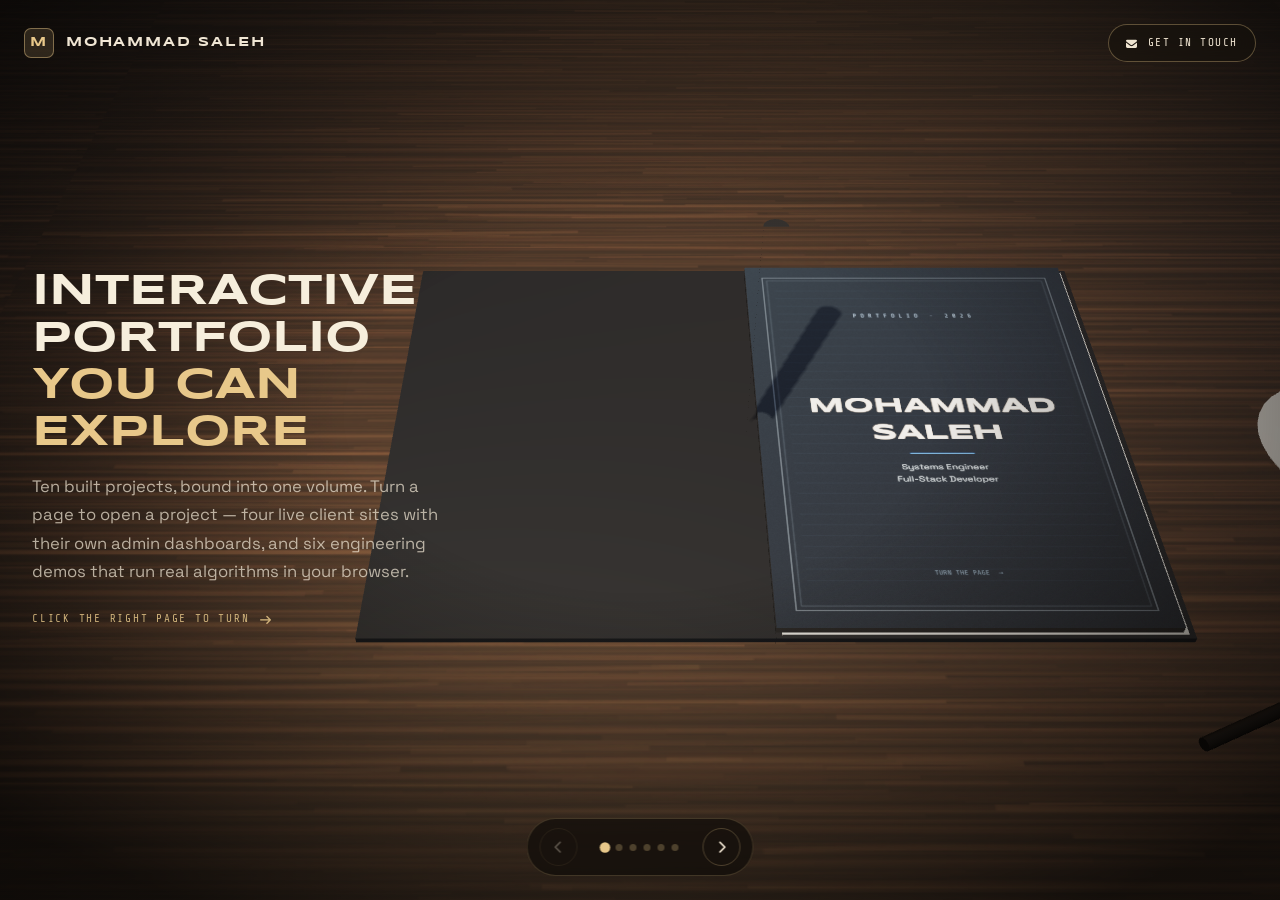
<file: index.html>
<!DOCTYPE html>
<html lang="en">
<head>
<meta charset="UTF-8">
<meta name="viewport" content="width=device-width, initial-scale=1.0">
<title>Mohammad Saleh — Interactive Portfolio</title>
<meta name="description" content="An interactive 3D portfolio you can explore: turn the pages of a book to move through ten built projects — live client sites with admin dashboards, and browser engineering demos.">
<meta name="theme-color" content="#0b0906">
<meta name="color-scheme" content="dark">
<meta property="og:type" content="website">
<meta property="og:title" content="Mohammad Saleh — Interactive Portfolio">
<meta property="og:description" content="Turn the pages of a 3D book to explore ten engineering projects.">

<link rel="stylesheet" href="assets/core.css">
<link rel="stylesheet" href="assets/vendor/fontawesome/css/all.min.css">
<link rel="icon" href="data:image/svg+xml,<svg xmlns='http://www.w3.org/2000/svg' viewBox='0 0 100 100'><rect width='100' height='100' rx='22' fill='%230b0906'/><text y='.92em' x='.5em' font-size='60' text-anchor='middle' fill='%23e8c88a' font-family='monospace' font-weight='bold'>M</text></svg>">

<script type="importmap">
{
  "imports": {
    "three": "/assets/vendor/three/three.module.min.js",
    "three/addons/": "/assets/vendor/three/addons/"
  }
}
</script>

<style>
    /* ======================================================================
       A warmer palette than the rest of the site: this page is a desk, and a
       desk is lit by a lamp.
       ====================================================================== */
    :root {
        --paper: #f3ead8;
        --ink: #0b0906;
        --lamp: #e8c88a;
        --lamp-soft: rgba(232, 200, 138, 0.14);
    }

    html, body { height: 100%; overflow: hidden; }
    body { background: #0b0906; cursor: default; }

    #stage { position: fixed; inset: 0; z-index: 0; }
    #stage canvas { outline: none; }
    #stage.is-over-page { cursor: pointer; }

    /* Darkens the corners so the lit book is the only bright thing. */
    .vignette {
        position: fixed; inset: 0; z-index: 1; pointer-events: none;
        background: radial-gradient(ellipse 72% 62% at 50% 46%, transparent 32%, rgba(5,4,3,0.82) 100%);
    }

    .ui { position: fixed; inset: 0; z-index: 2; pointer-events: none; }
    .ui > * { pointer-events: auto; }

    /* ---------------- top bar ---------------- */
    .topbar {
        position: absolute; inset: var(--space-5) var(--space-5) auto;
        display: flex; align-items: center; justify-content: space-between; gap: var(--space-4);
    }
    .brand {
        display: inline-flex; align-items: center; gap: var(--space-3);
        font-family: var(--font-display); font-size: 13px; font-weight: 700;
        letter-spacing: 0.14em; text-transform: uppercase; color: #f0e6d4; text-decoration: none;
    }
    .brand-mark {
        display: grid; place-items: center; width: 30px; height: 30px;
        border: 1px solid rgba(232,200,138,0.45); border-radius: 7px;
        background: var(--lamp-soft); color: var(--lamp); font-size: 13px;
    }
    .ghost-btn {
        display: inline-flex; align-items: center; gap: var(--space-2);
        padding: 9px 17px; border-radius: 99px;
        border: 1px solid rgba(232,200,138,0.34); background: rgba(20,16,11,0.5);
        backdrop-filter: blur(12px); -webkit-backdrop-filter: blur(12px);
        color: #efe4d1; text-decoration: none; cursor: pointer;
        font-family: var(--font-mono); font-size: 11px;
        letter-spacing: 0.14em; text-transform: uppercase;
        transition: background var(--speed) var(--ease-out), border-color var(--speed) var(--ease-out), color var(--speed) var(--ease-out);
    }
    .ghost-btn:hover { background: var(--lamp); border-color: var(--lamp); color: #18120a; }

    /* ---------------- headline, shown on the cover only ---------------- */
    .intro {
        position: absolute; left: var(--space-6); top: 50%; transform: translateY(-50%);
        max-width: min(420px, 36vw);
        transition: opacity var(--speed-slow) var(--ease-out), transform var(--speed-slow) var(--ease-out);
    }
    .intro.is-hidden { opacity: 0; transform: translateY(-50%) translateX(-26px); pointer-events: none; }
    .intro h1 {
        font-family: var(--font-display); font-weight: 700;
        font-size: clamp(26px, 3.4vw, 46px); line-height: 1.08;
        text-transform: uppercase; color: #f6eeDC; margin-bottom: var(--space-4);
    }
    .intro h1 em { font-style: normal; color: var(--lamp); }
    .intro p { color: rgba(238,228,210,0.72); font-size: var(--step-0); line-height: 1.7; }
    .intro .hint {
        display: inline-flex; align-items: center; gap: 10px; margin-top: var(--space-5);
        font-family: var(--font-mono); font-size: 11px; letter-spacing: 0.16em;
        text-transform: uppercase; color: rgba(232,200,138,0.85);
    }
    .intro .hint i { animation: nudge 1.8s var(--ease-in-out) infinite; }
    @keyframes nudge { 50% { transform: translateX(6px); } }

    /* ---------------- project readout ---------------- */
    .readout {
        position: absolute; right: var(--space-5); top: 50%; transform: translateY(-50%);
        width: min(320px, 34vw); padding: var(--space-5);
        border: 1px solid rgba(232,200,138,0.2); border-radius: var(--radius-md);
        background: rgba(14, 11, 8, 0.72);
        backdrop-filter: blur(18px); -webkit-backdrop-filter: blur(18px);
        box-shadow: 0 24px 60px -30px rgba(0,0,0,0.95);
        opacity: 0; transform: translateY(-50%) translateX(26px); pointer-events: none;
        transition: opacity var(--speed-slow) var(--ease-out), transform var(--speed-slow) var(--ease-out);
    }
    .readout.is-shown { opacity: 1; transform: translateY(-50%) translateX(0); pointer-events: auto; }
    .readout-kicker {
        font-family: var(--font-mono); font-size: 10px; letter-spacing: 0.2em;
        text-transform: uppercase; color: var(--lamp);
    }
    .readout h2 {
        font-family: var(--font-display); font-size: 20px; line-height: 1.2;
        text-transform: uppercase; color: #f6eedc; margin: var(--space-3) 0;
    }
    .readout p { font-size: 13.5px; line-height: 1.7; color: rgba(236,226,208,0.74); }
    .readout-badges { display: flex; flex-wrap: wrap; gap: 6px; margin-top: var(--space-4); }
    .badge {
        display: inline-flex; align-items: center; gap: 6px;
        padding: 4px 11px; border-radius: 99px;
        font-family: var(--font-mono); font-size: 9.5px;
        letter-spacing: 0.12em; text-transform: uppercase;
    }
    .badge.live { background: rgba(61,220,151,0.14); color: #6ff0b4; border: 1px solid rgba(61,220,151,0.35); }
    .badge.admin { background: rgba(255,167,51,0.12); color: #ffc271; border: 1px solid rgba(255,167,51,0.35); }
    .badge.demo { background: rgba(127,188,255,0.12); color: #a8d1ff; border: 1px solid rgba(127,188,255,0.3); }
    .readout-actions { display: flex; flex-direction: column; gap: var(--space-2); margin-top: var(--space-5); }
    .readout-actions .ghost-btn { justify-content: center; }
    .readout-actions .primary { background: var(--lamp); border-color: var(--lamp); color: #18120a; font-weight: 700; }
    .readout-actions .primary:hover { background: #f6dba3; border-color: #f6dba3; }

    /* ---------------- bottom controls ---------------- */
    .controls {
        position: absolute; left: 50%; bottom: var(--space-5); transform: translateX(-50%);
        display: flex; align-items: center; gap: var(--space-3);
        padding: 9px 12px; border-radius: 99px;
        border: 1px solid rgba(232,200,138,0.2); background: rgba(14,11,8,0.68);
        backdrop-filter: blur(16px); -webkit-backdrop-filter: blur(16px);
    }
    .icon-btn {
        display: grid; place-items: center; width: 38px; height: 38px;
        border-radius: 50%; border: 1px solid rgba(232,200,138,0.26);
        background: transparent; color: #efe4d1; cursor: pointer; font-size: 13px;
        transition: background var(--speed) var(--ease-out), color var(--speed) var(--ease-out), border-color var(--speed) var(--ease-out);
    }
    .icon-btn:hover:not(:disabled) { background: var(--lamp); border-color: var(--lamp); color: #18120a; }
    .icon-btn:disabled { opacity: 0.3; cursor: not-allowed; }
    .progress { display: flex; align-items: center; gap: 7px; padding-inline: var(--space-3); }
    .pip {
        width: 7px; height: 7px; border-radius: 50%; padding: 0; border: 0; cursor: pointer;
        background: rgba(232,200,138,0.26);
        transition: background var(--speed) var(--ease-out), transform var(--speed) var(--ease-out);
    }
    .pip:hover { transform: scale(1.4); background: rgba(232,200,138,0.6); }
    .pip.is-current { background: var(--lamp); transform: scale(1.5); }

    /* ---------------- loading ---------------- */
    .boot-screen { background: #0b0906; color: var(--lamp); z-index: 20; }
    .boot-ring { border-color: rgba(232,200,138,0.18); border-top-color: var(--lamp); }

    /* ---------------- responsive ---------------- */
    @media (max-width: 1080px) {
        .intro { max-width: none; left: var(--space-4); right: var(--space-4); top: auto; bottom: 118px; transform: none; }
        .intro.is-hidden { transform: translateY(18px); }
        .readout {
            left: var(--space-4); right: var(--space-4); width: auto;
            top: auto; bottom: 108px; transform: translateY(18px);
            max-height: 40vh; overflow-y: auto;
        }
        .readout.is-shown { transform: translateY(0); }
        .readout-actions { flex-direction: row; }
        .readout-actions .ghost-btn { flex: 1; }
    }
    @media (max-width: 560px) {
        .brand span.full { display: none; }
        .intro h1 { font-size: 23px; }
        .intro p { font-size: 13px; }
    }
</style>
</head>
<body>

<a class="skip-link" href="#contents">Skip to project list</a>

<div class="boot-screen" id="boot">
    <div class="boot-ring"></div>
    <div id="boot-text">Binding the book</div>
    <p class="boot-note" id="boot-note" hidden></p>
</div>

<div id="stage" role="application" aria-label="Interactive 3D portfolio book"></div>
<div class="vignette" aria-hidden="true"></div>

<div class="ui">
    <header class="topbar">
        <a class="brand" href="#contents">
            <span class="brand-mark" aria-hidden="true">M</span>
            <span class="full">Mohammad Saleh</span>
        </a>
        <a class="ghost-btn" href="mailto:mohalisal1@hotmail.com">
            <i class="fas fa-envelope" aria-hidden="true"></i> Get in touch
        </a>
    </header>

    <section class="intro" id="intro">
        <h1>Interactive portfolio<br><em>you can explore</em></h1>
        <p>Ten built projects, bound into one volume. Turn a page to open a project — four live client sites with their own admin dashboards, and six engineering demos that run real algorithms in your browser.</p>
        <span class="hint">Click the right page to turn <i class="fas fa-arrow-right" aria-hidden="true"></i></span>
    </section>

    <aside class="readout" id="readout" aria-live="polite">
        <span class="readout-kicker" id="r-kicker">Project</span>
        <h2 id="r-title">—</h2>
        <p id="r-blurb"></p>
        <div class="readout-badges" id="r-badges"></div>
        <div class="readout-actions">
            <a class="ghost-btn primary" id="r-open" href="#" target="_blank" rel="noopener noreferrer">
                <i class="fas fa-arrow-up-right-from-square" aria-hidden="true"></i> <span id="r-open-label">Open</span>
            </a>
            <button class="ghost-btn" id="r-admin" type="button" hidden>
                <i class="fas fa-lock" aria-hidden="true"></i> About the admin panel
            </button>
        </div>
    </aside>

    <nav class="controls" aria-label="Page navigation">
        <button class="icon-btn" id="btn-prev" type="button" aria-label="Previous page" disabled>
            <i class="fas fa-chevron-left" aria-hidden="true"></i>
        </button>
        <div class="progress" id="progress" role="tablist" aria-label="Jump to a project"></div>
        <button class="icon-btn" id="btn-next" type="button" aria-label="Next page">
            <i class="fas fa-chevron-right" aria-hidden="true"></i>
        </button>
    </nav>
</div>

<!-- A plain, always-present list so the portfolio works without WebGL,
     for search engines, and for anyone using a screen reader. -->
<section id="contents" class="visually-hidden">
    <h2>Projects</h2>
    <ul id="contents-list"></ul>
</section>

<script type="module">
import * as THREE from 'three';
import { Stage, renderSceneFallback, supportsWebGL } from './assets/scene.js';
import { Book, createDesk } from './assets/book.js';
import {
    drawCover, drawBackPage, drawProjectPage, ensureFonts, setPageResolution
} from './assets/page-art.js';

/* ==========================================================================
   PROJECT DATA
   One source of truth: the book pages, the readout panel and the no-WebGL
   list are all generated from this array.
   ========================================================================== */
const PROJECTS = [
    {
        title: "Lily's Designs",
        category: 'E-commerce · Client',
        blurb: 'A storefront for custom invitation cards: a searchable catalogue, a persistent cart and a complete checkout. Built without a framework and localised for Arabic, so the whole layout mirrors under RTL.',
        note: 'Hand-written JS — no framework runtime reaches the customer.',
        tags: ['Vanilla JS', 'Cloudflare Workers', 'RTL / i18n', 'Cart & checkout'],
        art: 'cards', tint: '#ff8ae2', tintSoft: 'rgba(255,138,226,0.16)',
        url: 'https://lily-s-designs.mohalisal1.workers.dev',
        live: true, admin: true,
        adminNote: 'Protected sign-in, product management, order queue and a sales overview.'
    },
    {
        title: 'Al-Neran Restaurant',
        category: 'Restaurant · Client',
        blurb: 'A digital menu and ordering system covering both sides of the counter: customers order online for delivery, and staff raise dine-in orders from the same catalogue, with everything landing in one kitchen queue.',
        note: 'One order pipeline serves both the web storefront and the in-house terminal.',
        tags: ['Online ordering', 'Dine-in orders', 'Admin dashboard', 'Cloudflare Workers'],
        art: 'restaurant', tint: '#ff8a3d', tintSoft: 'rgba(255,138,61,0.17)',
        url: 'https://alneran.mohalisal1.workers.dev/',
        live: true, admin: true,
        adminNote: 'Menu editor, live order board with status changes, and daily sales figures behind a protected login.'
    },
    {
        title: 'Rootsym',
        category: 'Education · Client',
        blurb: 'A platform for engineering courses and consulting: structured course modules, enrolment, and a booking path for one-to-one engineering consultations.',
        note: 'Course catalogue and bookings share one content model, so a change lands in both.',
        tags: ['Courses', 'Consulting', 'Admin dashboard', 'Cloudflare Workers'],
        art: 'courses', tint: '#3ddc97', tintSoft: 'rgba(61,220,151,0.15)',
        url: 'https://rootsym.mohalisal1.workers.dev',
        live: true, admin: true,
        adminNote: 'Protected dashboard for course content, enrolments and consultation requests.'
    },
    {
        title: 'EduTech Platform',
        category: 'Full-stack · Client',
        blurb: 'A learning management system with live sessions, rule-based gamification and progress analytics. Multi-role access separates what students, tutors and administrators can each reach.',
        note: 'Engineered with native RTL and internationalisation from the first commit.',
        tags: ['React', 'Firebase', 'Node', 'RTL / i18n'],
        art: 'platform', tint: '#7fbcff', tintSoft: 'rgba(127,188,255,0.15)',
        url: 'https://tuition-platform.mohalisal1.workers.dev/',
        live: true, admin: true,
        adminNote: 'Role-gated administration for users, course content and progress reporting.'
    },
    {
        title: 'WebGL Particle Engine',
        category: 'Graphics · GPU',
        blurb: '120,000 points morphing between five parametric surfaces — Fibonacci sphere, DNA double helix, trefoil torus knot, spiral galaxy and a line lattice — interpolated entirely in the vertex shader.',
        note: 'One draw call. Zero per-frame CPU work across 120,000 points.',
        tags: ['Three.js', 'GLSL', 'BufferGeometry'],
        art: 'particles', tint: '#4d9fff', tintSoft: 'rgba(77,159,255,0.15)',
        url: 'webgl.html', live: false, admin: false
    },
    {
        title: 'Smart Factory SCADA',
        category: 'Industrial · Simulation',
        blurb: 'A digital twin of an assembly line: three articulated robot cells working a live conveyor while the dashboard computes real OEE — Availability × Performance × Quality — from the parts actually produced.',
        note: 'Emergency-stop and maintenance states the KPI maths genuinely respects.',
        tags: ['OEE maths', 'Three.js', 'Canvas 2D'],
        art: 'factory', tint: '#ffa733', tintSoft: 'rgba(255,167,51,0.15)',
        url: 'factory.html', live: false, admin: false
    },
    {
        title: 'Logistics Optimizer',
        category: 'Operations research',
        blurb: "Dijkstra's shortest path over a weighted freight network, animated one relaxation at a time. Optimise for cost, time or distance, then close a lane and watch the route re-solve.",
        note: 'Binary min-heap priority queue — O((V + E) log V), measured on screen.',
        tags: ['Dijkstra', 'Min-heap', 'Canvas 2D'],
        art: 'graph', tint: '#b58cff', tintSoft: 'rgba(181,140,255,0.15)',
        url: 'logistics.html', live: false, admin: false
    },
    {
        title: 'IoT Automotive Twin',
        category: 'Hardware · Web Bluetooth',
        blurb: 'An OBD-II diagnostic bench that pairs with a real ELM327 adapter over Web Bluetooth, or runs a physics sandbox instead. Canvas gauges, a signal oscilloscope and a procedural 3D ECU that heats with engine speed.',
        note: 'Decodes CAN-BUS PIDs to physical units; synthesises engine audio from RPM.',
        tags: ['Web Bluetooth', 'Web Audio', 'Three.js'],
        art: 'telemetry', tint: '#ff5470', tintSoft: 'rgba(255,84,112,0.15)',
        url: 'iot.html', live: false, admin: false
    },
    {
        title: 'FinTech Telemetry',
        category: 'Real-time data',
        blurb: 'A trading dashboard on a live exchange websocket, with a reconnection strategy that backs off exponentially and falls through to a local simulation so the panel never sits blank behind a firewall.',
        note: 'Interactive security-posture scorer and a streaming ledger view.',
        tags: ['WebSockets', 'Chart.js', 'REST'],
        art: 'market', tint: '#4fe3ea', tintSoft: 'rgba(79,227,234,0.14)',
        url: 'fintech.html', live: false, admin: false
    },
    {
        title: 'Engineering Sync Room',
        category: 'Collaboration · CAD',
        blurb: 'A shared blueprint canvas with a measuring tool reporting true Euclidean distance in millimetres, beside a gearbox whose teeth are generated from the involute equation and actually mesh.',
        note: 'Pitch-radius centre distance and half-tooth phase offset, so the mesh is correct.',
        tags: ['Involute geometry', 'Canvas 2D', 'Three.js'],
        art: 'gears', tint: '#9bb4d4', tintSoft: 'rgba(155,180,212,0.14)',
        url: 'webrtc.html', live: false, admin: false
    }
];

/* --- the no-WebGL / screen-reader list ---------------------------------- */
document.getElementById('contents-list').innerHTML = PROJECTS.map(p =>
    `<li><a href="${p.url}">${p.title}</a> — ${p.blurb}</li>`
).join('');

const boot = document.getElementById('boot');
const bootText = document.getElementById('boot-text');
const bootNote = document.getElementById('boot-note');

function failBoot(message) {
    boot.classList.add('has-error');
    bootText.textContent = 'WebGL unavailable';
    bootNote.hidden = false;
    bootNote.textContent = message;
    renderSceneFallback(document.getElementById('stage'), message);
    // Fall back to the plain list, which is already in the document.
    const list = document.getElementById('contents');
    list.classList.remove('visually-hidden');
    list.style.cssText = 'position:relative;z-index:30;max-width:760px;margin:0 auto;padding:120px 24px 60px;color:#e9dfcd;';
    document.querySelector('.vignette')?.remove();
    document.querySelectorAll('.intro, .readout, .controls').forEach(el => el.remove());
    document.body.style.overflow = 'auto';
    boot.style.position = 'absolute';
}

/* ==========================================================================
   SCENE
   ========================================================================== */
class PortfolioBook {
    constructor() {
        const isSmall = window.innerWidth < 900;
        setPageResolution(isSmall ? 0.6 : 1);

        this.stage = new Stage(document.getElementById('stage'), {
            fov: 38, far: 160, exposure: 1.05, background: 0x0b0906
        });
        this.stage.controls.enabled = false;        // the camera is directed, not orbited

        this.#light();
        this.stage.scene.add(createDesk(44));
        this.#props();

        this.book = new Book({ width: 3.15, height: 4.45, segments: isSmall ? 24 : 40 });
        this.book.group.rotation.x = -Math.PI / 2;  // lay the book flat on the desk
        this.book.group.position.y = 0.055;
        this.stage.scene.add(this.book.group);

        this.raycaster = new THREE.Raycaster();
        this.pointer = new THREE.Vector2(-5, -5);
        this.parallax = { x: 0, y: 0, tx: 0, ty: 0 };
        this.hoverSide = 0;

        this.#buildPages();
        this.#frameCamera(isSmall);
        this.#bindUI();

        this.book.onPageChange(state => this.#renderReadout(state));
        this.#renderReadout(this.book.getVisible());

        this.stage.onFrame((delta) => this.#tick(delta));
        this.stage.start();
    }

    /* --------------------- lighting --------------------- */
    #light() {
        const scene = this.stage.scene;
        scene.add(new THREE.AmbientLight(0xffd9a8, 0.34));

        // Desk lamp: warm, high and slightly to the left.
        const lamp = new THREE.SpotLight(0xffe4bb, 210, 40, Math.PI / 4.2, 0.62, 1.5);
        lamp.position.set(-3.2, 11, 6.2);
        lamp.target.position.set(0.9, 0, 0.1);
        lamp.castShadow = true;
        lamp.shadow.mapSize.set(2048, 2048);
        lamp.shadow.bias = -0.0006;
        lamp.shadow.normalBias = 0.022;
        lamp.shadow.camera.near = 1;
        lamp.shadow.camera.far = 30;
        scene.add(lamp, lamp.target);
        this.lamp = lamp;

        // Cool bounce from the room, so the shadow side is not dead black.
        const bounce = new THREE.DirectionalLight(0x7f94c4, 0.8);
        bounce.position.set(7, 4, -6);
        scene.add(bounce);

        // A soft kicker along the page edges.
        const rim = new THREE.DirectionalLight(0xffc98a, 0.75);
        rim.position.set(2, 3, -8);
        scene.add(rim);
    }

    /** A pen and a coffee cup, for scale and to sell the desk. */
    #props() {
        const scene = this.stage.scene;
        const metal = new THREE.MeshStandardMaterial({ color: 0x8e9aa8, metalness: 0.9, roughness: 0.3 });
        const dark = new THREE.MeshStandardMaterial({ color: 0x15110d, metalness: 0.4, roughness: 0.6 });
        const ceramic = new THREE.MeshStandardMaterial({ color: 0xe9e3d8, roughness: 0.42, metalness: 0.05 });
        const coffee = new THREE.MeshStandardMaterial({ color: 0x2a160c, roughness: 0.25, metalness: 0.1 });

        const pen = new THREE.Group();
        const body = new THREE.Mesh(new THREE.CylinderGeometry(0.052, 0.052, 1.5, 18), dark);
        const nib = new THREE.Mesh(new THREE.ConeGeometry(0.052, 0.22, 18), metal);
        body.rotation.z = Math.PI / 2;
        nib.rotation.z = -Math.PI / 2;
        nib.position.x = 0.86;
        pen.add(body, nib);
        pen.position.set(3.7, 0.055, 2.9);
        pen.rotation.y = 0.42;
        pen.traverse(o => { o.castShadow = true; });
        scene.add(pen);

        const cup = new THREE.Group();
        const mug = new THREE.Mesh(new THREE.CylinderGeometry(0.46, 0.38, 0.6, 32, 1, true), ceramic);
        mug.material.side = THREE.DoubleSide;
        const base = new THREE.Mesh(new THREE.CircleGeometry(0.38, 32), ceramic);
        base.rotation.x = -Math.PI / 2;
        base.position.y = -0.3;
        const brew = new THREE.Mesh(new THREE.CircleGeometry(0.42, 32), coffee);
        brew.rotation.x = -Math.PI / 2;
        brew.position.y = 0.2;
        const saucer = new THREE.Mesh(new THREE.CylinderGeometry(0.78, 0.74, 0.05, 36), ceramic);
        saucer.position.y = -0.28;
        cup.add(mug, base, brew, saucer);
        cup.position.set(5.2, 0.33, 0.2);
        cup.traverse(o => { o.castShadow = true; o.receiveShadow = true; });
        scene.add(cup);
    }

    /* --------------------- pages --------------------- */
    #toTexture(canvas) {
        const tex = new THREE.CanvasTexture(canvas);
        tex.colorSpace = THREE.SRGBColorSpace;
        tex.anisotropy = Math.min(8, this.stage.renderer.capabilities.getMaxAnisotropy());
        tex.generateMipmaps = true;
        tex.minFilter = THREE.LinearMipmapLinearFilter;
        return tex;
    }

    #buildPages() {
        // Sheet 0 front is the cover; the last sheet's back closes the volume.
        // Everything in between is two projects per sheet.
        const pages = [
            { kind: 'cover' },
            ...PROJECTS.map((p, i) => ({ kind: 'project', project: p, number: i + 1 })),
            { kind: 'contact' }
        ];

        for (let i = 0; i < pages.length; i += 2) {
            const front = pages[i];
            const back = pages[i + 1] ?? { kind: 'blank' };
            this.book.addSheet(
                this.#toTexture(this.#drawPage(front)),
                this.#toTexture(this.#drawPage(back)),
                { front, back }
            );
        }
    }

    #drawPage(page) {
        if (page.kind === 'cover') return drawCover();
        if (page.kind === 'contact') return drawBackPage();
        if (page.kind === 'project') return drawProjectPage(page.project, page.number);
        return drawCover();
    }

    /* --------------------- camera --------------------- */
    #frameCamera(isSmall) {
        this.isSmall = isSmall;
        // `lookAt` sits at screen centre, so moving it left pushes the book
        // right. The cover wants room for the headline; an open project wants
        // room for the readout panel on the other side.
        this.shiftCover = isSmall ? 0 : -1.05;
        this.shiftOpen = isSmall ? 0 : 0.85;
        this.shift = this.shiftCover;
        this.shiftTarget = this.shiftCover;

        // A portrait phone has a very narrow horizontal field of view, so a
        // fixed distance crops the spread. Widen the lens there and solve the
        // distance from the viewport instead of hard-coding it.
        this.stage.camera.fov = isSmall ? 50 : 38;
        this.cameraHome = new THREE.Vector3(0, 7.6, 7.5);
        // Aim in front of the book on phones so it rides above the headline
        // and the page controls rather than behind them.
        this.lookAt = new THREE.Vector3(this.shift, 0, isSmall ? 2.45 : 0.2);

        this.fitCamera();
        window.addEventListener('resize', () => this.fitCamera());
    }

    /**
     * Solves the camera distance by actually projecting the book's corners and
     * backing off until every one of them lands inside the viewport.
     *
     * A closed-form fit from field of view alone is not enough here: the book
     * is a flat rectangle tilted away from the camera, so its near edge is
     * much closer than its centre and projects wider than any single
     * "distance to the object" would predict. Iterating on the real projection
     * handles that, and any aspect ratio, elevation or lateral shift, without
     * special cases.
     */
    fitCamera() {
        const cam = this.stage.camera;
        const el = this.stage.container;
        if (el.clientHeight > 0) cam.aspect = el.clientWidth / el.clientHeight;
        cam.updateProjectionMatrix();

        // Book extents plus a little air, including the height a turning page
        // reaches as it arcs over the spine.
        const corners = [
            new THREE.Vector3(-3.35, 0, -2.45), new THREE.Vector3(3.35, 0, -2.45),
            new THREE.Vector3(-3.35, 0, 2.45), new THREE.Vector3(3.35, 0, 2.45),
            new THREE.Vector3(0, 0.75, -2.45), new THREE.Vector3(0, 0.75, 2.45)
        ];

        const elevation = this.isSmall ? 1.02 : 0.79;   // radians above the desk
        const sinE = Math.sin(elevation), cosE = Math.cos(elevation);

        // Fit for whichever framing pushes the book furthest off centre.
        let required = 5;
        for (const shift of [this.shiftCover, this.shiftOpen]) {
            let distance = 6;
            for (let step = 0; step < 48; step++) {
                cam.position.set(shift, sinE * distance, cosE * distance);
                cam.lookAt(shift, 0, this.lookAt.z);
                cam.updateMatrixWorld(true);

                let worst = 0;
                for (const corner of corners) {
                    const ndc = corner.clone().project(cam);
                    worst = Math.max(worst, Math.abs(ndc.x), Math.abs(ndc.y));
                }
                if (worst > 0.93) distance *= 1.04;
                else if (worst < 0.86) distance *= 0.985;
                else break;
            }
            required = Math.max(required, distance);
        }

        this.cameraHome.y = sinE * required;
        this.cameraHome.z = cosE * required;
        cam.position.set(this.shift, this.cameraHome.y, this.cameraHome.z);
        cam.lookAt(this.lookAt);
    }

    /* --------------------- interaction --------------------- */
    #bindUI() {
        const stageEl = document.getElementById('stage');

        stageEl.addEventListener('pointermove', (e) => {
            const r = stageEl.getBoundingClientRect();
            this.pointer.x = ((e.clientX - r.left) / r.width) * 2 - 1;
            this.pointer.y = -((e.clientY - r.top) / r.height) * 2 + 1;
            // Parallax is deliberately tiny: the desk should breathe, not sway.
            this.parallax.tx = this.pointer.x * 0.5;
            this.parallax.ty = this.pointer.y * 0.28;
        });

        stageEl.addEventListener('pointerleave', () => {
            this.pointer.set(-5, -5);
            this.parallax.tx = 0;
            this.parallax.ty = 0;
        });

        stageEl.addEventListener('click', () => {
            if (this.hoverSide > 0) this.book.next();
            else if (this.hoverSide < 0) this.book.prev();
        });

        // Wheel turns pages, with a cooldown so one flick is one page.
        let wheelLock = 0;
        stageEl.addEventListener('wheel', (e) => {
            e.preventDefault();
            const now = performance.now();
            if (now < wheelLock) return;
            wheelLock = now + 420;
            if (e.deltaY > 0) this.book.next(); else this.book.prev();
        }, { passive: false });

        // Swipe on touch.
        let startX = null;
        stageEl.addEventListener('touchstart', (e) => { startX = e.touches[0].clientX; }, { passive: true });
        stageEl.addEventListener('touchend', (e) => {
            if (startX === null) return;
            const dx = e.changedTouches[0].clientX - startX;
            if (Math.abs(dx) > 42) { dx < 0 ? this.book.next() : this.book.prev(); }
            startX = null;
        }, { passive: true });

        document.addEventListener('keydown', (e) => {
            if (e.key === 'ArrowRight' || e.key === 'PageDown') { e.preventDefault(); this.book.next(); }
            if (e.key === 'ArrowLeft' || e.key === 'PageUp') { e.preventDefault(); this.book.prev(); }
            if (e.key === 'Home') { e.preventDefault(); this.book.goTo(0); }
            if (e.key === 'End') { e.preventDefault(); this.book.goTo(this.book.sheets.length); }
        });

        document.getElementById('btn-next').addEventListener('click', () => this.book.next());
        document.getElementById('btn-prev').addEventListener('click', () => this.book.prev());

        // One pip per sheet, for jumping straight to a spread.
        const progress = document.getElementById('progress');
        progress.innerHTML = this.book.sheets
            .map((_, i) => `<button class="pip" type="button" role="tab" data-sheet="${i}" aria-label="Go to spread ${i + 1}"></button>`)
            .join('');
        progress.addEventListener('click', (e) => {
            const pip = e.target.closest('.pip');
            if (pip) this.book.goTo(Number(pip.dataset.sheet));
        });

        document.getElementById('r-admin').addEventListener('click', () => {
            const note = this.currentProject?.adminNote;
            if (note) {
                const el = document.getElementById('r-blurb');
                el.textContent = note;
                el.style.color = '#ffc271';
            }
        });
    }

    /* --------------------- readout --------------------- */
    #renderReadout(state) {
        const page = state.right ?? state.left;
        const isCover = !page || page.kind === 'cover';

        document.getElementById('intro').classList.toggle('is-hidden', !isCover);
        const readout = document.getElementById('readout');
        readout.classList.toggle('is-shown', !isCover);
        this.shiftTarget = isCover ? this.shiftCover : this.shiftOpen;

        document.getElementById('btn-prev').disabled = state.index <= 0;
        document.getElementById('btn-next').disabled = state.index >= state.total;

        for (const pip of document.querySelectorAll('.pip')) {
            pip.classList.toggle('is-current', Number(pip.dataset.sheet) === Math.min(state.index, state.total - 1));
        }

        if (isCover || page.kind === 'contact') {
            this.currentProject = null;
            if (page?.kind === 'contact') {
                readout.classList.add('is-shown');
                document.getElementById('r-kicker').textContent = 'End of volume';
                document.getElementById('r-title').textContent = "Let's build something";
                document.getElementById('r-blurb').textContent = 'Available for engineering roles and selected freelance work.';
                document.getElementById('r-blurb').style.color = '';
                document.getElementById('r-badges').innerHTML = '';
                const open = document.getElementById('r-open');
                open.href = 'mailto:mohalisal1@hotmail.com';
                open.removeAttribute('target');
                document.getElementById('r-open-label').textContent = 'Email me';
                document.getElementById('r-admin').hidden = true;
            }
            return;
        }

        const p = page.project;
        this.currentProject = p;

        document.getElementById('r-kicker').textContent = p.category;
        document.getElementById('r-title').textContent = p.title;
        const blurb = document.getElementById('r-blurb');
        blurb.textContent = p.blurb;
        blurb.style.color = '';

        const badges = [];
        if (p.live) badges.push('<span class="badge live"><i class="fas fa-circle" style="font-size:5px"></i> Live site</span>');
        if (p.admin) badges.push('<span class="badge admin"><i class="fas fa-lock"></i> Admin dashboard</span>');
        if (!p.live) badges.push('<span class="badge demo"><i class="fas fa-play"></i> Interactive demo</span>');
        document.getElementById('r-badges').innerHTML = badges.join('');

        const open = document.getElementById('r-open');
        open.href = p.url;
        if (p.live) open.setAttribute('target', '_blank'); else open.removeAttribute('target');
        document.getElementById('r-open-label').textContent = p.live ? 'Visit the site' : 'Launch the demo';

        document.getElementById('r-admin').hidden = !p.admin;
    }

    /* --------------------- frame --------------------- */
    #tick(delta) {
        this.book.update(delta);

        // Hover test against only the two visible pages.
        this.raycaster.setFromCamera(this.pointer, this.stage.camera);
        const hits = this.raycaster.intersectObjects(this.book.pickTargets, false);
        const side = hits.length && !this.book.isTurning ? this.book.sideOf(hits[0]) : 0;

        if (side !== this.hoverSide) {
            this.hoverSide = side;
            const el = document.getElementById('stage');
            el.classList.toggle('is-over-page', side !== 0);
            this.book.setHover(side);
        }

        // Ease the camera toward the parallax target.
        this.parallax.x += (this.parallax.tx - this.parallax.x) * Math.min(1, delta * 2.6);
        this.parallax.y += (this.parallax.ty - this.parallax.y) * Math.min(1, delta * 2.6);
        // Ease the lateral framing between the cover and open-project layouts.
        this.shift += (this.shiftTarget - this.shift) * Math.min(1, delta * 2.4);
        this.lookAt.x = this.shift;

        this.stage.camera.position.set(
            this.shift + this.parallax.x,
            this.cameraHome.y + this.parallax.y * 0.6,
            this.cameraHome.z - this.parallax.y * 0.5
        );
        this.stage.camera.lookAt(this.lookAt);
    }
}

/* ==========================================================================
   BOOT
   ========================================================================== */
if (!supportsWebGL()) {
    failBoot('This portfolio renders a 3D book and needs hardware-accelerated WebGL. The full project list is below.');
} else {
    try {
        // Fonts first: pages are drawn into canvases, and canvas text cannot
        // re-render itself once a web font arrives late.
        await ensureFonts();
        window.portfolio = new PortfolioBook();
        requestAnimationFrame(() => setTimeout(() => {
            boot.classList.add('is-done');
            setTimeout(() => { boot.hidden = true; }, 520);
        }, 280));
    } catch (err) {
        console.error('Portfolio failed to start:', err);
        failBoot('The 3D context could not be created on this device. The full project list is below.');
    }
}
</script>
</body>
</html>
</file>
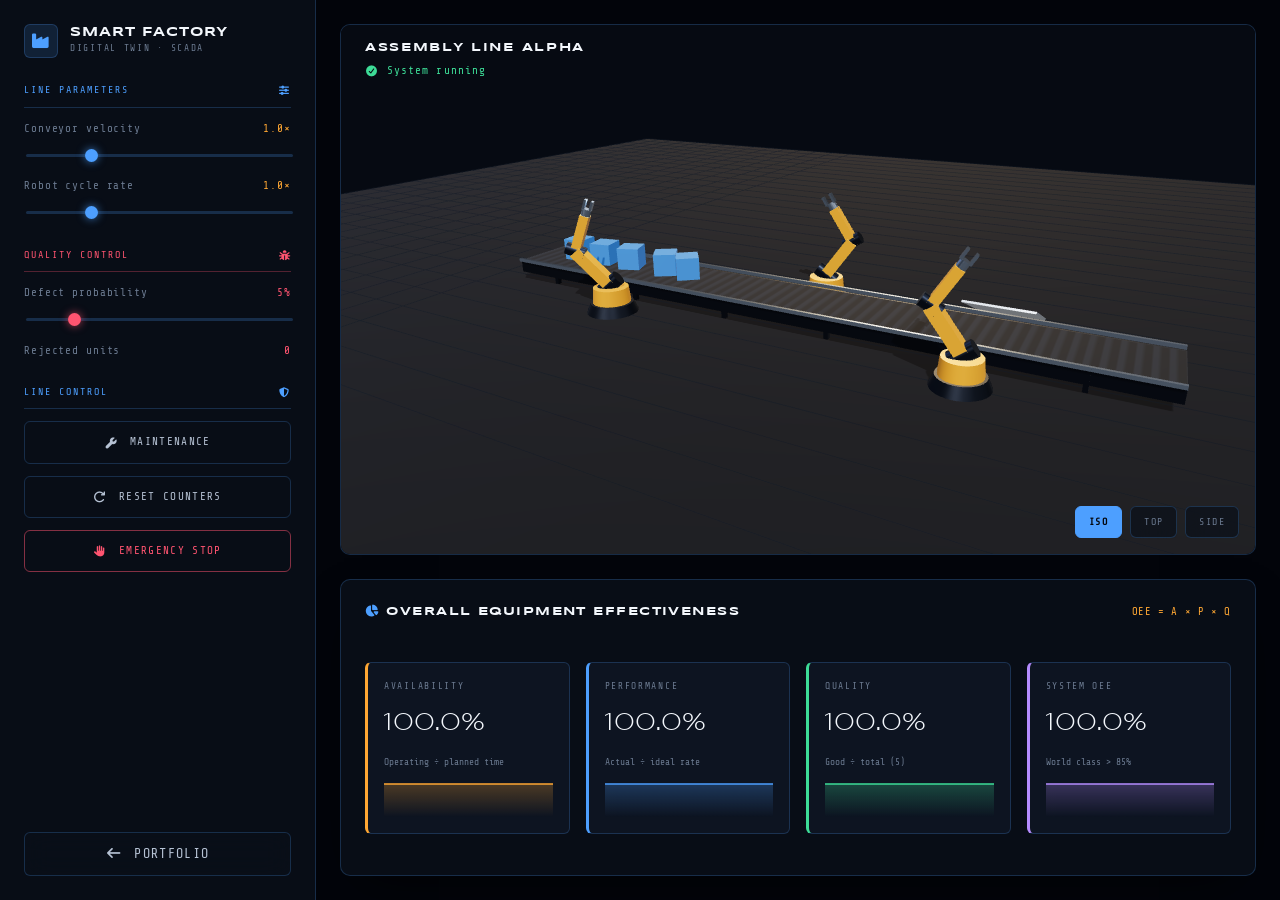
<file: factory.html>
<!DOCTYPE html>
<html lang="en">
<head>
<meta charset="UTF-8">
<meta name="viewport" content="width=device-width, initial-scale=1.0">
<title>ENG.MOHAMMAD | Smart Factory SCADA</title>
<meta name="description" content="An industrial digital twin: three articulated robot cells on a live conveyor, driving a real-time OEE calculation (Availability x Performance x Quality) with emergency-stop and maintenance states.">
<meta name="theme-color" content="#04070d">

<link rel="stylesheet" href="assets/core.css">
<link rel="stylesheet" href="assets/vendor/fontawesome/css/all.min.css">

<script type="importmap">
{
  "imports": {
    "three": "/assets/vendor/three/three.module.min.js",
    "three/addons/": "/assets/vendor/three/addons/"
  }
}
</script>

<style>
    body { height: 100vh; display: flex; overflow: hidden; background: var(--surface-sunken); }

    /* ---------------- control column ---------------- */
    .sidebar {
        width: 316px; flex-shrink: 0; display: flex; flex-direction: column;
        gap: var(--space-5); padding: var(--space-5);
        background: var(--surface-panel); border-right: 1px solid var(--accent-line);
        overflow-y: auto;
    }
    .brand { display: flex; align-items: center; gap: var(--space-3); }
    .brand-mark {
        display: grid; place-items: center; width: 34px; height: 34px; flex-shrink: 0;
        border: 1px solid var(--accent-line); border-radius: var(--radius-sm);
        background: var(--accent-dim); color: var(--accent);
    }
    .brand h1 { font-family: var(--font-display); font-size: 13px; letter-spacing: 0.08em; text-transform: uppercase; }
    .brand p { font-family: var(--font-mono); font-size: 9.5px; letter-spacing: 0.18em; text-transform: uppercase; color: var(--text-muted); }

    .group { display: flex; flex-direction: column; gap: var(--space-3); }
    .group-head {
        display: flex; align-items: center; justify-content: space-between;
        font-family: var(--font-mono); font-size: 10px; letter-spacing: 0.2em;
        text-transform: uppercase; color: var(--accent);
        padding-bottom: var(--space-2); border-bottom: 1px solid var(--accent-line);
    }
    .group-head.is-alert { color: var(--alert); border-bottom-color: rgba(255,84,112,0.3); }

    .field-row {
        display: flex; justify-content: space-between; align-items: baseline;
        font-family: var(--font-mono); font-size: 11px; color: var(--text-muted); letter-spacing: 0.08em;
    }
    .field-row b { color: var(--highlight); font-weight: 400; font-variant-numeric: tabular-nums; }
    .field-row b.is-alert { color: var(--alert); }

    input[type=range] {
        -webkit-appearance: none; appearance: none; width: 100%; height: 3px; margin-top: 6px;
        background: var(--accent-line); border-radius: 99px; outline: none; cursor: pointer;
    }
    input[type=range]::-webkit-slider-thumb {
        -webkit-appearance: none; appearance: none; width: 13px; height: 13px; border-radius: 50%;
        background: var(--accent); cursor: pointer; box-shadow: 0 0 8px rgba(77,159,255,0.7);
    }
    input[type=range]::-moz-range-thumb {
        width: 13px; height: 13px; border: 0; border-radius: 50%;
        background: var(--accent); cursor: pointer; box-shadow: 0 0 8px rgba(77,159,255,0.7);
    }
    input[type=range]:disabled { opacity: 0.35; cursor: not-allowed; }
    input#sim-defect::-webkit-slider-thumb { background: var(--alert); box-shadow: 0 0 8px rgba(255,84,112,0.7); }
    input#sim-defect::-moz-range-thumb { background: var(--alert); box-shadow: 0 0 8px rgba(255,84,112,0.7); }

    .sys-btn {
        width: 100%; padding: 11px; border-radius: var(--radius-sm); cursor: pointer;
        border: 1px solid var(--accent-line); background: transparent; color: var(--text-body);
        font-family: var(--font-mono); font-size: 11px; letter-spacing: 0.12em; text-transform: uppercase;
        display: flex; align-items: center; justify-content: center; gap: var(--space-3);
        transition: all var(--speed) var(--ease-out);
    }
    .sys-btn:hover { border-color: var(--accent); background: var(--accent-dim); color: var(--text-strong); }
    .sys-btn.is-on { background: var(--highlight); border-color: var(--highlight); color: #04070d; font-weight: 700; }
    .sys-btn.estop { border-color: rgba(255,84,112,0.5); color: var(--alert); }
    .sys-btn.estop:hover { background: rgba(255,84,112,0.12); border-color: var(--alert); color: var(--alert); }
    .sys-btn.estop.is-on { background: var(--alert); border-color: var(--alert); color: #fff; }

    .sidebar .back-link { margin-top: auto; justify-content: center; }

    /* ---------------- main stage ---------------- */
    .stage-col { flex: 1; display: flex; flex-direction: column; min-width: 0; padding: var(--space-5); gap: var(--space-5); overflow-y: auto; }

    .twin {
        position: relative; flex: 1 1 auto; min-height: 330px;
        border: 1px solid var(--accent-line); border-radius: var(--radius-md);
        overflow: hidden; background: #060a12;
    }
    #twin-canvas { position: absolute; inset: 0; }

    .twin-hud { position: absolute; top: var(--space-4); left: var(--space-5); pointer-events: none; }
    .twin-hud h2 { font-family: var(--font-display); font-size: 12px; letter-spacing: 0.14em; text-transform: uppercase; }
    .status {
        display: inline-flex; align-items: center; gap: var(--space-2); margin-top: 7px;
        font-family: var(--font-mono); font-size: 11px; letter-spacing: 0.1em; color: var(--signal);
    }
    .status.is-warn { color: var(--highlight); }
    .status.is-alert { color: var(--alert); }

    .cam-bar { position: absolute; bottom: var(--space-4); right: var(--space-4); display: flex; gap: var(--space-2); }
    .cam-btn {
        padding: 7px 13px; border: 1px solid var(--accent-line); border-radius: var(--radius-sm);
        background: var(--surface-glass); backdrop-filter: blur(10px); -webkit-backdrop-filter: blur(10px);
        color: var(--text-muted); font-family: var(--font-mono); font-size: 10px;
        letter-spacing: 0.14em; cursor: pointer; transition: all var(--speed) var(--ease-out);
    }
    .cam-btn:hover { color: var(--text-strong); border-color: var(--accent); }
    .cam-btn[aria-pressed="true"] { background: var(--accent); border-color: var(--accent); color: #04070d; font-weight: 700; }

    /* Red wash while the line is in emergency stop. */
    .alarm {
        position: absolute; inset: 0; pointer-events: none; opacity: 0;
        transition: opacity var(--speed) var(--ease-out);
        box-shadow: inset 0 0 120px rgba(255,84,112,0.45);
        border: 1px solid transparent;
    }
    .alarm.is-active { opacity: 1; border-color: var(--alert); animation: alarmPulse 1.6s ease-in-out infinite; }
    @keyframes alarmPulse { 50% { opacity: 0.45; } }

    /* ---------------- OEE dashboard ---------------- */
    .oee { flex-shrink: 0; padding: var(--space-5); }
    .oee-head { display: flex; flex-wrap: wrap; gap: var(--space-3); justify-content: space-between; align-items: baseline; margin-bottom: var(--space-5); }
    .oee-head h2 { font-family: var(--font-display); font-size: 12px; letter-spacing: 0.12em; text-transform: uppercase; }
    .formula { font-family: var(--font-mono); font-size: 10.5px; color: var(--highlight); letter-spacing: 0.06em; }

    .kpi-grid { display: grid; grid-template-columns: repeat(auto-fit, minmax(170px, 1fr)); gap: var(--space-4); }
    .kpi {
        padding: var(--space-4); border-radius: var(--radius-sm);
        background: var(--surface-raised); border: 1px solid var(--accent-line);
        border-left: 3px solid var(--kpi, var(--accent));
    }
    .kpi dt { font-family: var(--font-mono); font-size: 9.5px; letter-spacing: 0.18em; text-transform: uppercase; color: var(--text-muted); }
    .kpi dd { margin: 8px 0 2px; font-family: var(--font-display); font-size: 25px; color: var(--text-strong); font-variant-numeric: tabular-nums; }
    .kpi small { font-family: var(--font-mono); font-size: 9.5px; color: var(--text-muted); }
    .spark { margin-top: 10px; height: 34px; }
    .spark canvas { width: 100%; height: 100%; }

    /* ---------------- responsive ---------------- */
    @media (max-width: 1080px) {
        body { flex-direction: column; height: auto; overflow-y: auto; }
        .sidebar { width: 100%; border-right: 0; border-bottom: 1px solid var(--accent-line); }
        .sidebar .back-link { margin-top: var(--space-4); }
        .twin { height: 54vh; min-height: 300px; }
        .stage-col { padding: var(--space-4); }
    }
</style>
</head>
<body>

<a class="skip-link" href="#oee">Skip to OEE dashboard</a>

<!-- ======================= CONTROL COLUMN ======================= -->
<aside class="sidebar">
    <div class="brand">
        <span class="brand-mark"><i class="fas fa-industry" aria-hidden="true"></i></span>
        <div>
            <h1>Smart Factory</h1>
            <p>Digital twin &middot; SCADA</p>
        </div>
    </div>

    <div class="group">
        <div class="group-head"><span>Line parameters</span><i class="fas fa-sliders-h" aria-hidden="true"></i></div>
        <div>
            <div class="field-row"><label for="sim-speed">Conveyor velocity</label><b id="val-speed">1.0&times;</b></div>
            <input type="range" id="sim-speed" min="0.4" max="3" step="0.1" value="1">
        </div>
        <div>
            <div class="field-row"><label for="sim-robot">Robot cycle rate</label><b id="val-robot">1.0&times;</b></div>
            <input type="range" id="sim-robot" min="0.4" max="3" step="0.1" value="1">
        </div>
    </div>

    <div class="group">
        <div class="group-head is-alert"><span>Quality control</span><i class="fas fa-bug" aria-hidden="true"></i></div>
        <div>
            <div class="field-row"><label for="sim-defect">Defect probability</label><b id="val-defect" class="is-alert">5%</b></div>
            <input type="range" id="sim-defect" min="0" max="30" step="1" value="5">
        </div>
        <div class="field-row"><span>Rejected units</span><b id="val-bad-count" class="is-alert">0</b></div>
    </div>

    <div class="group">
        <div class="group-head"><span>Line control</span><i class="fas fa-shield-halved" aria-hidden="true"></i></div>
        <button class="sys-btn" id="btn-maint" type="button" aria-pressed="false">
            <i class="fas fa-wrench" aria-hidden="true"></i> Maintenance
        </button>
        <button class="sys-btn" id="btn-reset" type="button">
            <i class="fas fa-redo" aria-hidden="true"></i> Reset counters
        </button>
        <button class="sys-btn estop" id="btn-estop" type="button" aria-pressed="false">
            <i class="fas fa-hand-paper" aria-hidden="true"></i> Emergency stop
        </button>
    </div>

    <a href="index.html" class="back-link"><i class="fas fa-arrow-left" aria-hidden="true"></i> Portfolio</a>
</aside>

<!-- ======================= MAIN STAGE ======================= -->
<main class="stage-col">

    <section class="twin" id="twin-wrap">
        <div id="twin-canvas" role="img" aria-label="3D view of a robotic assembly line"></div>
        <div class="twin-hud">
            <h2>Assembly line Alpha</h2>
            <p class="status" id="hud-status"><i class="fas fa-check-circle" aria-hidden="true"></i> System running</p>
        </div>
        <div class="cam-bar" role="group" aria-label="Camera presets">
            <button class="cam-btn" id="cam-iso" type="button" aria-pressed="true">ISO</button>
            <button class="cam-btn" id="cam-top" type="button" aria-pressed="false">TOP</button>
            <button class="cam-btn" id="cam-side" type="button" aria-pressed="false">SIDE</button>
        </div>
        <div class="alarm" id="alarm"></div>
    </section>

    <section class="oee panel" id="oee">
        <div class="oee-head">
            <h2><i class="fas fa-chart-pie" aria-hidden="true" style="color:var(--accent)"></i> Overall Equipment Effectiveness</h2>
            <span class="formula">OEE = A &times; P &times; Q</span>
        </div>
        <div class="kpi-grid">
            <dl class="kpi" style="--kpi: var(--highlight)">
                <dt>Availability</dt><dd id="kpi-a">100.0%</dd>
                <small>Operating &divide; planned time</small>
                <div class="spark"><canvas id="chart-a"></canvas></div>
            </dl>
            <dl class="kpi" style="--kpi: var(--accent)">
                <dt>Performance</dt><dd id="kpi-p">100.0%</dd>
                <small>Actual &divide; ideal rate</small>
                <div class="spark"><canvas id="chart-p"></canvas></div>
            </dl>
            <dl class="kpi" style="--kpi: var(--signal)">
                <dt>Quality</dt><dd id="kpi-q">100.0%</dd>
                <small>Good &divide; total (<span id="total-parts">0</span>)</small>
                <div class="spark"><canvas id="chart-q"></canvas></div>
            </dl>
            <dl class="kpi" style="--kpi: #b58cff">
                <dt>System OEE</dt><dd id="kpi-oee">100.0%</dd>
                <small>World class &gt; 85%</small>
                <div class="spark"><canvas id="chart-oee"></canvas></div>
            </dl>
        </div>
    </section>

</main>

<script type="module">
/**
 * ==========================================================================
 * SMART FACTORY DIGITAL TWIN
 * ==========================================================================
 * Three layers, kept deliberately separate:
 *   FactoryScene  — the 3D twin. Knows about geometry and motion, nothing else.
 *   Sparkline     — a dependency-free trend strip for the KPI cards.
 *   SCADAController — the process model: spawns parts, runs the clock and
 *                     computes OEE. It drives the scene; the scene never
 *                     reaches back into it.
 */

import * as THREE from 'three';
import { Stage, renderSceneFallback, supportsWebGL } from './assets/scene.js';

/* ==========================================================================
   1. 3D DIGITAL TWIN
   ========================================================================== */

/** Industrial palette, shared by every mesh in the cell. */
const MATERIALS = {
    robotShell: new THREE.MeshStandardMaterial({ color: 0xf5a524, metalness: 0.25, roughness: 0.42 }),
    robotJoint: new THREE.MeshStandardMaterial({ color: 0x27303f, metalness: 0.85, roughness: 0.3 }),
    steel:      new THREE.MeshStandardMaterial({ color: 0x8a97a8, metalness: 0.92, roughness: 0.26 }),
    darkSteel:  new THREE.MeshStandardMaterial({ color: 0x1b2330, metalness: 0.7, roughness: 0.45 }),
    belt:       new THREE.MeshStandardMaterial({ color: 0x14181f, metalness: 0.1, roughness: 0.85 }),
    floor:      new THREE.MeshStandardMaterial({ color: 0x0a0f18, metalness: 0.0, roughness: 0.95 }),
    partGood:   new THREE.MeshStandardMaterial({ color: 0x4d9fff, metalness: 0.3, roughness: 0.35 }),
    partBad:    new THREE.MeshStandardMaterial({ color: 0xff5470, metalness: 0.3, roughness: 0.35,
                                                 emissive: 0xff2244, emissiveIntensity: 0.55 })
};

/** One 4-axis robot cell: turret, shoulder, elbow, wrist and a gripper. */
class RobotCell {
    constructor(x, z, facing) {
        this.group = new THREE.Group();
        this.group.position.set(x, 0, z);
        this.group.rotation.y = facing;
        this.stationX = x;

        const add = (parent, geo, mat, pos, rot) => {
            const mesh = new THREE.Mesh(geo, mat);
            if (pos) mesh.position.set(...pos);
            if (rot) mesh.rotation.set(...rot);
            mesh.castShadow = true;
            mesh.receiveShadow = true;
            parent.add(mesh);
            return mesh;
        };

        // Pedestal bolted to the floor.
        add(this.group, new THREE.CylinderGeometry(0.95, 1.15, 0.45, 32), MATERIALS.darkSteel, [0, 0.22, 0]);

        // Turret rotates about Y; everything above it follows.
        this.turret = new THREE.Group();
        this.turret.position.y = 0.45;
        this.group.add(this.turret);
        add(this.turret, new THREE.CylinderGeometry(0.78, 0.85, 0.7, 32), MATERIALS.robotShell, [0, 0.35, 0]);

        // Shoulder pivot (about Z) carrying the upper arm.
        this.shoulder = new THREE.Group();
        this.shoulder.position.y = 0.8;
        this.turret.add(this.shoulder);
        add(this.shoulder, new THREE.CylinderGeometry(0.34, 0.34, 1.0, 24), MATERIALS.robotJoint, [0, 0, 0], [0, 0, Math.PI / 2]);

        const upperLen = 2.1;
        const upper = add(this.shoulder, new THREE.BoxGeometry(0.52, upperLen, 0.62), MATERIALS.robotShell, [0, upperLen / 2, 0]);
        upper.geometry.translate(0, 0, 0);

        // Elbow sits at the far end of the upper arm.
        this.elbow = new THREE.Group();
        this.elbow.position.y = upperLen;
        this.shoulder.add(this.elbow);
        add(this.elbow, new THREE.CylinderGeometry(0.28, 0.28, 0.84, 24), MATERIALS.robotJoint, [0, 0, 0], [0, 0, Math.PI / 2]);

        const foreLen = 1.7;
        add(this.elbow, new THREE.BoxGeometry(0.4, foreLen, 0.46), MATERIALS.robotShell, [0, foreLen / 2, 0]);

        // Wrist + two-finger gripper.
        this.wrist = new THREE.Group();
        this.wrist.position.y = foreLen;
        this.elbow.add(this.wrist);
        add(this.wrist, new THREE.CylinderGeometry(0.2, 0.2, 0.42, 20), MATERIALS.steel, [0, 0.1, 0]);
        this.fingerL = add(this.wrist, new THREE.BoxGeometry(0.1, 0.44, 0.3), MATERIALS.steel, [-0.19, 0.48, 0]);
        this.fingerR = add(this.wrist, new THREE.BoxGeometry(0.1, 0.44, 0.3), MATERIALS.steel, [0.19, 0.48, 0]);

        // Tool-point light: bright while the cell is working a part.
        this.toolLight = new THREE.PointLight(0x9fd4ff, 0, 5, 2);
        this.toolLight.position.set(0, 0.75, 0);
        this.wrist.add(this.toolLight);

        // Rest pose.
        this.pose = { shoulder: -0.5, elbow: 1.1, turret: 0 };
        this.#applyPose();
        this.phase = 0;
    }

    #applyPose() {
        this.shoulder.rotation.z = this.pose.shoulder;
        this.elbow.rotation.z = this.pose.elbow;
        this.turret.rotation.y = this.pose.turret;
    }

    /**
     * Drives the arm toward a target pose. When a part is inside the cell's
     * working window the arm reaches for it and the tool lights up; otherwise
     * it returns to a slow idle sweep.
     * @param {number} delta seconds since the previous frame
     * @param {object|null} part the part being serviced, if any
     * @param {number} rate robot cycle-rate multiplier
     * @param {number} time elapsed seconds
     */
    update(delta, part, rate, time) {
        const damp = Math.min(1, delta * 4 * rate);
        let target;

        if (part) {
            this.phase += delta * 2.4 * rate;
            const dip = Math.sin(this.phase) * 0.5 + 0.5;       // 0..1 work stroke
            target = {
                shoulder: -0.34 - dip * 0.46,
                elbow: 0.72 + dip * 0.42,
                // Track the part as it slides past the station.
                turret: THREE.MathUtils.clamp((part.mesh.position.x - this.stationX) * 0.32, -0.7, 0.7)
            };
            this.toolLight.intensity += (5.5 - this.toolLight.intensity) * damp;
            const grip = 0.19 - dip * 0.05;
            this.fingerL.position.x += (-grip - this.fingerL.position.x) * damp;
            this.fingerR.position.x += (grip - this.fingerR.position.x) * damp;
        } else {
            this.phase = 0;
            target = {
                shoulder: -0.62,
                elbow: 1.18,
                turret: Math.sin(time * 0.5 + this.stationX) * 0.32
            };
            this.toolLight.intensity += (0 - this.toolLight.intensity) * damp;
            this.fingerL.position.x += (-0.19 - this.fingerL.position.x) * damp;
            this.fingerR.position.x += (0.19 - this.fingerR.position.x) * damp;
        }

        this.pose.shoulder += (target.shoulder - this.pose.shoulder) * damp;
        this.pose.elbow += (target.elbow - this.pose.elbow) * damp;
        this.pose.turret += (target.turret - this.pose.turret) * damp;
        this.#applyPose();
    }

    /** Folds the arm to a safe parked pose when the line is stopped. */
    park(delta) {
        const damp = Math.min(1, delta * 3);
        this.pose.shoulder += (-1.05 - this.pose.shoulder) * damp;
        this.pose.elbow += (1.9 - this.pose.elbow) * damp;
        this.pose.turret += (0 - this.pose.turret) * damp;
        this.toolLight.intensity += (0 - this.toolLight.intensity) * damp;
        this.#applyPose();
    }
}

class FactoryScene {
    static BELT_START = -13;
    static BELT_END = 13;
    static REJECT_X = 7;

    constructor(container) {
        this.stage = new Stage(container, { fov: 42, far: 200, exposure: 1.05, background: 0x060a12 });
        this.stage.addStudioLights({ key: 2.1, fill: 0.5, rim: 1.3, shadowArea: 22 });
        this.stage.controls.minDistance = 12;
        this.stage.controls.maxDistance = 70;
        this.stage.controls.maxPolarAngle = Math.PI / 2.05;

        this.parts = [];
        this.robots = [];
        this.conveyorSpeed = 1;
        this.robotSpeed = 1;
        this.isPaused = false;

        // One geometry shared by every part: allocating per spawn leaked GPU memory.
        this.partGeometry = new THREE.BoxGeometry(1.05, 1.05, 1.05);

        this.#buildFloor();
        this.#buildConveyor();
        this.#buildCells();
        this.setCamera('iso', true);

        this.stage.onFrame((delta, elapsed) => this.#update(delta, elapsed));
        this.stage.start();
    }

    #buildFloor() {
        const floor = new THREE.Mesh(new THREE.PlaneGeometry(90, 90), MATERIALS.floor);
        floor.rotation.x = -Math.PI / 2;
        floor.position.y = -0.02;
        floor.receiveShadow = true;
        this.stage.scene.add(floor);

        const grid = new THREE.GridHelper(90, 45, 0x1d4e7a, 0x121a26);
        grid.material.transparent = true;
        grid.material.opacity = 0.45;
        this.stage.scene.add(grid);
    }

    #buildConveyor() {
        const length = FactoryScene.BELT_END - FactoryScene.BELT_START + 4;
        const centre = (FactoryScene.BELT_START + FactoryScene.BELT_END) / 2;

        const frame = new THREE.Mesh(new THREE.BoxGeometry(length, 0.55, 3.4), MATERIALS.darkSteel);
        frame.position.set(centre, 0.72, 0);
        frame.castShadow = true; frame.receiveShadow = true;
        this.stage.scene.add(frame);

        // Belt surface, scrolled by offsetting a repeating texture each frame.
        this.beltTexture = this.#makeBeltTexture();
        const beltMat = new THREE.MeshStandardMaterial({ map: this.beltTexture, roughness: 0.8, metalness: 0.05 });
        const belt = new THREE.Mesh(new THREE.BoxGeometry(length, 0.08, 2.9), beltMat);
        belt.position.set(centre, 1.02, 0);
        belt.receiveShadow = true;
        this.stage.scene.add(belt);

        // Side rails and legs.
        for (const z of [-1.75, 1.75]) {
            const rail = new THREE.Mesh(new THREE.BoxGeometry(length, 0.16, 0.14), MATERIALS.steel);
            rail.position.set(centre, 1.1, z);
            rail.castShadow = true;
            this.stage.scene.add(rail);
        }
        for (let x = FactoryScene.BELT_START; x <= FactoryScene.BELT_END; x += 5) {
            for (const z of [-1.3, 1.3]) {
                const leg = new THREE.Mesh(new THREE.BoxGeometry(0.2, 0.9, 0.2), MATERIALS.darkSteel);
                leg.position.set(x, 0.45, z);
                leg.castShadow = true;
                this.stage.scene.add(leg);
            }
        }

        // Reject chute the defective parts are pushed down.
        const chute = new THREE.Mesh(new THREE.BoxGeometry(3, 0.1, 3.6), MATERIALS.steel);
        chute.position.set(FactoryScene.REJECT_X + 1.2, 0.72, -3.4);
        chute.rotation.x = -0.42;
        chute.receiveShadow = true;
        this.stage.scene.add(chute);
    }

    /** Draws the belt's tread pattern once into a repeating canvas texture. */
    #makeBeltTexture() {
        const c = document.createElement('canvas');
        c.width = 64; c.height = 64;
        const ctx = c.getContext('2d');
        ctx.fillStyle = '#14181f'; ctx.fillRect(0, 0, 64, 64);
        ctx.fillStyle = '#1e242e';
        for (let i = 0; i < 64; i += 16) ctx.fillRect(i, 0, 7, 64);
        const tex = new THREE.CanvasTexture(c);
        tex.wrapS = tex.wrapT = THREE.RepeatWrapping;
        tex.repeat.set(14, 1);
        tex.colorSpace = THREE.SRGBColorSpace;
        return tex;
    }

    #buildCells() {
        // Alternating sides of the line, like a real staffed cell layout.
        const layout = [
            { x: -8, z: 2.9, facing: Math.PI },
            { x: 0, z: -2.9, facing: 0 },
            { x: 8, z: 2.9, facing: Math.PI }
        ];
        for (const cell of layout) {
            const robot = new RobotCell(cell.x, cell.z, cell.facing);
            this.robots.push(robot);
            this.stage.scene.add(robot.group);
        }
    }

    spawnPart(isDefective) {
        if (this.isPaused) return;
        const mesh = new THREE.Mesh(this.partGeometry, isDefective ? MATERIALS.partBad : MATERIALS.partGood);
        mesh.position.set(FactoryScene.BELT_START, 1.6, 0);
        mesh.castShadow = true;
        mesh.receiveShadow = true;
        this.stage.scene.add(mesh);
        this.parts.push({ mesh, isDefective, rejected: false });
    }

    #update(delta, elapsed) {
        if (this.isPaused) {
            for (const robot of this.robots) robot.park(delta);
            return;
        }

        this.beltTexture.offset.x -= delta * this.conveyorSpeed * 0.55;

        for (let i = this.parts.length - 1; i >= 0; i--) {
            const part = this.parts[i];
            part.mesh.position.x += delta * 4.2 * this.conveyorSpeed;
            part.mesh.rotation.y += delta * 0.4;

            // Defective units are diverted onto the chute past the last cell.
            if (part.isDefective && part.mesh.position.x > FactoryScene.REJECT_X) {
                part.rejected = true;
                part.mesh.position.z -= delta * 5;
                part.mesh.position.y -= delta * 2.2;
                part.mesh.rotation.x += delta * 3;
            }

            if (part.mesh.position.x > FactoryScene.BELT_END + 2 || part.mesh.position.y < -3) {
                this.stage.scene.remove(part.mesh);
                this.parts.splice(i, 1);
            }
        }

        for (const robot of this.robots) {
            // A cell services whichever part is inside its working window.
            const part = this.parts.find(p =>
                !p.rejected && Math.abs(p.mesh.position.x - robot.stationX) < 2.4);
            robot.update(delta, part || null, this.robotSpeed, elapsed);
        }
    }

    setCamera(view, instant = false) {
        const presets = {
            // A top view exactly on the Y axis is a gimbal singularity for
            // OrbitControls, so it is nudged off-axis.
            iso: [13, 11.5, 25],
            top: [0.1, 32, 0.1],
            side: [-0.5, 4.5, 28]
        };
        const target = new THREE.Vector3(...(presets[view] || presets.iso));
        this.stage.controls.target.set(0, 1.4, 0);

        if (instant) { this.stage.camera.position.copy(target); return; }

        const start = this.stage.camera.position.clone();
        let t = 0;
        const stop = this.stage.onFrame((delta) => {
            t = Math.min(t + delta / 0.8, 1);
            const eased = 1 - Math.pow(1 - t, 3);
            this.stage.camera.position.lerpVectors(start, target, eased);
            if (t >= 1) stop();
        });
    }

    setEmergencyStop(active) {
        this.isPaused = active;
        this.stage.scene.background = new THREE.Color(active ? 0x180509 : 0x060a12);
    }
}

/* ==========================================================================
   2. SPARKLINE
   ========================================================================== */
class Sparkline {
    constructor(canvasId, color) {
        this.canvas = document.getElementById(canvasId);
        this.ctx = this.canvas?.getContext('2d') ?? null;
        this.color = color;
        this.data = new Array(40).fill(100);
        this.resize();
        if ('ResizeObserver' in window && this.canvas) {
            new ResizeObserver(() => this.resize()).observe(this.canvas.parentElement);
        }
    }

    resize() {
        if (!this.canvas) return;
        const box = this.canvas.parentElement;
        if (!box.clientWidth) return;
        const dpr = Math.min(window.devicePixelRatio || 1, 2);
        this.w = box.clientWidth;
        this.h = box.clientHeight;
        this.canvas.width = Math.round(this.w * dpr);
        this.canvas.height = Math.round(this.h * dpr);
        this.ctx.setTransform(dpr, 0, 0, dpr, 0, 0);
        this.render();
    }

    push(value) { this.data.push(value); this.data.shift(); this.render(); }
    reset() { this.data = new Array(40).fill(100); this.render(); }

    render() {
        if (!this.ctx || !this.w) return;
        const { ctx, w, h } = this;
        const step = w / (this.data.length - 1);
        const y = v => h - (Math.max(0, Math.min(100, v)) / 100) * (h - 2) - 1;

        ctx.clearRect(0, 0, w, h);

        // Filled area, then the line on its own path so the stroke never runs
        // down to the baseline at either end.
        ctx.beginPath();
        ctx.moveTo(0, h);
        this.data.forEach((v, i) => ctx.lineTo(i * step, y(v)));
        ctx.lineTo(w, h);
        ctx.closePath();
        const grad = ctx.createLinearGradient(0, 0, 0, h);
        grad.addColorStop(0, this.color + '44');
        grad.addColorStop(1, this.color + '00');
        ctx.fillStyle = grad;
        ctx.fill();

        ctx.beginPath();
        this.data.forEach((v, i) => i ? ctx.lineTo(i * step, y(v)) : ctx.moveTo(0, y(v)));
        ctx.strokeStyle = this.color;
        ctx.lineWidth = 1.6;
        ctx.lineJoin = 'round';
        ctx.stroke();
    }
}

/* ==========================================================================
   3. SCADA CONTROLLER
   ========================================================================== */
class SCADAController {
    /** Ideal rate the Performance term is measured against: 0.5 parts/second. */
    static IDEAL_RATE = 0.5;

    constructor(scene) {
        this.scene = scene;
        this.state = {
            speed: 1, robotRate: 1, defectRate: 5,
            isRunning: true, isEStop: false, isMaintenance: false,
            totalParts: 0, badParts: 0, plannedTime: 0, runTime: 0
        };

        this.charts = {
            a: new Sparkline('chart-a', '#ffa733'),
            p: new Sparkline('chart-p', '#4d9fff'),
            q: new Sparkline('chart-q', '#3ddc97'),
            oee: new Sparkline('chart-oee', '#b58cff')
        };

        this.#bindInputs();
        this.#bindButtons();
        this.#bindCameras();
        this.#startSpawner();
        this.tickTimer = setInterval(() => this.#tick(), 1000);
    }

    #bindInputs() {
        const speed = document.getElementById('sim-speed');
        const robot = document.getElementById('sim-robot');
        const defect = document.getElementById('sim-defect');

        speed.addEventListener('input', () => {
            this.state.speed = parseFloat(speed.value);
            document.getElementById('val-speed').textContent = this.state.speed.toFixed(1) + '×';
            this.scene.conveyorSpeed = this.state.speed;
            this.#startSpawner();           // spawn interval tracks line speed
        });
        robot.addEventListener('input', () => {
            this.state.robotRate = parseFloat(robot.value);
            document.getElementById('val-robot').textContent = this.state.robotRate.toFixed(1) + '×';
            this.scene.robotSpeed = this.state.robotRate;
        });
        defect.addEventListener('input', () => {
            this.state.defectRate = parseInt(defect.value, 10);
            document.getElementById('val-defect').textContent = this.state.defectRate + '%';
        });
    }

    #bindButtons() {
        document.getElementById('btn-maint').addEventListener('click', () => this.#toggleMaintenance());
        document.getElementById('btn-estop').addEventListener('click', () => this.#toggleEStop());
        document.getElementById('btn-reset').addEventListener('click', () => this.#resetCounters());
    }

    #bindCameras() {
        const views = ['iso', 'top', 'side'];
        for (const view of views) {
            document.getElementById('cam-' + view).addEventListener('click', (e) => {
                for (const other of views) {
                    document.getElementById('cam-' + other).setAttribute('aria-pressed', String(other === view));
                }
                // currentTarget, not target: the click may land on a child node.
                e.currentTarget.blur();
                this.scene.setCamera(view);
            });
        }
    }

    #startSpawner() {
        clearInterval(this.spawnTimer);
        const interval = 2000 / this.state.speed;      // base: one part every 2s
        this.spawnTimer = setInterval(() => {
            if (!this.state.isRunning) return;
            this.state.totalParts++;
            document.getElementById('total-parts').textContent = this.state.totalParts;

            const defective = Math.random() * 100 < this.state.defectRate;
            if (defective) {
                this.state.badParts++;
                document.getElementById('val-bad-count').textContent = this.state.badParts;
            }
            this.scene.spawnPart(defective);
        }, interval);
    }

    #setStatus(text, icon, tone) {
        const el = document.getElementById('hud-status');
        el.innerHTML = `<i class="fas ${icon}" aria-hidden="true"></i> ${text}`;
        el.className = 'status' + (tone ? ' is-' + tone : '');
    }

    #toggleMaintenance() {
        if (this.state.isEStop) return;           // E-stop outranks maintenance
        this.state.isMaintenance = !this.state.isMaintenance;
        const btn = document.getElementById('btn-maint');
        btn.classList.toggle('is-on', this.state.isMaintenance);
        btn.setAttribute('aria-pressed', String(this.state.isMaintenance));

        this.state.isRunning = !this.state.isMaintenance;
        this.scene.isPaused = this.state.isMaintenance;
        if (this.state.isMaintenance) this.#setStatus('Maintenance downtime', 'fa-wrench', 'warn');
        else this.#setStatus('System running', 'fa-check-circle', null);
    }

    #toggleEStop() {
        this.state.isEStop = !this.state.isEStop;
        const btn = document.getElementById('btn-estop');
        btn.classList.toggle('is-on', this.state.isEStop);
        btn.setAttribute('aria-pressed', String(this.state.isEStop));
        document.getElementById('alarm').classList.toggle('is-active', this.state.isEStop);

        for (const id of ['sim-speed', 'sim-robot', 'sim-defect']) {
            document.getElementById(id).disabled = this.state.isEStop;
        }

        if (this.state.isEStop) {
            this.state.isRunning = false;
            this.scene.setEmergencyStop(true);
            this.#setStatus('Emergency stop engaged', 'fa-exclamation-triangle', 'alert');
        } else {
            this.scene.setEmergencyStop(false);
            // Releasing the E-stop must not claim the line is running when it
            // was parked in maintenance before the stop.
            if (this.state.isMaintenance) {
                this.state.isRunning = false;
                this.scene.isPaused = true;
                this.#setStatus('Maintenance downtime', 'fa-wrench', 'warn');
            } else {
                this.state.isRunning = true;
                this.#setStatus('System running', 'fa-check-circle', null);
            }
        }
    }

    #resetCounters() {
        Object.assign(this.state, { totalParts: 0, badParts: 0, plannedTime: 0, runTime: 0 });
        document.getElementById('total-parts').textContent = '0';
        document.getElementById('val-bad-count').textContent = '0';
        for (const chart of Object.values(this.charts)) chart.reset();
        this.#render(100, 100, 100, 100);
    }

    /** One second of process time: advance the clocks, recompute OEE. */
    #tick() {
        this.state.plannedTime++;
        if (this.state.isRunning) this.state.runTime++;

        const { plannedTime, runTime, totalParts, badParts } = this.state;
        const clamp = v => Math.min(Math.max(v, 0), 100);

        // Availability = operating time / planned production time
        const A = plannedTime > 0 ? clamp((runTime / plannedTime) * 100) : 100;

        // Performance = actual rate / ideal rate. Undefined before the first
        // part exists, so it holds at 100 rather than flashing 0%.
        const P = (runTime > 0 && totalParts > 0)
            ? clamp(((totalParts / runTime) / SCADAController.IDEAL_RATE) * 100)
            : 100;

        // Quality = good parts / total parts
        const Q = totalParts > 0 ? clamp(((totalParts - badParts) / totalParts) * 100) : 100;

        this.#render(A, P, Q, (A / 100) * (P / 100) * Q);
    }

    #render(a, p, q, oee) {
        document.getElementById('kpi-a').textContent = a.toFixed(1) + '%';
        document.getElementById('kpi-p').textContent = p.toFixed(1) + '%';
        document.getElementById('kpi-q').textContent = q.toFixed(1) + '%';
        document.getElementById('kpi-oee').textContent = oee.toFixed(1) + '%';
        this.charts.a.push(a); this.charts.p.push(p);
        this.charts.q.push(q); this.charts.oee.push(oee);
    }
}

/* ==========================================================================
   BOOTSTRAP
   ========================================================================== */
const canvasHost = document.getElementById('twin-canvas');
let scene;

if (supportsWebGL()) {
    try {
        scene = new FactoryScene(canvasHost);
    } catch (err) {
        console.warn('Digital twin unavailable:', err);
    }
}

if (!scene) {
    renderSceneFallback(canvasHost, 'The 3D twin needs WebGL. The OEE telemetry below is still live.');
    // Null-object stand-in: the SCADA layer keeps running without the 3D view.
    scene = {
        conveyorSpeed: 1, robotSpeed: 1, isPaused: false,
        spawnPart() {}, setCamera() {}, setEmergencyStop() {}
    };
}

new SCADAController(scene);
</script>
</body>
</html>
</file>
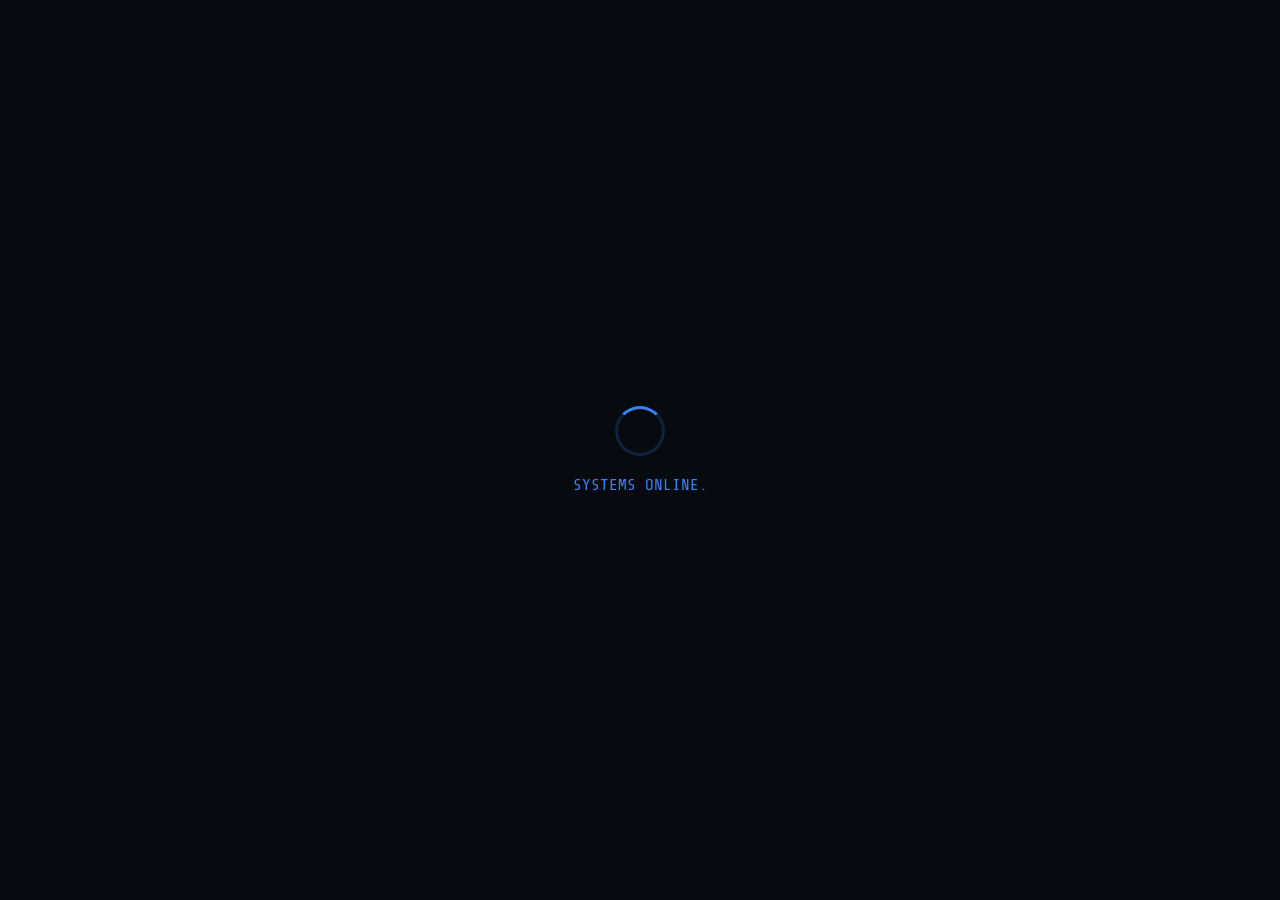
<file: fintech.html>
<!DOCTYPE html>
<html lang="en">
<head>
    <meta charset="UTF-8">
    <meta name="viewport" content="width=device-width, initial-scale=1.0">
    <title>ENG.MOHAMMAD | FinTech Core</title>
    <meta name="description" content="Real-time market telemetry dashboard: live exchange websocket feed, Chart.js visualisation, simulated blockchain ledger and an interactive security-posture scorer.">
    <meta name="theme-color" content="#020406">
    
    <link rel="stylesheet" href="assets/fonts.css">
    <link rel="stylesheet" href="assets/vendor/fontawesome/css/all.min.css">
    <script src="assets/vendor/chartjs/chart.umd.min.js"></script>

    <style>
        :root {
            --bg-dark: #070a0f; --panel-bg: rgba(13, 17, 25, 0.85); --border-color: rgba(74, 144, 226, 0.15);
            --primary: #3b82f6; --success: #10b981; --danger: #ef4444; --text-main: #f8fafc; --text-muted: #64748b;
        }

        * { margin: 0; padding: 0; box-sizing: border-box; }
        body { font-family: 'Space Grotesk', sans-serif; background-color: var(--bg-dark); color: var(--text-main); display: flex; height: 100vh; overflow: hidden; background-image: radial-gradient(circle at top right, rgba(59, 130, 246, 0.05), transparent 40%); }

        /* Sidebar Architecture */
        .sidebar { width: 260px; background: rgba(8, 11, 16, 0.95); border-right: 1px solid var(--border-color); display: flex; flex-direction: column; padding: 30px 20px; z-index: 100; backdrop-filter: blur(20px); }
        .brand { font-size: 22px; font-weight: 700; color: #fff; margin-bottom: 50px; display: flex; align-items: center; gap: 10px; }
        .brand i { color: var(--primary); text-shadow: 0 0 15px rgba(59, 130, 246, 0.5); }
        .nav-item { display: flex; align-items: center; gap: 15px; padding: 15px; color: var(--text-muted); text-decoration: none; border-radius: 10px; transition: 0.3s; margin-bottom: 5px; font-weight: 600; cursor: pointer; border-left: 3px solid transparent; }
        .nav-item:hover, .nav-item.active { background: rgba(59, 130, 246, 0.1); color: var(--primary); border-left-color: var(--primary); }
        .nav-item:focus-visible { outline: 2px solid var(--primary); outline-offset: 2px; }
        .return-btn { margin-top: auto; padding: 15px; text-align: center; border: 1px solid var(--border-color); color: var(--text-muted); border-radius: 10px; text-decoration: none; transition: 0.3s; font-family: 'Share Tech Mono', monospace; font-size: 13px; }
        .return-btn:hover { background: rgba(239, 68, 68, 0.1); color: var(--danger); border-color: var(--danger); }

        /* Main Content */
        .main-content { flex: 1; display: flex; flex-direction: column; height: 100vh; overflow-y: auto; padding: 30px; position: relative; }
        
        /* Views */
        .view-section { display: none; opacity: 0; transition: opacity 0.4s ease; }
        .view-section.active { display: block; opacity: 1; animation: fadeIn 0.5s ease forwards; }
        @keyframes fadeIn { from { opacity: 0; transform: translateY(10px); } to { opacity: 1; transform: translateY(0); } }

        /* Header */
        .top-header { display: flex; justify-content: space-between; align-items: center; margin-bottom: 40px; }
        .header-title h1 { font-size: 28px; font-weight: 700; }
        .header-title p { color: var(--text-muted); font-family: 'Share Tech Mono', monospace; font-size: 13px; margin-top: 5px; }
        .sys-status { display: flex; align-items: center; gap: 10px; background: rgba(16, 185, 129, 0.1); padding: 8px 15px; border-radius: 20px; color: var(--success); font-family: 'Share Tech Mono', monospace; font-size: 12px; border: 1px solid rgba(16, 185, 129, 0.3); }
        .socket-indicator { width: 8px; height: 8px; border-radius: 50%; background: var(--success); box-shadow: 0 0 10px var(--success); animation: blink 1.5s infinite; }

        /* Panels & Cards */
        .telemetry-grid { display: grid; grid-template-columns: repeat(auto-fit, minmax(240px, 1fr)); gap: 25px; margin-bottom: 30px; }
        .stat-card { background: var(--panel-bg); border: 1px solid var(--border-color); border-radius: 16px; padding: 25px; backdrop-filter: blur(10px); position: relative; overflow: hidden; transition: 0.3s; }
        .stat-card:hover { border-color: rgba(74, 144, 226, 0.4); transform: translateY(-3px); }
        .stat-card::before { content: ''; position: absolute; top: 0; left: 0; width: 4px; height: 100%; background: var(--primary); }
        
        .stat-label { color: var(--text-muted); font-size: 13px; text-transform: uppercase; letter-spacing: 1px; margin-bottom: 10px; display: flex; justify-content: space-between; align-items: center; }
        .stat-value { font-size: 32px; font-weight: 700; font-family: 'Share Tech Mono', monospace; transition: color 0.3s; }
        
        .price-up { color: var(--success) !important; text-shadow: 0 0 15px rgba(16, 185, 129, 0.4); }
        .price-down { color: var(--danger) !important; text-shadow: 0 0 15px rgba(239, 68, 68, 0.4); }

        .charts-container { display: grid; grid-template-columns: 2fr 1fr; gap: 25px; margin-bottom: 30px; }
        .chart-panel { background: var(--panel-bg); border: 1px solid var(--border-color); border-radius: 16px; padding: 25px; backdrop-filter: blur(10px); }
        .panel-header { display: flex; justify-content: space-between; margin-bottom: 20px; font-weight: 600; }
        .chart-wrapper { width: 100%; height: 300px; position: relative; }

        /* Tables */
        .table-panel { background: var(--panel-bg); border: 1px solid var(--border-color); border-radius: 16px; padding: 25px; backdrop-filter: blur(10px); height: 100%;}
        table { width: 100%; border-collapse: collapse; text-align: left; }
        th { color: var(--text-muted); padding-bottom: 15px; border-bottom: 1px solid var(--border-color); font-size: 13px; text-transform: uppercase; }
        td { padding: 15px 0; border-bottom: 1px solid rgba(255,255,255,0.02); font-family: 'Share Tech Mono', monospace; font-size: 14px; }
        .tx-hash { color: var(--primary); }
        .badge { padding: 4px 10px; border-radius: 20px; font-size: 11px; font-family: 'Space Grotesk', sans-serif; font-weight: bold; }
        .badge.success { background: rgba(16, 185, 129, 0.1); color: var(--success); border: 1px solid rgba(16, 185, 129, 0.3); }
        .badge.danger { background: rgba(239, 68, 68, 0.1); color: var(--danger); border: 1px solid rgba(239, 68, 68, 0.3); }

        /* Security Toggles View */
        .security-grid { display: grid; grid-template-columns: 1fr 1fr; gap: 25px; }
        .sec-card { background: rgba(0,0,0,0.4); border: 1px solid var(--border-color); padding: 20px; border-radius: 12px; display: flex; justify-content: space-between; align-items: center; }
        .sec-info h4 { font-size: 16px; margin-bottom: 5px; }
        .sec-info p { font-size: 12px; color: var(--text-muted); }
        
        /* Custom Switch */
        .switch { position: relative; display: inline-block; width: 50px; height: 26px; }
        .switch input { opacity: 0; width: 0; height: 0; }
        .slider { position: absolute; cursor: pointer; top: 0; left: 0; right: 0; bottom: 0; background-color: rgba(255,255,255,0.1); transition: .4s; border-radius: 34px; }
        .slider:before { position: absolute; content: ""; height: 18px; width: 18px; left: 4px; bottom: 4px; background-color: white; transition: .4s; border-radius: 50%; }
        input:checked + .slider { background-color: var(--primary); box-shadow: 0 0 15px var(--primary); }
        input:checked + .slider:before { transform: translateX(24px); }

        /* Score Bar */
        .score-container { margin-bottom: 30px; background: rgba(0,0,0,0.5); padding: 20px; border-radius: 12px; border: 1px solid var(--border-color); }
        .score-bar-bg { width: 100%; height: 10px; background: rgba(255,255,255,0.1); border-radius: 10px; margin-top: 10px; overflow: hidden; }
        .score-bar-fill { height: 100%; width: 0%; background: var(--danger); transition: width 0.5s, background 0.5s; }

        /* Live Markets Grid */
        .markets-grid { display: grid; grid-template-columns: repeat(auto-fit, minmax(200px, 1fr)); gap: 15px; }
        .market-item { padding: 15px; border-radius: 10px; border: 1px solid var(--border-color); background: rgba(0,0,0,0.3); }
        .market-pair { font-weight: bold; font-size: 16px; margin-bottom: 10px; }
        .market-price { font-family: 'Share Tech Mono'; font-size: 18px; margin-bottom: 5px; }
        .market-change { font-size: 12px; font-weight: bold; }

        /* Loader */
        #loader { position: fixed; top: 0; left: 0; width: 100%; height: 100%; background: var(--bg-dark); z-index: 9999; display: flex; justify-content: center; align-items: center; flex-direction: column; gap: 20px; color: var(--primary); font-family: 'Share Tech Mono', monospace; font-size: 16px; transition: opacity 0.5s; }
        .spinner { width: 50px; height: 50px; border: 3px solid rgba(59, 130, 246, 0.2); border-top-color: var(--primary); border-radius: 50%; animation: spin 1s linear infinite; }

        @keyframes blink { 0%, 100% { opacity: 1; } 50% { opacity: 0.3; } }
        @keyframes spin { 100% { transform: rotate(360deg); } }

        @media (max-width: 900px) {
            /* The sidebar used to be display:none here, which left phone users with no
               navigation and no way back to the portfolio. Reflow it into a top bar. */
            body { flex-direction: column; height: auto; overflow: auto; }
            .sidebar { width: 100%; flex-direction: row; flex-wrap: wrap; align-items: center; gap: 8px; padding: 15px; border-right: none; border-bottom: 1px solid var(--border-color); }
            .brand { margin-bottom: 0; width: 100%; font-size: 18px; }
            .nav-item { margin-bottom: 0; padding: 10px 12px; font-size: 13px; border-left: none; border-bottom: 3px solid transparent; border-radius: 8px; }
            .nav-item:hover, .nav-item.active { border-left-color: transparent; border-bottom-color: var(--primary); }
            .return-btn { margin-top: 0; margin-left: auto; padding: 10px 12px; }
            .main-content { height: auto; overflow: visible; padding: 20px 15px; }
            .charts-container, .security-grid { grid-template-columns: 1fr; }
            .chart-wrapper { height: 240px; }
            .top-header { flex-direction: column; align-items: flex-start; gap: 15px; }
        }
    </style>
</head>
<body>

    <!-- Preloader -->
    <div id="loader">
        <div class="spinner"></div>
        <div id="loader-text">CONNECTING TO MARKETS...</div>
    </div>

    <!-- Sidebar -->
    <aside class="sidebar">
        <div class="brand"><i class="fas fa-layer-group"></i> FinTech Core</div>
        <a class="nav-item active" role="button" tabindex="0" aria-current="page" data-target="view-dashboard"><i class="fas fa-chart-line"></i> Main Board</a>
        <a class="nav-item" role="button" tabindex="0" data-target="view-markets"><i class="fas fa-globe"></i> Live Markets</a>
        <a class="nav-item" role="button" tabindex="0" data-target="view-transactions"><i class="fas fa-cubes"></i> Blockchain Tx</a>
        <a class="nav-item" role="button" tabindex="0" data-target="view-security"><i class="fas fa-shield-alt"></i> Security Center</a>
        <a class="nav-item" role="button" tabindex="0" data-target="view-api"><i class="fas fa-terminal"></i> API Console</a>
        
        <a href="index.html" class="return-btn"><i class="fas fa-sign-out-alt"></i> DISCONNECT</a>
    </aside>

    <main class="main-content">
        <header class="top-header">
            <div class="header-title">
                <h1>Financial Telemetry</h1>
                <p>NODE: ALPHA-7 | MS: <span id="ping" style="color: var(--success);">12</span></p>
            </div>
            <div class="sys-status"><span class="socket-indicator"></span> SOCKET ACTIVE</div>
        </header>

        <!-- ================= VIEW 1: DASHBOARD ================= -->
        <section id="view-dashboard" class="view-section active">
            <div class="telemetry-grid">
                <div class="stat-card" style="border-left-color: #f59e0b;">
                    <div class="stat-label">Bitcoin (BTC) <i class="fab fa-bitcoin" style="color: #f59e0b;"></i></div>
                    <div class="stat-value" id="dash-btc">SYNCING...</div>
                </div>
                <div class="stat-card" style="border-left-color: #6366f1;">
                    <div class="stat-label">Ethereum (ETH) <i class="fab fa-ethereum" style="color: #6366f1;"></i></div>
                    <div class="stat-value" id="dash-eth">SYNCING...</div>
                </div>
                <div class="stat-card">
                    <div class="stat-label">Transactions/Sec <i class="fas fa-bolt"></i></div>
                    <div class="stat-value"><span id="tps-val">3,492</span></div>
                </div>
            </div>

            <div class="charts-container">
                <div class="chart-panel">
                    <div class="panel-header">Simulated Liquidity Trend</div>
                    <div class="chart-wrapper"><canvas id="mainChart"></canvas></div>
                </div>
                <div class="chart-panel">
                    <div class="panel-header">Network Allocation</div>
                    <div class="chart-wrapper"><canvas id="doughnutChart"></canvas></div>
                </div>
            </div>
        </section>

        <!-- ================= VIEW 2: LIVE MARKETS ================= -->
        <section id="view-markets" class="view-section">
            <div class="table-panel">
                <div class="panel-header">Real-Time Global Market Data (Binance REST API)</div>
                <p style="color: var(--text-muted); font-size: 13px; margin-bottom: 20px;">Fetching 24hr ticker data for top assets natively...</p>
                <div class="markets-grid" id="market-grid-container">
                    <!-- Market Cards Injected by JS -->
                    Loading API Data...
                </div>
            </div>
        </section>

        <!-- ================= VIEW 3: TRANSACTIONS ================= -->
        <section id="view-transactions" class="view-section">
            <div class="table-panel" style="height: 100%;">
                <div class="panel-header">Live Blockchain Ledger (Simulated Stream)</div>
                <div style="overflow-x: auto;">
                    <table>
                        <thead><tr><th>Tx Hash</th><th>Block #</th><th>Type</th><th>Value</th><th>Status</th></tr></thead>
                        <tbody id="tx-table-body">
                            <!-- Populated dynamically -->
                        </tbody>
                    </table>
                </div>
            </div>
        </section>

        <!-- ================= VIEW 4: SECURITY CENTER ================= -->
        <section id="view-security" class="view-section">
            <div class="table-panel">
                <div class="panel-header">System Access & Security Controls</div>
                
                <div class="score-container">
                    <div style="display: flex; justify-content: space-between; font-weight: bold;">
                        <span>Overall Security Score</span>
                        <span id="score-text" style="color: var(--danger);">0% (Vulnerable)</span>
                    </div>
                    <div class="score-bar-bg">
                        <div class="score-bar-fill" id="score-bar"></div>
                    </div>
                </div>

                <div class="security-grid">
                    <div class="sec-card">
                        <div class="sec-info">
                            <h4>2FA Authentication</h4>
                            <p>Require OTP for all withdrawals</p>
                        </div>
                        <label class="switch"><input type="checkbox" class="sec-toggle"><span class="slider"></span></label>
                    </div>
                    <div class="sec-card">
                        <div class="sec-info">
                            <h4>IP Whitelisting</h4>
                            <p>Restrict API access to known IPs</p>
                        </div>
                        <label class="switch"><input type="checkbox" class="sec-toggle"><span class="slider"></span></label>
                    </div>
                    <div class="sec-card">
                        <div class="sec-info">
                            <h4>Anti-Phishing Code</h4>
                            <p>Add secure code to emails</p>
                        </div>
                        <label class="switch"><input type="checkbox" class="sec-toggle"><span class="slider"></span></label>
                    </div>
                    <div class="sec-card">
                        <div class="sec-info">
                            <h4>Encrypted Vault</h4>
                            <p>Cold storage auto-routing</p>
                        </div>
                        <label class="switch"><input type="checkbox" class="sec-toggle"><span class="slider"></span></label>
                    </div>
                </div>
            </div>
        </section>

        <!-- ================= VIEW 5: API CONSOLE ================= -->
        <section id="view-api" class="view-section">
            <div class="table-panel" style="background: #000; height: 100%;">
                <h2 style="color: var(--matrix-green); font-family: 'Share Tech Mono'; font-size: 16px; margin-bottom: 20px;">> LIVE TERMINAL OUTPUT</h2>
                <div id="terminal-output" style="font-family: 'Share Tech Mono', monospace; font-size: 12px; color: #a3a3a3; line-height: 1.8; max-height: 60vh; overflow-y: auto;">
                    <div>&gt; System Boot... OK</div>
                    <div>&gt; Establishing WSS connection...</div>
                </div>
            </div>
        </section>

    </main>

    <script>
        class FinTechArchitecture {
            constructor() {
                this.initSPA();
                // Charts are a CDN dependency; a failure there must not take the rest of
                // the dashboard (and the preloader) down with it.
                try { this.initCharts(); } catch(err) { this.handleChartFailure(err); }
                this.initSimulatorLoop();
                this.initWebSockets();
                this.initLiveMarketsAPI();
                this.initSecurityLogic();
                this.initTxGenerator();
                this.removeLoader();
            }

            // 1. Single Page Application Routing
            initSPA() {
                const navItems = document.querySelectorAll('.nav-item');
                const views = document.querySelectorAll('.view-section');

                const activate = (item) => {
                    const target = item.getAttribute('data-target');
                    navItems.forEach(n => { n.classList.remove('active'); n.removeAttribute('aria-current'); });
                    item.classList.add('active');
                    item.setAttribute('aria-current', 'page');
                    views.forEach(v => {
                        v.classList.remove('active');
                        if(v.id === target) v.classList.add('active');
                    });

                    // Fetch markets fresh when tab is selected
                    if(target === 'view-markets') this.initLiveMarketsAPI();
                    // Chart.js cannot measure a hidden canvas, so re-fit once it is shown.
                    if(target === 'view-dashboard' && this.chart) this.chart.resize();
                };

                navItems.forEach(item => {
                    item.addEventListener('click', (e) => { e.preventDefault(); activate(item); });
                    // These tabs are anchors without an href, so Enter/Space need wiring up.
                    item.addEventListener('keydown', (e) => {
                        if(e.key === 'Enter' || e.key === ' ') { e.preventDefault(); activate(item); }
                    });
                });
            }

            // 2. Real-Time WebSockets (Binance API for Dashboard)
            initWebSockets() {
                this.prevPrice = { BTCUSDT: 0, ETHUSDT: 0 };
                this.wsRetries = 0;
                this.connectSocket();
            }

            connectSocket() {
                const statusEl = document.querySelector('.sys-status');

                let ws;
                try {
                    // Documented combined-stream endpoint. Payloads arrive wrapped as
                    // { stream, data }, which the handler below unwraps.
                    ws = new WebSocket('wss://stream.binance.com:9443/stream?streams=btcusdt@trade/ethusdt@trade');
                } catch (err) {
                    this.startFallbackFeed('socket blocked');
                    return;
                }
                this.ws = ws;

                // If nothing arrives the tiles used to sit on "SYNCING..." forever.
                const openTimeout = setTimeout(() => {
                    if(ws.readyState !== WebSocket.OPEN) { try { ws.close(); } catch(e) {} }
                }, 5000);

                ws.onopen = () => {
                    clearTimeout(openTimeout);
                    this.wsRetries = 0;
                    this.stopFallbackFeed();
                    if(statusEl) {
                        statusEl.innerHTML = '<span class="socket-indicator"></span> SOCKET ACTIVE';
                        statusEl.style.color = ''; statusEl.style.borderColor = ''; statusEl.style.background = ''; statusEl.style.opacity = '1';
                    }
                    this.logTerminal('[WSS] Stream connected: btcusdt@trade, ethusdt@trade');
                };

                ws.onmessage = (event) => {
                    let payload;
                    try { payload = JSON.parse(event.data); } catch(e) { return; }

                    // Combined streams wrap the trade in `data`; raw streams do not.
                    const data = payload.data || payload;
                    const price = parseFloat(data.p);
                    const sym = data.s;
                    if(!sym || !Number.isFinite(price)) return;

                    this.renderPrice(sym, price);
                    if(sym === 'BTCUSDT') this.logTerminal(`[WSS] BTC Traded @ ${price}`);
                };

                ws.onerror = () => { this.logTerminal('[WSS] Socket error'); };

                ws.onclose = () => {
                    clearTimeout(openTimeout);
                    if(statusEl) statusEl.innerHTML = '<span class="socket-indicator" style="background:#f59e0b;box-shadow:0 0 10px #f59e0b;"></span> SOCKET RECONNECTING';

                    // Exponential backoff, capped, then fall back to the local simulator so
                    // the dashboard still demonstrates the pipeline behind a firewall.
                    // Start the local feed straight away so the price tiles never sit on
                    // "SYNCING..." while the backoff runs; a successful reconnect stops it.
                    this.startFallbackFeed('exchange stream unreachable');

                    this.wsRetries++;
                    if(this.wsRetries <= 4) {
                        const wait = Math.min(1000 * Math.pow(2, this.wsRetries - 1), 8000);
                        this.logTerminal(`[WSS] Disconnected. Retry ${this.wsRetries}/4 in ${wait/1000}s`);
                        setTimeout(() => this.connectSocket(), wait);
                    } else {
                        this.logTerminal('[SYS] Reconnect attempts exhausted - staying on local simulation');
                    }
                };
            }

            renderPrice(sym, price) {
                const el = sym === 'BTCUSDT' ? document.getElementById('dash-btc') : document.getElementById('dash-eth');
                if(!el) return;
                el.innerText = '$' + price.toLocaleString('en-US', { minimumFractionDigits: 2, maximumFractionDigits: 2 });
                this.flash(el, price, this.prevPrice[sym]);
                this.prevPrice[sym] = price;
            }

            /** Local random-walk feed used when the exchange socket cannot be reached. */
            startFallbackFeed(reason) {
                if(this.fallbackTimer) return; // already simulating
                const statusEl = document.querySelector('.sys-status');
                if(statusEl) {
                    statusEl.innerHTML = '<span class="socket-indicator" style="background:#f59e0b;box-shadow:0 0 10px #f59e0b;"></span> SIMULATED FEED';
                    statusEl.style.color = '#f59e0b';
                    statusEl.style.borderColor = 'rgba(245, 158, 11, 0.3)';
                    statusEl.style.background = 'rgba(245, 158, 11, 0.1)';
                }
                this.logTerminal(`[SYS] ${reason} - switching to local simulation`);

                let btc = 64000 + Math.random() * 2000;
                let eth = 3100 + Math.random() * 200;

                // Paint once immediately: waiting for the first interval would leave the
                // tiles reading "SYNCING..." for another 1.2s after the switchover.
                const tick = () => {
                    this.renderPrice('BTCUSDT', btc);
                    this.renderPrice('ETHUSDT', eth);
                };
                tick();
                this.fallbackTimer = setInterval(() => {
                    btc = Math.max(1000, btc * (1 + (Math.random() - 0.5) * 0.002));
                    eth = Math.max(100, eth * (1 + (Math.random() - 0.5) * 0.003));
                    tick();
                }, 1200);
            }

            stopFallbackFeed() {
                if(this.fallbackTimer) { clearInterval(this.fallbackTimer); this.fallbackTimer = null; }
            }

            flash(el, curr, prev) {
                if(!prev) return;
                el.classList.remove('price-up', 'price-down');
                void el.offsetWidth;
                if(curr > prev) el.classList.add('price-up');
                else if(curr < prev) el.classList.add('price-down');
                setTimeout(() => el.classList.remove('price-up', 'price-down'), 400);
            }

            /** Renders text as text: exchange payloads must not be parsed as markup. */
            static escape(value) {
                return String(value).replace(/[&<>"']/g, c => ({
                    '&': '&amp;', '<': '&lt;', '>': '&gt;', '"': '&quot;', "'": '&#39;'
                })[c]);
            }

            logTerminal(msg) {
                const term = document.getElementById('terminal-output');
                // One element per line, so trimming removes a whole line rather than a
                // stray text node and leaving its <br> behind.
                term.insertAdjacentHTML('beforeend', `<div>&gt; ${FinTechArchitecture.escape(msg)}</div>`);
                while(term.children.length > 25) term.removeChild(term.firstElementChild);
                term.scrollTop = term.scrollHeight;
            }

            // 3. REST API - Fetch Live Markets (Portfolios Tab)
            async initLiveMarketsAPI() {
                const container = document.getElementById('market-grid-container');
                if(this.marketsLoading) return; // avoid duplicate in-flight requests
                this.marketsLoading = true;
                try {
                    // Binance 24hr ticker REST API
                    const res = await fetch('https://api.binance.com/api/v3/ticker/24hr?symbols=["BTCUSDT","ETHUSDT","SOLUSDT","BNBUSDT","XRPUSDT","ADAUSDT","DOGEUSDT","DOTUSDT"]');
                    if(!res.ok) throw new Error(`HTTP ${res.status}`);
                    const data = await res.json();
                    if(!Array.isArray(data)) throw new Error('Unexpected payload shape');

                    container.innerHTML = ''; // clear loading
                    
                    data.forEach(coin => {
                        const lastPrice = parseFloat(coin.lastPrice);
                        const change = parseFloat(coin.priceChangePercent);
                        if(!Number.isFinite(lastPrice) || !Number.isFinite(change)) return;
                        const price = lastPrice.toLocaleString('en-US', {maximumFractionDigits: 4});
                        const colorClass = change >= 0 ? 'color: var(--success)' : 'color: var(--danger)';
                        const sign = change >= 0 ? '+' : '';
                        
                        const card = `
                            <div class="market-item">
                                <div class="market-pair">${coin.symbol.replace('USDT', ' / USDT')}</div>
                                <div class="market-price">$${price}</div>
                                <div class="market-change" style="${colorClass}">${sign}${change.toFixed(2)}%</div>
                                <div style="font-size: 10px; color: var(--text-muted); margin-top: 5px;">Vol: ${Math.round(parseFloat(coin.volume) || 0).toLocaleString()}</div>
                            </div>
                        `;
                        container.insertAdjacentHTML('beforeend', card);
                    });
                } catch (err) {
                    console.warn('Market data request failed:', err);
                    container.innerHTML = `<div style="color: var(--danger); grid-column: 1 / -1;">
                        API connection failed (${FinTechArchitecture.escape(err.message)}).
                        <button id="market-retry" style="margin-left:12px; background:transparent; border:1px solid var(--danger); color:var(--danger); padding:6px 14px; border-radius:6px; cursor:pointer; font-family:'Share Tech Mono',monospace;">RETRY</button>
                    </div>`;
                    const retry = document.getElementById('market-retry');
                    if(retry) retry.addEventListener('click', () => {
                        container.innerHTML = 'Loading API Data...';
                        this.initLiveMarketsAPI();
                    });
                } finally {
                    this.marketsLoading = false;
                }
            }

            // 4. Interactive Security System
            initSecurityLogic() {
                const toggles = document.querySelectorAll('.sec-toggle');
                const bar = document.getElementById('score-bar');
                const text = document.getElementById('score-text');

                toggles.forEach(toggle => {
                    toggle.addEventListener('change', () => {
                        const activeCount = document.querySelectorAll('.sec-toggle:checked').length;
                        const score = (activeCount / toggles.length) * 100;
                        
                        bar.style.width = `${score}%`;
                        
                        if(score <= 25) { bar.style.background = 'var(--danger)'; text.style.color = 'var(--danger)'; text.innerText = `${Math.round(score)}% (Vulnerable)`; }
                        else if(score <= 75) { bar.style.background = '#f59e0b'; text.style.color = '#f59e0b'; text.innerText = `${Math.round(score)}% (Moderate)`; }
                        else { bar.style.background = 'var(--success)'; text.style.color = 'var(--success)'; text.innerText = `${Math.round(score)}% (Secured)`; }
                        
                        this.logTerminal(`[SEC] Rule updated. Score: ${Math.round(score)}%`);
                    });
                });
            }

            // 5. Blockchain Tx Generator
            initTxGenerator() {
                const tbody = document.getElementById('tx-table-body');
                const types = ['Smart Contract', 'Liquidity Pool', 'P2P Transfer', 'Arbitrage'];
                let blockNum = 18492000;

                setInterval(() => {
                    const hash = '0x' + Math.random().toString(16).slice(2, 14) + '...' + Math.random().toString(16).slice(2, 6);
                    const type = types[Math.floor(Math.random() * types.length)];
                    const val = (Math.random() * 50).toFixed(2);
                    blockNum++;

                    const row = `<tr>
                        <td class="tx-hash">${hash}</td>
                        <td>${blockNum}</td>
                        <td>${type}</td>
                        <td>${val} ETH</td>
                        <td><span class="badge success">CONFIRMED</span></td>
                    </tr>`;
                    
                    tbody.insertAdjacentHTML('afterbegin', row);
                    if(tbody.children.length > 10) tbody.removeChild(tbody.lastChild);
                }, 3000);
            }

            /** Falls back to a readable message when the Chart.js bundle is unavailable. */
            handleChartFailure(err) {
                console.warn('Charts unavailable:', err);
                document.querySelectorAll('.chart-wrapper').forEach(w => {
                    w.innerHTML = '<div style="display:flex;height:100%;min-height:160px;align-items:center;justify-content:center;text-align:center;color:var(--text-muted);font-family:\'Share Tech Mono\', monospace;font-size:12px;">CHART LIBRARY UNAVAILABLE<br>(offline or blocked)</div>';
                });
            }

            /** Header telemetry + the liquidity feed; runs with or without Chart.js. */
            initSimulatorLoop() {
                setInterval(() => {
                    document.getElementById('ping').innerText = Math.floor(Math.random() * (35 - 12 + 1) + 12);
                    document.getElementById('tps-val').innerText = Math.floor(Math.random() * 1000 + 3000).toLocaleString();
                    if(!this.chart) return;
                    const d = this.chart.data.datasets[0].data;
                    d.push(d[d.length - 1] + (Math.random() * 20 - 10)); d.shift();
                    this.chart.update('none');
                }, 2000);
            }

            // 6. Chart.js Setup
            initCharts() {
                if(typeof Chart === 'undefined') throw new Error('Chart.js failed to load');
                Chart.defaults.color = '#64748b'; Chart.defaults.font.family = "'Share Tech Mono', monospace";
                const ctxMain = document.getElementById('mainChart').getContext('2d');
                let grad = ctxMain.createLinearGradient(0, 0, 0, 400);
                grad.addColorStop(0, 'rgba(59, 130, 246, 0.4)'); grad.addColorStop(1, 'rgba(59, 130, 246, 0.0)');

                this.chart = new Chart(ctxMain, {
                    type: 'line',
                    data: { labels: ['0', '1', '2', '3', '4', '5'], datasets: [{ data: [420, 425, 419, 430, 422, 435], borderColor: '#3b82f6', backgroundColor: grad, borderWidth: 2, fill: true, tension: 0.4, pointRadius: 0 }] },
                    options: { responsive: true, maintainAspectRatio: false, plugins: { legend: { display: false } }, scales: { y: { grid: { color: 'rgba(255,255,255,0.03)' } }, x: { grid: { display: false }, ticks: {display: false} } } }
                });

                new Chart(document.getElementById('doughnutChart'), {
                    type: 'doughnut',
                    data: { labels: ['BTC', 'ETH', 'SOL', 'USDT'], datasets: [{ data: [45, 30, 15, 10], backgroundColor: ['#f59e0b', '#6366f1', '#10b981', '#14b8a6'], borderWidth: 0 }] },
                    options: { responsive: true, maintainAspectRatio: false, cutout: '75%', plugins: { legend: { position: 'bottom', labels: { color: '#f8fafc', font: { family: 'Space Grotesk' } } } } }
                });

            }

            removeLoader() {
                const run = () => {
                    setTimeout(() => {
                        const loader = document.getElementById('loader');
                        document.getElementById('loader-text').innerText = "SYSTEMS ONLINE.";
                        setTimeout(() => {
                            loader.style.opacity = '0';
                            setTimeout(() => loader.style.display = 'none', 500);
                        }, 800);
                    }, 1000);
                };
                // If `load` already fired (cache / bfcache restore) the listener would
                // never run and the preloader would cover the page forever.
                if(document.readyState === 'complete') run();
                else window.addEventListener('load', run, { once: true });
            }
        }

        const Engine = new FinTechArchitecture();
    </script>
</body>
</html>
</file>
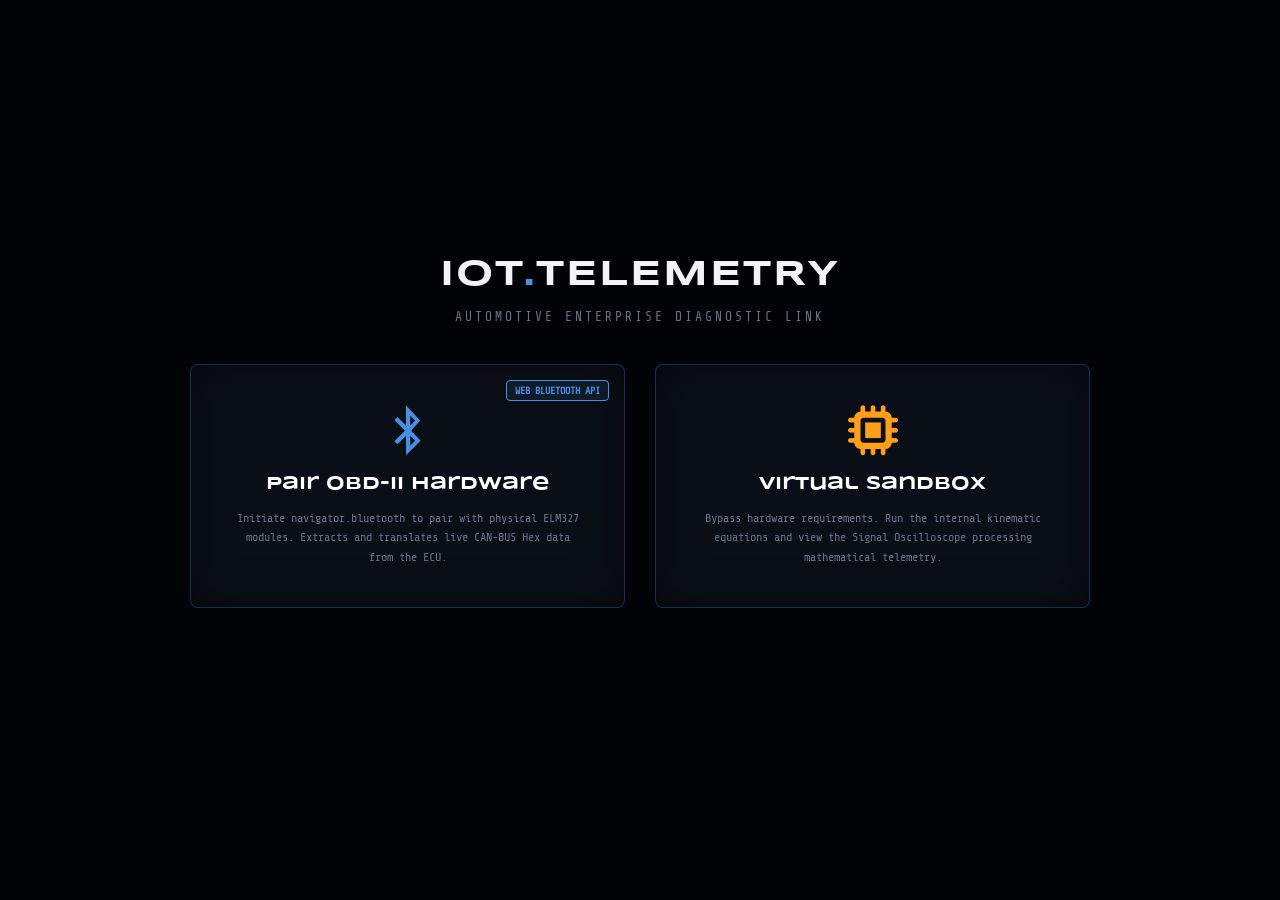
<file: iot.html>
<!DOCTYPE html>
<html lang="en">
<head>
    <meta charset="UTF-8">
    <meta name="viewport" content="width=device-width, initial-scale=1.0, maximum-scale=1.0, user-scalable=no">
    <title>ENG.MOHAMMAD | IoT Automotive Twin</title>
    <meta name="description" content="Web Bluetooth OBD-II diagnostic tool: CAN-BUS telemetry, canvas gauges, signal oscilloscope, DTC fault scanner and a procedural 3D ECU model.">
    <meta name="theme-color" content="#020406">
    
    <link rel="stylesheet" href="assets/fonts.css">
    <link rel="stylesheet" href="assets/vendor/fontawesome/css/all.min.css">
    
    <!-- Core Libraries -->
    <script type="importmap">
    {
      "imports": {
        "three": "/assets/vendor/three/three.module.min.js",
        "three/addons/": "/assets/vendor/three/addons/"
      }
    }
    </script>

    <style>
        /* ==========================================================================
           01. ENTERPRISE CSS ARCHITECTURE
           ========================================================================== */
        :root {
            --bg-deep: #030407; --bg-panel: rgba(12, 16, 24, 0.85); --bg-glass: rgba(15, 20, 30, 0.7);
            --border-core: rgba(74, 144, 226, 0.25); --border-glow: rgba(74, 144, 226, 0.5);
            --primary: #4A90E2; --accent: #FF9F1C; --danger: #ff2a2a; --success: #00ff41;
            --text-main: #f0f4f8; --text-muted: #64748b;
            --font-main: 'Space Grotesk', sans-serif; --font-mono: 'Share Tech Mono', monospace; --font-head: 'Syncopate', sans-serif;
        }

        * { margin: 0; padding: 0; box-sizing: border-box; }
        body { font-family: var(--font-main); background-color: var(--bg-deep); color: var(--text-main); height: 100vh; overflow: hidden; display: flex; }
        ::-webkit-scrollbar { width: 4px; } ::-webkit-scrollbar-track { background: var(--bg-deep); } ::-webkit-scrollbar-thumb { background: var(--primary); }

        .engineering-grid { position: fixed; top: 0; left: 0; width: 100vw; height: 100vh; z-index: -2; background-color: var(--bg-deep); background-image: linear-gradient(rgba(255, 255, 255, 0.02) 1px, transparent 1px), linear-gradient(90deg, rgba(255, 255, 255, 0.02) 1px, transparent 1px); background-size: 30px 30px; }
        .engineering-grid::after { content: ''; position: absolute; top: 0; left: 0; width: 100%; height: 100%; background: radial-gradient(circle at 50% 50%, transparent 0%, var(--bg-deep) 100%); }

        /* ==========================================================================
           02. GATEWAY HUB
           ========================================================================== */
        #gateway-hub { position: fixed; top: 0; left: 0; width: 100vw; height: 100vh; background: rgba(3, 4, 7, 0.98); backdrop-filter: blur(15px); z-index: 99999; display: flex; flex-direction: column; justify-content: center; align-items: center; transition: transform 0.8s cubic-bezier(0.8, 0, 0.2, 1), opacity 0.5s; }
        .gw-title { text-align: center; margin-bottom: 40px; }
        .gw-title h1 { font-family: var(--font-head); font-size: 36px; letter-spacing: 2px; }
        .gw-title span { color: var(--primary); }
        .gw-title p { font-family: var(--font-mono); color: var(--text-muted); font-size: 13px; margin-top: 15px; letter-spacing: 3px; text-transform: uppercase; }

        .split-container { display: flex; gap: 30px; width: 90%; max-width: 900px; }
        .split-card { flex: 1; border: 1px solid var(--border-core); background: var(--bg-glass); border-radius: 8px; padding: 40px; text-align: center; cursor: pointer; transition: 0.3s; position: relative; overflow: hidden; box-shadow: inset 0 0 40px rgba(0,0,0,0.5); }
        .split-card::before { content: ''; position: absolute; top: 0; left: 0; width: 100%; height: 3px; background: var(--primary); transform: scaleX(0); transition: 0.4s; transform-origin: center; }
        .split-card:hover { transform: translateY(-5px); border-color: var(--primary); background: rgba(15, 20, 30, 0.9); }
        .split-card:hover::before { transform: scaleX(1); }
        .split-card i { font-size: 50px; color: var(--primary); margin-bottom: 20px; transition: 0.4s; }
        .split-card:hover i { transform: scale(1.1); text-shadow: 0 0 20px var(--primary); }
        
        .split-card.sim-card i { color: var(--accent); }
        .split-card.sim-card:hover { border-color: var(--accent); }
        .split-card.sim-card::before { background: var(--accent); }
        .split-card.sim-card:hover i { text-shadow: 0 0 20px var(--accent); }

        .split-card h2 { font-family: var(--font-head); font-size: 18px; margin-bottom: 15px; color: #fff; }
        .split-card p { font-size: 12px; color: var(--text-muted); line-height: 1.6; font-family: var(--font-mono); }
        .hw-badge { position: absolute; top: 15px; right: 15px; background: rgba(74, 144, 226, 0.1); color: var(--primary); padding: 4px 8px; border-radius: 4px; font-family: var(--font-mono); font-size: 10px; border: 1px solid var(--primary); font-weight: bold; }
        
        #bt-error-msg { margin-top: 20px; color: var(--danger); font-family: var(--font-mono); font-size: 12px; height: 15px; text-transform: uppercase; letter-spacing: 1px; }

        /* ==========================================================================
           03. MAIN APPLICATION & SIDEBAR
           ========================================================================== */
        #main-app { position: absolute; top: 0; left: 0; width: 100vw; height: 100vh; opacity: 0; visibility: hidden; transition: opacity 0.8s; display: flex; z-index: 10; }
        
        .sidebar { width: 280px; background: rgba(8, 12, 18, 0.95); border-right: 1px solid var(--border-core); display: flex; flex-direction: column; padding: 25px 20px; box-shadow: 5px 0 30px rgba(0,0,0,0.8); backdrop-filter: blur(10px); z-index: 100;}
        .brand { font-family: var(--font-head); font-size: 18px; font-weight: 700; margin-bottom: 30px; color: #fff; display: flex; align-items: center; gap: 10px; border-bottom: 1px solid rgba(255,255,255,0.05); padding-bottom: 20px;}
        .brand span { color: var(--primary); }

        .nav-menu { display: flex; flex-direction: column; gap: 5px; flex: 1; }
        .nav-item { display: flex; align-items: center; gap: 12px; padding: 12px 15px; color: var(--text-muted); font-weight: 600; border-radius: 6px; transition: 0.3s; cursor: pointer; font-size: 12px; border: 1px solid transparent; text-transform: uppercase; font-family: var(--font-mono); letter-spacing: 1px;}
        .nav-item i { width: 18px; text-align: center; font-size: 14px; }
        .nav-item:hover { background: rgba(255,255,255,0.02); color: #fff; }
        .nav-item.active { background: rgba(74, 144, 226, 0.1); color: var(--primary); border-color: rgba(74, 144, 226, 0.2); }

        .sys-controls { margin-top: auto; display: flex; flex-direction: column; gap: 10px; }
        .btn-ignite { background: rgba(255, 51, 51, 0.05); border: 1px solid var(--danger); color: var(--danger); padding: 12px; border-radius: 6px; font-family: var(--font-mono); font-size: 12px; font-weight: bold; cursor: pointer; transition: 0.3s; display: flex; align-items: center; justify-content: center; gap: 10px; width: 100%; text-transform: uppercase; letter-spacing: 1px; }
        .btn-ignite i { font-size: 16px; }
        .btn-exit { display: flex; align-items: center; justify-content: center; gap: 10px; padding: 12px; border: 1px solid var(--border-core); border-radius: 6px; color: var(--text-muted); text-decoration: none; font-family: var(--font-mono); font-size: 12px; text-transform: uppercase; letter-spacing: 1px; transition: 0.3s; }
        .btn-exit:hover { color: var(--primary); border-color: var(--primary); background: rgba(74, 144, 226, 0.08); }
        .btn-ignite:hover { background: var(--danger); color: #fff; box-shadow: 0 0 15px rgba(255, 51, 51, 0.3); }
        .btn-ignite.on { background: rgba(0, 255, 65, 0.05); border-color: var(--success); color: var(--success); }
        .btn-ignite.on:hover { background: var(--success); color: #000; box-shadow: 0 0 15px rgba(0, 255, 65, 0.4); }

        .audio-toggle { display: flex; align-items: center; justify-content: space-between; padding: 10px; background: rgba(255,255,255,0.02); border-radius: 6px; cursor: pointer; border: 1px solid rgba(255,255,255,0.05); transition: 0.3s; }
        .audio-text { font-family: var(--font-mono); font-size: 10px; color: var(--text-muted); text-transform: uppercase; }
        .audio-icon { color: var(--danger); font-size: 12px; } .audio-icon.active { color: var(--success); }

        /* ==========================================================================
           04. CONTENT VIEWS (SPA LOGIC)
           ========================================================================== */
        .content-area { flex: 1; position: relative; padding: 25px; overflow-y: auto; }
        .view { position: absolute; top: 25px; left: 25px; right: 25px; bottom: 25px; display: none; opacity: 0; transition: opacity 0.3s; flex-direction: column; }
        .view.active { display: flex; opacity: 1; animation: fadeIn 0.4s ease forwards; }
        @keyframes fadeIn { from { transform: scale(0.98); opacity: 0; } to { transform: scale(1); opacity: 1; } }

        .view-header { display: flex; justify-content: space-between; align-items: flex-end; margin-bottom: 20px; padding-bottom: 12px; border-bottom: 1px solid var(--border-core); }
        .view-title h1 { font-family: var(--font-head); font-size: 22px; color: #fff; letter-spacing: 1px; }
        .view-title p { font-family: var(--font-mono); font-size: 11px; color: var(--text-muted); margin-top: 5px; text-transform: uppercase; }
        
        .sys-badge { font-family: var(--font-mono); font-size: 10px; color: var(--primary); display: flex; align-items: center; gap: 8px; background: rgba(74,144,226,0.05); padding: 6px 12px; border-radius: 4px; border: 1px solid rgba(74,144,226,0.2); font-weight: bold; }
        .pulse { width: 6px; height: 6px; border-radius: 50%; background: var(--success); animation: blink 1s infinite; box-shadow: 0 0 8px var(--success); }

        /* --- CONNECTION SETUP VIEW --- */
        .conn-grid { display: grid; grid-template-columns: 1fr 1.5fr; gap: 20px; flex: 1; height: 100%; }
        .panel { background: var(--bg-panel); border: 1px solid var(--border-core); border-radius: 8px; display: flex; flex-direction: column; overflow: hidden; box-shadow: inset 0 0 20px rgba(0,0,0,0.5); }
        .panel-head { padding: 12px 15px; background: rgba(0,0,0,0.5); border-bottom: 1px solid rgba(255,255,255,0.05); font-family: var(--font-mono); font-size: 11px; color: var(--primary); text-transform: uppercase; letter-spacing: 1px; }
        
        .settings-form { padding: 20px; display: flex; flex-direction: column; gap: 15px; }
        .form-group { display: flex; flex-direction: column; gap: 8px; }
        .form-group label { font-family: var(--font-mono); font-size: 10px; color: var(--text-muted); text-transform: uppercase; }
        .form-group select, .form-group input { background: rgba(0,0,0,0.5); border: 1px solid rgba(255,255,255,0.1); color: #fff; padding: 10px; font-family: var(--font-mono); font-size: 12px; border-radius: 4px; outline: none; }
        
        .at-terminal { flex: 1; background: #000; padding: 15px; font-family: var(--font-mono); font-size: 11px; color: var(--success); overflow-y: auto; display: flex; flex-direction: column; gap: 4px; border-top: 1px solid #111; }
        .log-tx { color: var(--primary); } .log-rx { color: var(--success); } .log-err { color: var(--danger); } .log-sys { color: var(--text-muted); }

        /* --- DASHBOARD VIEW --- */
        .dash-grid { display: grid; grid-template-columns: 1fr 1fr; gap: 20px; flex: 1; }
        .gauges-box { display: flex; justify-content: space-around; align-items: center; flex: 1; padding: 20px; }
        .gauge-wrap { position: relative; width: 40%; max-width: 200px; aspect-ratio: 1; display: flex; justify-content: center; align-items: center; }
        .gauge-canvas { width: 100%; height: 100%; position: absolute; top: 0; left: 0; }
        .gauge-text { text-align: center; z-index: 10; }
        .g-val { font-family: var(--font-mono); font-size: 32px; font-weight: 700; line-height: 1; }
        .g-unit { font-size: 10px; color: var(--text-muted); letter-spacing: 1px; margin-top: 5px; }

        .vitals-grid { display: grid; grid-template-columns: 1fr 1fr; gap: 10px; padding: 15px; flex: 1;}
        .vital-card { background: rgba(0,0,0,0.3); border: 1px solid rgba(255,255,255,0.05); border-radius: 6px; padding: 12px; display: flex; flex-direction: column; justify-content: space-between; border-left: 2px solid var(--primary); }
        .v-label { font-family: var(--font-mono); font-size: 9px; color: var(--text-muted); text-transform: uppercase; display: flex; justify-content: space-between; }
        .v-val { font-family: var(--font-mono); font-size: 20px; font-weight: bold; color: var(--text-main); margin-top: 5px; }

        /* --- SIGNAL OSCILLOSCOPE & 3D ECU VIEW --- */
        .osc-layout { display: grid; grid-template-columns: 1fr 380px; gap: 20px; flex: 1; }
        
        .osc-panel { display: flex; flex-direction: column; gap: 15px; padding: 15px; }
        .chart-box { flex: 1; background: #010203; border: 1px solid #111; border-radius: 6px; position: relative; overflow: hidden; box-shadow: inset 0 0 20px #000; display: flex; flex-direction: column; }
        .chart-head { position: absolute; top: 10px; left: 10px; font-family: var(--font-mono); font-size: 10px; color: var(--text-muted); z-index: 10; text-transform: uppercase; }
        .chart-head span { font-weight: bold; font-size: 12px; margin-left: 5px; }
        .chart-canvas { width: 100%; height: 100%; flex: 1; }

        /* 3D Realistic ECU Module */
        .ecu-container { background: radial-gradient(circle at center, #0a111a, #010203); border: 1px solid var(--border-core); border-radius: 8px; position: relative; overflow: hidden; box-shadow: inset 0 0 50px rgba(0,0,0,0.9); }
        #webgl-ecu { width: 100%; height: 100%; position: absolute; top: 0; left: 0; outline: none; }
        .ecu-overlay { position: absolute; top: 15px; left: 15px; pointer-events: none; }
        .ecu-title { font-family: var(--font-head); font-size: 16px; color: #fff; text-shadow: 0 0 10px var(--primary); }
        .ecu-desc { font-family: var(--font-mono); font-size: 10px; color: var(--accent); margin-top: 5px; }

        /* --- OBD-II SCANNER VIEW --- */
        .scanner-layout { display: grid; grid-template-columns: 1fr 300px; gap: 20px; flex: 1; }
        .dtc-board { background: rgba(0,0,0,0.4); border: 1px solid var(--border-core); border-radius: 8px; padding: 20px; overflow-y: auto; display: flex; flex-direction: column; gap: 15px; }
        .dtc-empty { margin: auto; text-align: center; color: var(--success); font-family: var(--font-mono); }
        .dtc-empty i { font-size: 40px; margin-bottom: 15px; }
        
        .fault-card { background: rgba(255, 51, 51, 0.05); border: 1px solid rgba(255, 51, 51, 0.3); border-radius: 6px; padding: 15px; animation: fadeIn 0.3s ease; border-left: 4px solid var(--danger); }
        .fc-header { display: flex; justify-content: space-between; margin-bottom: 10px; border-bottom: 1px solid rgba(255,51,51,0.1); padding-bottom: 8px; }
        .fc-code { font-family: var(--font-head); font-size: 16px; color: var(--danger); font-weight: bold; }
        .fc-loc { font-family: var(--font-mono); font-size: 9px; background: var(--danger); color: #fff; padding: 3px 8px; border-radius: 4px; }
        .fc-title { font-weight: bold; font-size: 13px; margin-bottom: 8px; color: #fff; }
        .fc-text { font-size: 11px; color: var(--text-muted); line-height: 1.5; margin-bottom: 10px; }
        .fc-fix { font-family: var(--font-mono); font-size: 10px; color: var(--success); background: rgba(0, 255, 65, 0.05); padding: 8px; border-radius: 4px; border-left: 2px solid var(--success); }

        .actions-col { display: flex; flex-direction: column; gap: 15px; }
        .btn-obd { padding: 12px; border-radius: 6px; font-family: var(--font-mono); font-size: 11px; font-weight: bold; cursor: pointer; transition: 0.3s; border: 1px solid transparent; display: flex; align-items: center; justify-content: center; gap: 8px; }
        .btn-scan { background: rgba(74, 144, 226, 0.1); border-color: var(--primary); color: var(--primary); } .btn-scan:hover { background: var(--primary); color: #fff; }
        .btn-clear { background: rgba(0, 255, 65, 0.1); border-color: var(--success); color: var(--success); } .btn-clear:hover { background: var(--success); color: #000; }
        .btn-inject { background: rgba(255, 159, 28, 0.1); border-color: var(--accent); color: var(--accent); } .btn-inject:hover { background: var(--accent); color: #000; }

        @keyframes blink { 0%, 100% { opacity: 1; } 50% { opacity: 0.2; } }

        /* Responsive */
        @media (max-width: 1024px) {
            .split-container { flex-direction: column; }
            body { flex-direction: column; overflow-y: auto; }
            #main-app { flex-direction: column; height: auto; min-height: 100vh; position: relative; }
            .sidebar { width: 100%; border-right: none; border-bottom: 1px solid var(--border-core); padding: 15px; flex-direction: row; flex-wrap: wrap; justify-content: space-between; align-items: center; }
            .brand { margin-bottom: 0; }
            .nav-menu { flex-direction: row; width: 100%; justify-content: center; margin: 15px 0; flex-wrap: wrap; }
            .sys-controls { flex-direction: row; width: 100%; justify-content: space-between; align-items: center;}
            .btn-ignite { width: auto; padding: 10px 20px; flex-direction: row; }
            .content-area { overflow-y: visible; height: auto; }
            .view { position: relative; top: 0; left: 0; right: 0; bottom: 0; height: auto; display: none; padding: 0; opacity: 1; }
            .view.active { display: flex; }
            .dash-grid, .conn-grid, .osc-layout, .scanner-layout { grid-template-columns: 1fr; }
            .ecu-container { height: 400px; min-height: 400px; }
            .chart-box { height: 200px; }
        }
    </style>
</head>
<body>

    <div class="engineering-grid"></div>

    <!-- ==========================================================================
         GATEWAY HUB (Hardware Bluetooth Enforcement)
         ========================================================================== -->
    <div id="gateway-hub">
        <div class="gw-title">
            <h1>IoT<span>.</span>TELEMETRY</h1>
            <p>Automotive Enterprise Diagnostic Link</p>
        </div>
        <div class="split-container">
            <!-- REAL BLUETOOTH BUTTON -->
            <div class="split-card" onclick="window.App.connectHardware()">
                <div class="hw-badge">WEB BLUETOOTH API</div>
                <i class="fab fa-bluetooth-b"></i>
                <h2>Pair OBD-II Hardware</h2>
                <p>Initiate navigator.bluetooth to pair with physical ELM327 modules. Extracts and translates live CAN-BUS Hex data from the ECU.</p>
            </div>
            
            <!-- SIMULATION BUTTON -->
            <div class="split-card sim-card" onclick="window.App.bootSystem('sim')">
                <i class="fas fa-microchip"></i>
                <h2>Virtual Sandbox</h2>
                <p>Bypass hardware requirements. Run the internal kinematic equations and view the Signal Oscilloscope processing mathematical telemetry.</p>
            </div>
        </div>
        <div id="bt-error-msg"></div>
    </div>

    <!-- ==========================================================================
         MAIN APPLICATION UI
         ========================================================================== -->
    <div id="main-app">
        
        <!-- SIDEBAR -->
        <aside class="sidebar">
            <div class="brand"><i class="fas fa-microchip"></i> IoT<span>.</span>LINK</div>
            
            <nav class="nav-menu">
                <a class="nav-item active" data-target="v-conn"><i class="fas fa-wifi"></i> Setup</a>
                <a class="nav-item" data-target="v-dash"><i class="fas fa-tachometer-alt"></i> Dashboard</a>
                <a class="nav-item" data-target="v-osc"><i class="fas fa-wave-square"></i> Oscilloscope</a>
                <a class="nav-item" data-target="v-obd"><i class="fas fa-stethoscope"></i> Diagnostics</a>
            </nav>

            <div class="sys-controls">
                <button class="btn-ignite" id="btn-ignite" onclick="window.App.toggleIgnition()">
                    <i class="fas fa-power-off"></i><span id="ignite-text">START ENGINE</span>
                </button>
                <div class="audio-toggle" onclick="window.App.audio.toggle()">
                    <div class="audio-text">Engine Synth</div>
                    <i class="fas fa-volume-mute audio-icon" id="audio-icon"></i>
                </div>
                <a href="index.html" class="btn-exit"><i class="fas fa-arrow-left"></i> Return to Portfolio</a>
            </div>
        </aside>

        <!-- CONTENT AREA -->
        <main class="content-area">
            
            <!-- VIEW 1: CONNECTION SETUP -->
            <section class="view active" id="v-conn">
                <div class="view-header">
                    <div class="view-title"><h1>Connection Matrix</h1><p>Hardware Protocol Configuration</p></div>
                    <div class="sys-badge" id="mode-badge"><div class="pulse"></div> <span id="mode-text">OFFLINE</span></div>
                </div>
                <div class="conn-grid">
                    <div class="panel">
                        <div class="panel-head">OBD-II Parameters</div>
                        <div class="settings-form">
                            <div class="form-group"><label>Hardware Interface</label><input type="text" id="hw-name" value="No Device Paired" disabled></div>
                            <div class="form-group">
                                <label>Communication Protocol</label>
                                <select><option>ISO 15765-4 CAN (11 bit, 500 Kbaud)</option><option>SAE J1850 PWM</option></select>
                            </div>
                            <div class="form-group">
                                <label>Baud Rate</label>
                                <select><option>38400</option><option>115200</option></select>
                            </div>
                        </div>
                    </div>
                    <div class="panel">
                        <div class="panel-head">AT Command Handshake</div>
                        <div class="at-terminal" id="at-terminal"><div class="log-sys">> SYSTEM WAITING FOR BOOT...</div></div>
                    </div>
                </div>
            </section>

            <!-- VIEW 2: DASHBOARD -->
            <section class="view" id="v-dash">
                <div class="view-header">
                    <div class="view-title"><h1>Telemetry Cluster</h1><p>Real-time thermodynamic data translated from PIDs</p></div>
                </div>
                <div class="dash-grid">
                    <div class="panel">
                        <div class="panel-head">Primary Dynamics</div>
                        <div class="gauges-box">
                            <div class="gauge-wrap"><canvas class="gauge-canvas" id="cvs-rpm"></canvas><div class="gauge-text"><div class="g-val" id="val-rpm" style="color: var(--accent);">0</div><div class="g-unit">RPM</div></div></div>
                            <div class="gauge-wrap"><canvas class="gauge-canvas" id="cvs-speed"></canvas><div class="gauge-text"><div class="g-val" id="val-speed" style="color: var(--primary);">0</div><div class="g-unit">KM/H</div></div></div>
                        </div>
                    </div>
                    <div class="panel">
                        <div class="panel-head">ECU Vitals</div>
                        <div class="vitals-grid">
                            <div class="vital-card"><div class="v-label">Coolant <span>05</span></div><div class="v-val" id="val-temp">-- °C</div></div>
                            <div class="vital-card"><div class="v-label">Engine Load <span>04</span></div><div class="v-val" id="val-load">-- %</div></div>
                            <div class="vital-card"><div class="v-label">Mass Air Flow <span>10</span></div><div class="v-val" id="val-maf">-- g/s</div></div>
                            <div class="vital-card"><div class="v-label">Voltage <span>RV</span></div><div class="v-val" id="val-volt">12.1 V</div></div>
                        </div>
                    </div>
                </div>
            </section>

            <!-- VIEW 3: SIGNAL OSCILLOSCOPE & 3D ECU -->
            <section class="view" id="v-osc">
                <div class="view-header">
                    <div class="view-title"><h1>Signal Oscilloscope & Processor</h1><p>Live waveform analysis of sensor voltages and 3D ECU architecture</p></div>
                </div>
                <div class="osc-layout">
                    <div class="panel osc-panel">
                        <div class="chart-box">
                            <div class="chart-head">O2 Sensor Bank 1 (PID 14) <span style="color:var(--primary);" id="o2-val">0.45V</span></div>
                            <canvas class="chart-canvas" id="osc-o2"></canvas>
                        </div>
                        <div class="chart-box">
                            <div class="chart-head">Throttle Pedal Position (PID 11) <span style="color:var(--accent);" id="tps-val">0%</span></div>
                            <canvas class="chart-canvas" id="osc-tps"></canvas>
                        </div>
                    </div>
                    <div class="ecu-container">
                        <div id="webgl-ecu"></div>
                        <div class="ecu-overlay">
                            <div class="ecu-title">ECU MICROPROCESSOR</div>
                            <div class="ecu-desc" id="ecu-status-txt">Analyzing CAN Packets...</div>
                        </div>
                    </div>
                </div>
            </section>

            <!-- VIEW 4: OBD-II SCANNER -->
            <section class="view" id="v-obd">
                <div class="view-header">
                    <div class="view-title"><h1>DTC Diagnostics</h1><p>Extract, analyze, and clear fault codes</p></div>
                </div>
                <div class="scanner-layout">
                    <div class="dtc-board" id="dtc-board">
                        <div class="dtc-empty"><i class="fas fa-check-circle"></i><h2>SYSTEM OPTIMAL</h2></div>
                    </div>
                    <div class="actions-col">
                        <button class="btn-obd btn-scan" onclick="window.App.diag.scan()"><i class="fas fa-search"></i> REQUEST CODES</button>
                        <button class="btn-obd btn-inject" onclick="window.App.diag.inject()"><i class="fas fa-bug"></i> INJECT FAULT</button>
                        <button class="btn-obd btn-clear" onclick="window.App.diag.clear()"><i class="fas fa-eraser"></i> CLEAR (MODE 04)</button>
                        <div class="terminal-box" id="terminal-log"><div class="log-sys">> READY.</div></div>
                    </div>
                </div>
            </section>

        </main>
    </div>

    <!-- ==========================================================================
         JAVASCRIPT ENTERPRISE KERNEL
         ========================================================================== -->
    <script type="module">
        import * as THREE from 'three';
        import { Stage, renderSceneFallback, supportsWebGL } from './assets/scene.js';

        /**
         * MATH & DB
         */
        const MathUtils = {
            lerp: (s, e, f) => s + (e - s) * f,
            clamp: (v, min, max) => Math.min(Math.max(v, min), max)
        };
        const DTC_DB = {
            "P0171": { title: "System Too Lean (Bank 1)", desc: "Excessive oxygen in the exhaust. The Air-to-Fuel ratio is deviating from 14.7:1.", fix: "Check vacuum leaks. Inspect MAF sensor." },
            "P0420": { title: "Catalyst System Efficiency", desc: "Downstream O2 sensor indicates the catalytic converter is failing to filter emissions.", fix: "Verify O2 sensors via oscilloscope. Replace Catalytic Converter." },
            "U0100": { title: "Lost Communication with ECM", desc: "CAN-BUS timeout. Modules failing to acknowledge messages.", fix: "Inspect Pins 6 & 14 for 60 ohms. Check main ground straps." }
        };

        /**
         * 1. CUSTOM CANVAS GAUGES
         */
        class CustomGauge {
            constructor(id, max, color) {
                this.canvas = document.getElementById(id); this.ctx = this.canvas ? this.canvas.getContext('2d') : null;
                this.max = max; this.color = color; this.curr = 0; this.target = 0;
                this.resize(); this.draw();
                window.addEventListener('resize', () => this.resize());
            }
            resize() {
                if(!this.canvas || this.canvas.parentElement.clientWidth === 0) return;
                const dpr = window.devicePixelRatio || 1;
                const size = Math.min(this.canvas.parentElement.clientWidth, 220);
                this.canvas.width = size * dpr; this.canvas.height = size * dpr;
                this.ctx.scale(dpr, dpr); this.w = size; this.h = size;
            }
            set(val) { this.target = Math.min(Math.max(val, 0), this.max); }
            draw() {
                if(this.w) {
                    this.curr = MathUtils.lerp(this.curr, this.target, 0.1);
                    const cx = this.w/2, cy = this.w/2, r = this.w/2 - 15;
                    this.ctx.clearRect(0, 0, this.w, this.h);

                    this.ctx.beginPath(); this.ctx.arc(cx, cy, r, 0.75*Math.PI, 2.25*Math.PI);
                    this.ctx.strokeStyle = 'rgba(255,255,255,0.05)'; this.ctx.lineWidth = 12; this.ctx.lineCap = 'round'; this.ctx.stroke();

                    const pct = this.curr / this.max;
                    this.ctx.beginPath(); this.ctx.arc(cx, cy, r, 0.75*Math.PI, 0.75*Math.PI + (1.5*Math.PI*pct));
                    this.ctx.strokeStyle = this.color; this.ctx.lineWidth = 12; this.ctx.stroke();

                    for(let i=0; i<=10; i++) {
                        const ang = 0.75*Math.PI + (1.5*Math.PI*(i/10));
                        this.ctx.beginPath(); this.ctx.moveTo(cx + (r-16)*Math.cos(ang), cy + (r-16)*Math.sin(ang)); this.ctx.lineTo(cx + (r-24)*Math.cos(ang), cy + (r-24)*Math.sin(ang));
                        this.ctx.strokeStyle = i>=8 ? '#ff2a2a' : 'rgba(255,255,255,0.2)'; this.ctx.lineWidth = 2; this.ctx.stroke();
                    }
                }
                requestAnimationFrame(() => this.draw());
            }
        }

        /**
         * 2. SIGNAL OSCILLOSCOPE (CANVAS WAVES)
         */
        class Oscilloscope {
            constructor(id, color, type) {
                this.canvas = document.getElementById(id); this.ctx = this.canvas ? this.canvas.getContext('2d') : null;
                this.color = color; this.type = type; 
                this.data = new Array(100).fill(0); this.time = 0;
                this.resize(); this.draw();
                window.addEventListener('resize', () => this.resize());
            }
            resize() {
                if(!this.canvas || this.canvas.parentElement.clientWidth === 0) return;
                this.canvas.width = this.canvas.parentElement.clientWidth;
                this.canvas.height = this.canvas.parentElement.clientHeight;
            }
            pushData(val) { this.data.push(val); this.data.shift(); }
            draw() {
                if(this.canvas && this.canvas.width > 0) {
                    const w = this.canvas.width, h = this.canvas.height;
                    this.ctx.clearRect(0,0,w,h);
                    
                    // Grid
                    this.ctx.strokeStyle = 'rgba(255,255,255,0.05)'; this.ctx.lineWidth = 1;
                    this.ctx.beginPath();
                    for(let i=0; i<w; i+=40) { this.ctx.moveTo(i,0); this.ctx.lineTo(i,h); }
                    for(let i=0; i<h; i+=40) { this.ctx.moveTo(0,i); this.ctx.lineTo(w,i); }
                    this.ctx.stroke();

                    // Wave
                    this.ctx.beginPath(); this.ctx.strokeStyle = this.color; this.ctx.lineWidth = 2;
                    const step = w / (this.data.length - 1);
                    
                    for(let i=0; i<this.data.length; i++) {
                        let y = h - (this.data[i] * h);
                        if(this.type === 'sine' && window.App && window.App.isRunning) {
                            y += Math.sin(this.time + i*0.1) * 20 * this.data[i];
                        }
                        if(i===0) this.ctx.moveTo(0, y); else this.ctx.lineTo(i*step, y);
                    }
                    this.ctx.stroke();
                    this.time += 0.2;
                }
                requestAnimationFrame(() => this.draw());
            }
        }

        /**
         * 3. PROCEDURAL 3D ECU
         * A recognisable engine control unit built from primitives: anodised
         * housing, finned heatsink, populated PCB and a connector header. The
         * processor die is the one live element - it heats from blue to red
         * with engine speed, which is the whole point of showing it.
         */
        const ECU_MATERIALS = {
            pcb:       new THREE.MeshStandardMaterial({ color: 0x0f3d2a, roughness: 0.68, metalness: 0.08 }),
            solder:    new THREE.MeshStandardMaterial({ color: 0xb9c4cf, roughness: 0.32, metalness: 0.95 }),
            gold:      new THREE.MeshStandardMaterial({ color: 0xd9a441, roughness: 0.28, metalness: 1.0 }),
            aluminium: new THREE.MeshStandardMaterial({ color: 0x9aa6b4, roughness: 0.34, metalness: 0.92 }),
            housing:   new THREE.MeshStandardMaterial({ color: 0x232c38, roughness: 0.52, metalness: 0.65 }),
            plastic:   new THREE.MeshStandardMaterial({ color: 0x0d1117, roughness: 0.82, metalness: 0.05 }),
            capacitor: new THREE.MeshStandardMaterial({ color: 0x1b2129, roughness: 0.45, metalness: 0.5 })
        };

        class ECU3D {
            constructor(container) {
                this.stage = new Stage(container, {
                    fov: 38, far: 120, exposure: 1.15, background: 0x070b11
                });
                this.stage.addStudioLights({ key: 2.0, fill: 0.6, rim: 1.5, shadowArea: 12 });
                this.stage.controls.minDistance = 9;
                this.stage.controls.maxDistance = 48;
                this.stage.controls.maxPolarAngle = Math.PI / 2.05;
                this.stage.controls.autoRotate = !window.matchMedia('(prefers-reduced-motion: reduce)').matches;
                this.stage.controls.autoRotateSpeed = 0.8;

                this.board = new THREE.Group();
                this.stage.scene.add(this.board);
                this.#build();
                // Fits the board to whatever shape the panel happens to be.
                this.stage.frameObject(this.board, { padding: 1.12, direction: new THREE.Vector3(0.85, 0.72, 1) });

                this.stage.onFrame((delta, elapsed) => this.#update(delta, elapsed));
                this.stage.start();
            }

            #add(geo, mat, pos, rot, parent = this.board) {
                const mesh = new THREE.Mesh(geo, mat);
                if (pos) mesh.position.set(...pos);
                if (rot) mesh.rotation.set(...rot);
                mesh.castShadow = true;
                mesh.receiveShadow = true;
                parent.add(mesh);
                return mesh;
            }

            #build() {
                // --- printed circuit board -------------------------------------
                this.#add(new THREE.BoxGeometry(12, 0.26, 9), ECU_MATERIALS.pcb, [0, 0, 0]);

                // Copper trace overlay drawn once into a texture.
                const traces = new THREE.Mesh(
                    new THREE.PlaneGeometry(11.6, 8.6),
                    new THREE.MeshStandardMaterial({
                        map: this.#makeTraceTexture(), transparent: true,
                        roughness: 0.5, metalness: 0.4
                    })
                );
                traces.rotation.x = -Math.PI / 2;
                traces.position.y = 0.14;
                this.board.add(traces);

                // --- machined housing wall around the board --------------------
                const wallH = 1.4;
                for (const [w, d, x, z] of [[12.6, 0.4, 0, 4.6], [12.6, 0.4, 0, -4.6],
                                            [0.4, 9.6, 6.3, 0], [0.4, 9.6, -6.3, 0]]) {
                    this.#add(new THREE.BoxGeometry(w, wallH, d), ECU_MATERIALS.housing, [x, wallH / 2 - 0.1, z]);
                }

                // --- processor die + heatsink ----------------------------------
                this.#add(new THREE.BoxGeometry(3.4, 0.34, 3.4), ECU_MATERIALS.plastic, [-1.6, 0.3, 0]);

                this.dieMaterial = new THREE.MeshStandardMaterial({
                    color: 0x4d9fff, emissive: 0x2d6fd0, emissiveIntensity: 0.6,
                    roughness: 0.25, metalness: 0.5
                });
                this.die = this.#add(new THREE.BoxGeometry(2.3, 0.2, 2.3), this.dieMaterial, [-1.6, 0.56, 0]);

                // Heat glow that tracks the die temperature.
                this.dieLight = new THREE.PointLight(0x4d9fff, 2.5, 9, 2);
                this.dieLight.position.set(-1.6, 1.1, 0);
                this.board.add(this.dieLight);

                // Finned heatsink sitting over the die.
                const sink = new THREE.Group();
                sink.position.set(-1.6, 0.66, 0);
                this.board.add(sink);
                this.#add(new THREE.BoxGeometry(3.8, 0.24, 3.8), ECU_MATERIALS.aluminium, [0, 0.12, 0], null, sink);
                for (let i = -1.55; i <= 1.55; i += 0.44) {
                    this.#add(new THREE.BoxGeometry(0.16, 1.25, 3.6), ECU_MATERIALS.aluminium, [i, 0.86, 0], null, sink);
                }

                // --- connector header ------------------------------------------
                const conn = new THREE.Group();
                conn.position.set(0, 0, 4.1);
                this.board.add(conn);
                this.#add(new THREE.BoxGeometry(8.4, 1.5, 1.2), ECU_MATERIALS.plastic, [0, 0.75, 0], null, conn);
                const pinGeo = new THREE.BoxGeometry(0.12, 0.12, 1.5);
                for (let row = 0; row < 2; row++) {
                    for (let i = -3.7; i <= 3.7; i += 0.42) {
                        this.#add(pinGeo, ECU_MATERIALS.gold, [i, 0.45 + row * 0.55, 0.2], null, conn);
                    }
                }

                // --- discrete components ---------------------------------------
                const capGeo = new THREE.CylinderGeometry(0.34, 0.34, 1.1, 20);
                const capTop = new THREE.CylinderGeometry(0.35, 0.35, 0.06, 20);
                for (const [x, z] of [[4.2, 2.4], [4.2, 0.9], [4.2, -0.6], [4.2, -2.1], [2.6, -3.1]]) {
                    this.#add(capGeo, ECU_MATERIALS.capacitor, [x, 0.68, z]);
                    this.#add(capTop, ECU_MATERIALS.aluminium, [x, 1.25, z]);
                }
                // Surface-mount chips and resistor packs.
                for (const [x, z, w, d] of [[-4.6, 2.6, 1.5, 1.0], [-4.6, -2.6, 1.5, 1.0], [1.8, 3.0, 1.2, 0.8]]) {
                    this.#add(new THREE.BoxGeometry(w, 0.28, d), ECU_MATERIALS.plastic, [x, 0.27, z]);
                }
                const smdGeo = new THREE.BoxGeometry(0.28, 0.12, 0.16);
                for (let i = 0; i < 26; i++) {
                    this.#add(smdGeo, ECU_MATERIALS.solder, [
                        -5.4 + (i % 13) * 0.45,
                        0.19,
                        i < 13 ? -3.6 : 3.6
                    ]);
                }

                // Status LED near the connector.
                this.ledMaterial = new THREE.MeshStandardMaterial({
                    color: 0x18321f, emissive: 0x00ff66, emissiveIntensity: 0
                });
                this.#add(new THREE.BoxGeometry(0.3, 0.16, 0.2), this.ledMaterial, [-5.2, 0.22, 3.0]);
            }

            /** Draws copper routing into a canvas used as the board overlay. */
            #makeTraceTexture() {
                const c = document.createElement('canvas');
                c.width = c.height = 512;
                const ctx = c.getContext('2d');
                ctx.clearRect(0, 0, 512, 512);
                ctx.strokeStyle = 'rgba(190, 150, 60, 0.75)';
                ctx.lineWidth = 2.4;
                ctx.lineCap = 'square';

                // Manhattan-routed traces: straight runs with 90-degree turns,
                // the way a real two-layer board is laid out.
                for (let i = 0; i < 90; i++) {
                    let x = Math.floor(Math.random() * 32) * 16;
                    let y = Math.floor(Math.random() * 32) * 16;
                    ctx.beginPath();
                    ctx.moveTo(x, y);
                    for (let seg = 0; seg < 3; seg++) {
                        if (seg % 2 === 0) x += (Math.random() < 0.5 ? -1 : 1) * 16 * (2 + Math.floor(Math.random() * 6));
                        else y += (Math.random() < 0.5 ? -1 : 1) * 16 * (2 + Math.floor(Math.random() * 6));
                        ctx.lineTo(x, y);
                    }
                    ctx.stroke();
                }
                // Vias.
                ctx.fillStyle = 'rgba(215, 175, 85, 0.9)';
                for (let i = 0; i < 70; i++) {
                    ctx.beginPath();
                    ctx.arc(Math.random() * 512, Math.random() * 512, 3, 0, Math.PI * 2);
                    ctx.fill();
                }
                const tex = new THREE.CanvasTexture(c);
                tex.colorSpace = THREE.SRGBColorSpace;
                return tex;
            }

            /**
             * Drives the die colour from engine speed: cool blue at idle through
             * amber to red at the limiter.
             * @param {number} rpm
             */
            update(rpm) {
                this.targetHeat = MathUtils.clamp(rpm / 8000, 0, 1);
            }

            #update(delta, elapsed) {
                // Ease toward the target so the colour never steps abruptly.
                this.heat = this.heat ?? 0;
                this.heat += ((this.targetHeat ?? 0) - this.heat) * Math.min(1, delta * 3);

                const cold = new THREE.Color(0x4d9fff);
                const hot = new THREE.Color(0xff3c28);
                const mixed = cold.clone().lerp(hot, this.heat);

                this.dieMaterial.color.copy(mixed);
                this.dieMaterial.emissive.copy(mixed);
                this.dieMaterial.emissiveIntensity = 0.45 + this.heat * 1.9;
                this.dieLight.color.copy(mixed);
                this.dieLight.intensity = 1.6 + this.heat * 7;

                // Status LED blinks while the engine is turning.
                const running = (this.targetHeat ?? 0) > 0.02;
                this.ledMaterial.emissiveIntensity = running
                    ? 1.6 + Math.sin(elapsed * 9) * 0.9
                    : 0;

                this.stage.controls.autoRotateSpeed = 0.8 + this.heat * 4;
            }

            resize() { this.stage.resize(); }
        }

        /**
         * 4. AUDIO SYNTH
         */
        class AudioSynth {
            constructor() { this.ctx = null; this.gain = null; this.osc = null; this.isMuted = true; this.isRunning = false; }
            init() {
                if(this.ctx) return;
                const AC = window.AudioContext || window.webkitAudioContext; this.ctx = new AC();
                this.osc = this.ctx.createOscillator(); this.osc.type = 'sawtooth';
                const f = this.ctx.createBiquadFilter(); f.type = 'lowpass'; f.frequency.value = 200;
                this.gain = this.ctx.createGain(); this.gain.gain.value = 0;
                this.osc.connect(f); f.connect(this.gain); this.gain.connect(this.ctx.destination);
                this.osc.start();
            }
            resume() {
                if(this.ctx && this.ctx.state === 'suspended') this.ctx.resume();
            }
            toggle() {
                this.isMuted = !this.isMuted;
                const i = document.getElementById('audio-icon');
                if(this.isMuted) { i.className='fas fa-volume-mute'; i.style.color='var(--danger)'; if(this.gain) this.gain.gain.setTargetAtTime(0, this.ctx.currentTime, 0.1); }
                else { i.className='fas fa-volume-up'; i.style.color='var(--success)'; this.init(); this.resume(); if(this.isRunning) this.gain.gain.setTargetAtTime(0.3, this.ctx.currentTime, 0.1); }
            }
            play() { this.isRunning = true; this.init(); this.resume(); if(!this.isMuted) this.gain.gain.setTargetAtTime(0.3, this.ctx.currentTime, 0.5); }
            stop() { this.isRunning = false; if(this.gain) this.gain.gain.setTargetAtTime(0, this.ctx.currentTime, 0.5); }
            update(rpm) { if(this.osc && this.gain.gain.value > 0) this.osc.frequency.setTargetAtTime(Math.max(30, (rpm/60)*2), this.ctx.currentTime, 0.1); }
        }

        /**
         * 5. DIAGNOSTICS LOGIC
         */
        class Diagnostics {
            constructor() { this.faults = []; this.b = document.getElementById('dtc-board'); }
            log(msg, type='tx') {
                const t = document.getElementById('terminal-log');
                t.insertAdjacentHTML('beforeend', `<div class="log-${type}">[${new Date().toISOString().substring(11,19)}] ${msg}</div>`);
                if(t.children.length > 30) t.removeChild(t.firstChild); t.scrollTop = t.scrollHeight;
            }
            scan() {
                if(!window.App.isRunning) { this.log("ERROR: IGNITION OFF.", "err"); return; }
                this.log("TX: 03 (REQUEST CODES)", "tx"); this.b.innerHTML = '';
                setTimeout(() => {
                    if(this.faults.length === 0) { this.log("RX: 43 00 (NO FAULTS)", "rx"); this.b.innerHTML = `<div class="dtc-empty"><i class="fas fa-check-circle"></i><h2>SYSTEM OPTIMAL</h2></div>`; return; }
                    this.log(`RX: 43 ${this.faults.length} FAULTS`, "err");
                    this.faults.forEach((c, i) => {
                        const d = DTC_DB[c];
                        setTimeout(() => this.b.insertAdjacentHTML('beforeend', `<div class="fault-card"><div class="fc-header"><div class="fc-code">${c}</div></div><div class="fc-title">${d.title}</div><div class="fc-text">${d.desc}</div><div class="fc-fix"><b>Action:</b> ${d.fix}</div></div>`), i*500);
                    });
                }, 1000);
            }
            inject() {
                if(!window.App.isRunning) return;
                const codes = Object.keys(DTC_DB);
                const c = codes[Math.floor(Math.random()*codes.length)];
                if(!this.faults.includes(c)) { this.faults.push(c); this.log(`SIM: INJECTED ${c}`, "err"); }
            }
            clear() {
                if(!window.App.isRunning) return;
                this.log("TX: 04 (CLEAR CODES)", "tx");
                setTimeout(() => { this.log("RX: 44 (CLEARED)", "success"); this.faults = []; this.b.innerHTML = `<div class="dtc-empty"><i class="fas fa-check-circle"></i><h2>SYSTEM OPTIMAL</h2></div>`; }, 1000);
            }
        }

        /**
         * 6. MASTER APP CORE (Handles BT & SPA)
         */
        class AppCore {
            constructor() {
                this.isRunning = false; this.simLoop = null;
                this.rpm = 0; this.speed = 0; this.temp = 40; this.throttle = 0;
            }

            // --- HARDWARE BLUETOOTH REQUEST ---
            async connectHardware() {
                const err = document.getElementById('bt-error-msg');
                if(!navigator.bluetooth) { err.innerText = "Web Bluetooth not supported in this browser."; return; }
                try {
                    err.innerText = "REQUESTING BLUETOOTH PAIRING...";
                    const device = await navigator.bluetooth.requestDevice({ acceptAllDevices: true, optionalServices: ['0000ffe0-0000-1000-8000-00805f9b34fb'] });
                    this.bootSystem('hw', device.name);
                } catch(e) {
                    err.innerText = "CONNECTION FAILED OR CANCELLED.";
                }
            }

            // --- BOOT SYSTEM ---
            bootSystem(mode, devName = '') {
                document.getElementById('gateway-hub').style.transform = 'translateY(-100vh)';
                setTimeout(() => {
                    document.getElementById('gateway-hub').style.display = 'none';
                    const app = document.getElementById('main-app');
                    app.style.visibility = 'visible'; app.style.opacity = '1';
                    
                    // Initialize Heavy Canvas/3D AFTER visible
                    this.gRpm = new CustomGauge('cvs-rpm', 8000, '#FF9F1C');
                    this.gSpd = new CustomGauge('cvs-speed', 260, '#4A90E2');
                    this.oscO2 = new Oscilloscope('osc-o2', '#4A90E2', 'sine');
                    this.oscTps = new Oscilloscope('osc-tps', '#FF9F1C', 'line');
                    try {
                        if (!supportsWebGL()) throw new Error('WebGL unavailable');
                        this.ecu3d = new ECU3D(document.getElementById('webgl-ecu'));
                    } catch(err) {
                        this.ecu3d = null;
                        renderSceneFallback(document.getElementById('webgl-ecu'),
                            'The oscilloscope traces and diagnostics on this page still work.');
                        console.warn('ECU 3D disabled:', err);
                    }
                    this.audio = new AudioSynth();
                    this.diag = new Diagnostics();

                    const badge = document.getElementById('mode-badge');
                    const term = document.getElementById('at-terminal');
                    if(mode === 'sim') {
                        badge.className = 'sys-badge'; badge.innerHTML = '<div class="pulse" style="background:#FF9F1C;box-shadow:0 0 10px #FF9F1C;"></div> VIRTUAL SANDBOX';
                        document.getElementById('hw-name').value = "Virtual ECU Simulator";
                        term.innerHTML = `<div class="log-sys">> ATZ (Reset)</div><div class="log-rx">> ELM327 v1.5 SIMULATED</div>`;
                    } else {
                        badge.className = 'sys-badge'; badge.innerHTML = '<div class="pulse"></div> HARDWARE CONNECTED';
                        document.getElementById('hw-name').value = devName;
                        term.innerHTML = `<div class="log-tx">> ATZ</div><div class="log-rx">> ELM327 CONNECTED</div><div class="log-tx">> ATSP0</div><div class="log-rx">> OK</div>`;
                    }

                    // Map UI Nav
                    document.querySelectorAll('.nav-item').forEach(item => {
                        item.addEventListener('click', () => {
                            document.querySelectorAll('.nav-item').forEach(n => n.classList.remove('active'));
                            item.classList.add('active');
                            const t = item.getAttribute('data-target');
                            document.querySelectorAll('.view').forEach(v => v.classList.remove('active'));
                            document.getElementById(t).classList.add('active');
                            if(t === 'v-dash') { this.gRpm.resize(); this.gSpd.resize(); }
                            if(t === 'v-osc') { this.oscO2.resize(); this.oscTps.resize(); if(this.ecu3d) this.ecu3d.resize(); }
                        });
                    });

                }, 800);
            }

            // --- PHYSICS & IGNITION ---
            toggleIgnition() {
                const btn = document.getElementById('btn-ignite');
                this.isRunning = !this.isRunning;
                if(this.isRunning) {
                    btn.classList.add('on'); document.getElementById('ignite-text').innerText = 'CUT IGNITION';
                    this.rpm = 1200; this.audio.play(); this.diag.log("IGNITION SEQUENCE STARTED", "sys");
                    this.simLoop = setInterval(() => this.physicsTick(), 100);
                } else {
                    btn.classList.remove('on'); document.getElementById('ignite-text').innerText = 'START ENGINE';
                    clearInterval(this.simLoop); this.rpm = 0; this.speed = 0; this.throttle = 0;
                    this.updateUI(); this.audio.stop(); if(this.ecu3d) this.ecu3d.update(0);
                    this.diag.log("IGNITION CUT.", "err");
                }
            }

            physicsTick() {
                if(Math.random() > 0.85) this.throttle = MathUtils.lerp(this.throttle, 60+Math.random()*40, 0.5); else this.throttle = MathUtils.lerp(this.throttle, 0, 0.1);
                this.rpm = MathUtils.lerp(this.rpm, 800 + (this.throttle/100)*7000, 0.15);
                if(this.throttle > 10) this.speed = Math.min(260, this.speed + (this.rpm/8000)*2); else this.speed = Math.max(0, this.speed - 0.5);
                if(this.temp < 92) this.temp += 0.05;
                
                this.updateUI();
                this.audio.update(this.rpm);
                if(this.ecu3d) this.ecu3d.update(this.rpm);
                
                const o2 = 0.5 + (this.rpm/8000)*0.5;
                this.oscO2.pushData(o2);
                this.oscTps.pushData(this.throttle/100);
                document.getElementById('tps-val').innerText = Math.round(this.throttle) + '%';
                document.getElementById('o2-val').innerText = o2.toFixed(2) + 'V';
            }

            updateUI() {
                this.gRpm.set(this.rpm); this.gSpd.set(this.speed);
                document.getElementById('val-rpm').innerText = Math.round(this.rpm);
                document.getElementById('val-speed').innerText = Math.round(this.speed);
                document.getElementById('val-temp').innerText = Math.round(this.temp) + ' °C';
                const load = (this.rpm/8000)*100;
                document.getElementById('val-load').innerText = Math.round(load) + ' %';
                // MAF: airflow scales with engine speed and load (approx. g/s for a 2.0L engine)
                const maf = this.isRunning ? (this.rpm/1000) * (1 + load/100) * 3.2 : 0;
                document.getElementById('val-maf').innerText = maf.toFixed(1) + ' g/s';
                // Battery rail: 12.1V at rest, alternator charges to ~14.2V while running
                const volts = this.isRunning ? 13.8 + (this.rpm/8000)*0.4 : 12.1;
                document.getElementById('val-volt').innerText = volts.toFixed(1) + ' V';
            }
        }

        window.onload = () => { window.App = new AppCore(); };

    </script>
</body>
</html>
</file>
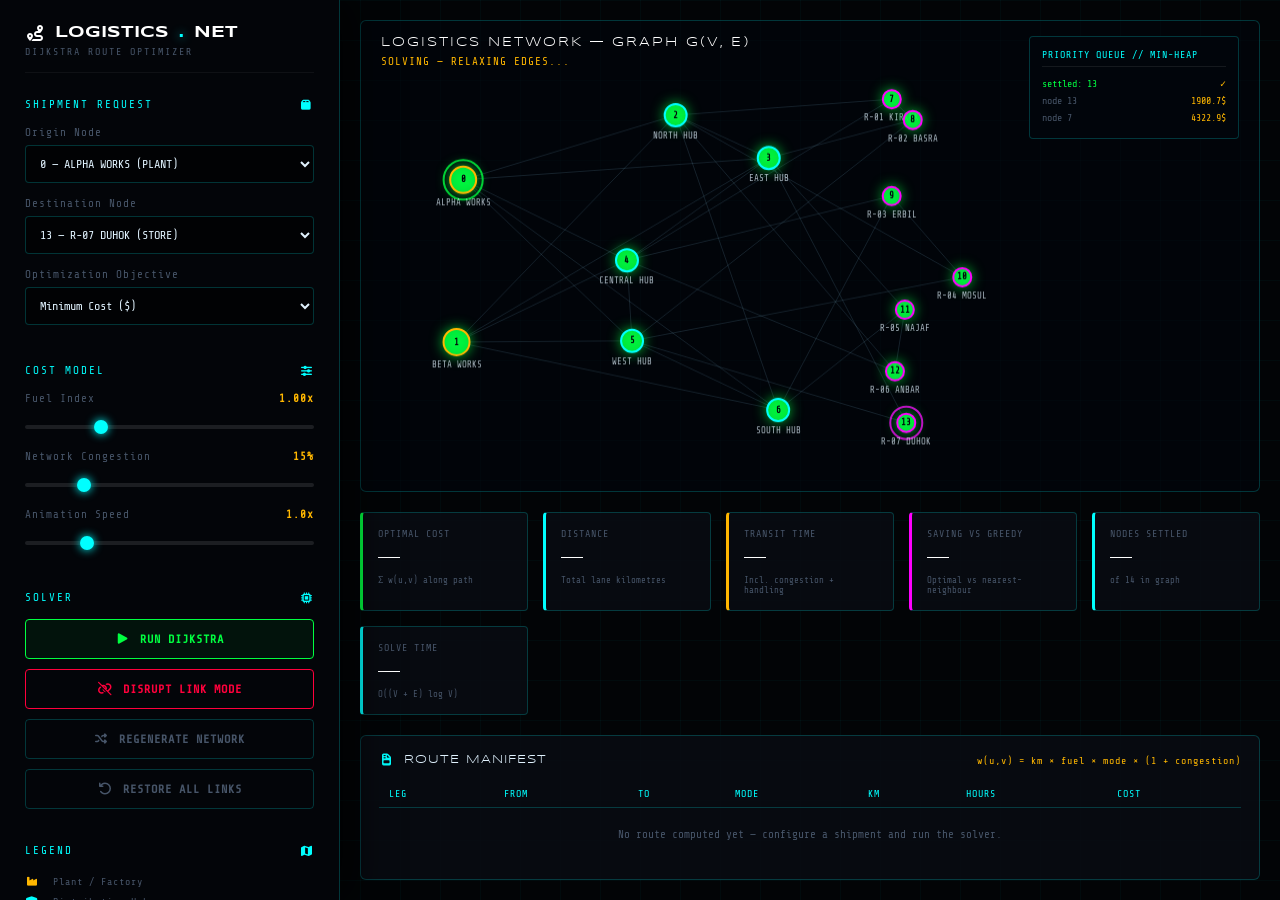
<file: logistics.html>
<!DOCTYPE html>
<html lang="en">
<head>
    <meta charset="UTF-8">
    <meta name="viewport" content="width=device-width, initial-scale=1.0">
    <title>ENG.MOHAMMAD | Logistics Network Optimizer</title>
    <meta name="description" content="Operations research route optimizer: Dijkstra's shortest-path algorithm applied to a logistics network, with live cost modelling and link-disruption rerouting.">

    <link rel="stylesheet" href="assets/fonts.css">
    <link rel="stylesheet" href="assets/vendor/fontawesome/css/all.min.css">

    <style>
        /* ==========================================================================
           01. DESIGN TOKENS
           ========================================================================== */
        :root {
            --bg-base: #020406; --bg-panel: rgba(8, 12, 18, 0.9);
            --border-core: rgba(0, 255, 255, 0.2); --border-glow: rgba(0, 255, 255, 0.5);
            --primary: #00ffff; --accent: #ff00ff; --warning: #ffb700; --danger: #ff003c; --success: #00ff41;
            --text-main: #e0f2fe; --text-muted: #475569;
            --font-main: 'Space Grotesk', sans-serif; --font-mono: 'Share Tech Mono', monospace; --font-head: 'Syncopate', sans-serif;
        }

        * { margin: 0; padding: 0; box-sizing: border-box; }
        body { font-family: var(--font-main); background-color: var(--bg-base); color: var(--text-main); height: 100vh; overflow: hidden; display: flex; }
        ::-webkit-scrollbar { width: 4px; } ::-webkit-scrollbar-track { background: var(--bg-base); } ::-webkit-scrollbar-thumb { background: var(--primary); }

        .scada-grid { position: fixed; top: 0; left: 0; width: 100vw; height: 100vh; z-index: -2; background-image: linear-gradient(rgba(0, 255, 255, 0.03) 1px, transparent 1px), linear-gradient(90deg, rgba(0, 255, 255, 0.03) 1px, transparent 1px); background-size: 40px 40px; }

        /* ==========================================================================
           02. SIDEBAR CONTROLS
           ========================================================================== */
        .sidebar { width: 340px; flex-shrink: 0; background: rgba(4, 6, 10, 0.95); border-right: 1px solid var(--border-core); display: flex; flex-direction: column; padding: 25px; box-shadow: 10px 0 40px rgba(0,0,0,0.8); z-index: 100; backdrop-filter: blur(10px); overflow-y: auto; }
        .brand { font-family: var(--font-head); font-size: 16px; font-weight: 700; color: #fff; margin-bottom: 5px; display: flex; align-items: center; gap: 10px; }
        .brand span { color: var(--primary); text-shadow: 0 0 10px var(--primary); }
        .brand-sub { font-family: var(--font-mono); font-size: 10px; color: var(--text-muted); letter-spacing: 2px; margin-bottom: 25px; border-bottom: 1px solid rgba(255,255,255,0.05); padding-bottom: 15px; }

        .control-group { margin-bottom: 25px; }
        .cg-title { font-family: var(--font-mono); font-size: 11px; color: var(--primary); letter-spacing: 2px; text-transform: uppercase; margin-bottom: 15px; display: flex; justify-content: space-between; align-items: center; }

        .field { margin-bottom: 14px; }
        .field label { display: block; font-size: 11px; font-family: var(--font-mono); color: var(--text-muted); margin-bottom: 6px; letter-spacing: 1px; }
        select { width: 100%; background: rgba(0,0,0,0.5); border: 1px solid var(--border-core); color: var(--text-main); padding: 10px; border-radius: 4px; font-family: var(--font-mono); font-size: 12px; cursor: pointer; }
        select:focus { outline: none; border-color: var(--primary); box-shadow: 0 0 10px rgba(0,255,255,0.2); }

        .slider-labels { display: flex; justify-content: space-between; font-size: 11px; font-family: var(--font-mono); color: var(--text-muted); margin-bottom: 8px; letter-spacing: 1px; }
        .slider-val { color: var(--warning); font-weight: bold; }
        input[type=range] { width: 100%; -webkit-appearance: none; appearance: none; height: 4px; background: rgba(255,255,255,0.1); border-radius: 2px; outline: none; cursor: pointer; }
        input[type=range]::-webkit-slider-thumb { -webkit-appearance: none; appearance: none; width: 14px; height: 14px; border-radius: 50%; background: var(--primary); box-shadow: 0 0 10px var(--primary); cursor: pointer; }
        input[type=range]::-moz-range-thumb { width: 14px; height: 14px; border: none; border-radius: 50%; background: var(--primary); box-shadow: 0 0 10px var(--primary); cursor: pointer; }
        .slider-wrap { margin-bottom: 16px; }

        .btn { width: 100%; padding: 12px; border-radius: 4px; font-family: var(--font-mono); font-size: 12px; font-weight: bold; letter-spacing: 1px; text-transform: uppercase; cursor: pointer; transition: 0.3s; display: flex; align-items: center; justify-content: center; gap: 10px; border: 1px solid; background: transparent; margin-bottom: 10px; }
        .btn-run { border-color: var(--success); color: var(--success); background: rgba(0,255,65,0.06); }
        .btn-run:hover:not(:disabled) { background: var(--success); color: #000; box-shadow: 0 0 20px rgba(0,255,65,0.4); }
        .btn-alt { border-color: var(--border-core); color: var(--text-muted); }
        .btn-alt:hover:not(:disabled) { color: var(--primary); border-color: var(--primary); background: rgba(0,255,255,0.06); }
        .btn-danger { border-color: var(--danger); color: var(--danger); }
        .btn-danger:hover:not(:disabled) { background: var(--danger); color: #fff; }
        .btn-danger.active { background: var(--danger); color: #fff; box-shadow: 0 0 20px rgba(255,0,60,0.5); }
        .btn:disabled { opacity: 0.35; cursor: not-allowed; }

        .btn-exit { margin-top: auto; display: flex; align-items: center; justify-content: center; gap: 10px; padding: 12px; border: 1px solid var(--border-core); border-radius: 4px; color: var(--text-muted); text-decoration: none; font-family: var(--font-mono); font-size: 12px; text-transform: uppercase; letter-spacing: 1px; transition: 0.3s; }
        .btn-exit:hover { color: var(--primary); border-color: var(--primary); background: rgba(0,255,255,0.06); }

        .legend { font-family: var(--font-mono); font-size: 10px; color: var(--text-muted); line-height: 2; letter-spacing: 1px; }
        .legend i { width: 14px; text-align: center; margin-right: 8px; }

        /* ==========================================================================
           03. MAIN STAGE
           ========================================================================== */
        .main-stage { flex: 1; display: flex; flex-direction: column; padding: 20px; gap: 20px; min-width: 0; overflow-y: auto; }

        .network-container { flex: 1; min-height: 340px; position: relative; border: 1px solid var(--border-core); border-radius: 6px; background: rgba(2, 6, 12, 0.6); overflow: hidden; }
        #network-canvas { position: absolute; inset: 0; width: 100%; height: 100%; display: block; }

        .hud-overlay { position: absolute; top: 15px; left: 20px; pointer-events: none; }
        .hud-title { font-family: var(--font-head); font-size: 13px; letter-spacing: 2px; color: #fff; }
        .hud-desc { font-family: var(--font-mono); font-size: 11px; color: var(--success); margin-top: 5px; letter-spacing: 1px; }
        .hud-desc.busy { color: var(--warning); }
        .hud-desc.error { color: var(--danger); }

        .queue-panel { position: absolute; top: 15px; right: 20px; width: 210px; background: rgba(2, 6, 12, 0.85); border: 1px solid var(--border-core); border-radius: 4px; padding: 12px; font-family: var(--font-mono); font-size: 10px; backdrop-filter: blur(6px); }
        .queue-head { color: var(--primary); letter-spacing: 1px; margin-bottom: 8px; border-bottom: 1px solid rgba(255,255,255,0.08); padding-bottom: 6px; }
        .queue-row { display: flex; justify-content: space-between; padding: 3px 0; color: var(--text-muted); }
        .queue-row.settled { color: var(--success); }
        .queue-row span:last-child { color: var(--warning); }

        /* KPI DASHBOARD */
        .kpi-grid { display: grid; grid-template-columns: repeat(auto-fit, minmax(150px, 1fr)); gap: 15px; }
        .kpi-card { background: var(--bg-panel); border: 1px solid var(--border-core); border-left: 3px solid var(--primary); border-radius: 4px; padding: 15px; }
        .kpi-label { font-family: var(--font-mono); font-size: 10px; color: var(--text-muted); letter-spacing: 1px; text-transform: uppercase; }
        .kpi-val { font-family: var(--font-head); font-size: 22px; color: #fff; margin: 8px 0 4px; }
        .kpi-sub { font-family: var(--font-mono); font-size: 9px; color: var(--text-muted); }

        /* ROUTE MANIFEST */
        .manifest { background: var(--bg-panel); border: 1px solid var(--border-core); border-radius: 6px; padding: 18px; max-height: 230px; overflow-y: auto; }
        .manifest-head { display: flex; justify-content: space-between; align-items: center; margin-bottom: 14px; flex-wrap: wrap; gap: 10px; }
        .manifest-title { font-family: var(--font-head); font-size: 12px; letter-spacing: 1px; display: flex; align-items: center; gap: 10px; }
        .manifest-formula { font-family: var(--font-mono); font-size: 10px; color: var(--warning); letter-spacing: 1px; }
        table { width: 100%; border-collapse: collapse; font-family: var(--font-mono); font-size: 11px; }
        th { text-align: left; color: var(--primary); font-weight: normal; letter-spacing: 1px; padding: 8px 10px; border-bottom: 1px solid var(--border-core); text-transform: uppercase; font-size: 10px; }
        td { padding: 8px 10px; border-bottom: 1px solid rgba(255,255,255,0.04); color: var(--text-main); }
        tr:last-child td { border-bottom: none; }
        .leg-mode { color: var(--text-muted); }
        .empty-row td { color: var(--text-muted); text-align: center; padding: 20px; }

        /* ==========================================================================
           04. RESPONSIVE
           ========================================================================== */
        @media (max-width: 1024px) {
            body { flex-direction: column; height: auto; overflow-y: auto; }
            .sidebar { width: 100%; border-right: none; border-bottom: 1px solid var(--border-core); }
            .btn-exit { margin-top: 20px; }
            .main-stage { padding: 15px; }
            .network-container { height: 60vh; min-height: 300px; }
            .queue-panel { display: none; }
        }
    </style>
</head>
<body>

    <div class="scada-grid"></div>

    <!-- ==========================================================================
         CONTROL SIDEBAR
         ========================================================================== -->
    <aside class="sidebar">
        <div class="brand"><i class="fas fa-route"></i> LOGISTICS<span>.</span>NET</div>
        <div class="brand-sub">DIJKSTRA ROUTE OPTIMIZER</div>

        <div class="control-group">
            <div class="cg-title"><span>Shipment Request</span> <i class="fas fa-box"></i></div>
            <div class="field">
                <label for="sel-source">Origin Node</label>
                <select id="sel-source"></select>
            </div>
            <div class="field">
                <label for="sel-target">Destination Node</label>
                <select id="sel-target"></select>
            </div>
            <div class="field">
                <label for="sel-objective">Optimization Objective</label>
                <select id="sel-objective">
                    <option value="cost">Minimum Cost ($)</option>
                    <option value="time">Minimum Transit Time (h)</option>
                    <option value="distance">Minimum Distance (km)</option>
                </select>
            </div>
        </div>

        <div class="control-group">
            <div class="cg-title"><span>Cost Model</span> <i class="fas fa-sliders-h"></i></div>
            <div class="slider-wrap">
                <div class="slider-labels"><span>Fuel Index</span> <span class="slider-val" id="val-fuel">1.00x</span></div>
                <input type="range" id="sim-fuel" min="0.5" max="2.5" step="0.05" value="1">
            </div>
            <div class="slider-wrap">
                <div class="slider-labels"><span>Network Congestion</span> <span class="slider-val" id="val-congestion">15%</span></div>
                <input type="range" id="sim-congestion" min="0" max="80" step="1" value="15">
            </div>
            <div class="slider-wrap">
                <div class="slider-labels"><span>Animation Speed</span> <span class="slider-val" id="val-anim">1.0x</span></div>
                <input type="range" id="sim-anim" min="0.25" max="4" step="0.25" value="1">
            </div>
        </div>

        <div class="control-group">
            <div class="cg-title"><span>Solver</span> <i class="fas fa-microchip"></i></div>
            <button class="btn btn-run" id="btn-solve"><i class="fas fa-play"></i> Run Dijkstra</button>
            <button class="btn btn-danger" id="btn-disrupt"><i class="fas fa-unlink"></i> Disrupt Link Mode</button>
            <button class="btn btn-alt" id="btn-regen"><i class="fas fa-random"></i> Regenerate Network</button>
            <button class="btn btn-alt" id="btn-reset"><i class="fas fa-undo"></i> Restore All Links</button>
        </div>

        <div class="control-group">
            <div class="cg-title"><span>Legend</span> <i class="fas fa-map"></i></div>
            <div class="legend">
                <div><i class="fas fa-industry" style="color:var(--warning)"></i> Plant / Factory</div>
                <div><i class="fas fa-warehouse" style="color:var(--primary)"></i> Distribution Hub</div>
                <div><i class="fas fa-store" style="color:var(--accent)"></i> Retail Node</div>
                <div><i class="fas fa-circle" style="color:var(--success)"></i> Settled (visited)</div>
                <div><i class="fas fa-circle" style="color:var(--warning)"></i> In priority queue</div>
                <div><i class="fas fa-times" style="color:var(--danger)"></i> Disrupted lane</div>
            </div>
        </div>

        <a href="index.html" class="btn-exit"><i class="fas fa-arrow-left"></i> Return to Portfolio</a>
    </aside>

    <!-- ==========================================================================
         MAIN STAGE
         ========================================================================== -->
    <main class="main-stage">

        <div class="network-container">
            <canvas id="network-canvas"></canvas>

            <div class="hud-overlay">
                <div class="hud-title">LOGISTICS NETWORK — GRAPH G(V, E)</div>
                <div class="hud-desc" id="hud-status">NETWORK IDLE — AWAITING SOLVE REQUEST</div>
            </div>

            <div class="queue-panel">
                <div class="queue-head">PRIORITY QUEUE // MIN-HEAP</div>
                <div id="queue-list"><div class="queue-row"><span>empty</span><span>—</span></div></div>
            </div>
        </div>

        <div class="kpi-grid">
            <div class="kpi-card" style="border-left-color: var(--success);">
                <div class="kpi-label">Optimal Cost</div>
                <div class="kpi-val" id="kpi-cost">—</div>
                <div class="kpi-sub">Σ w(u,v) along path</div>
            </div>
            <div class="kpi-card" style="border-left-color: var(--primary);">
                <div class="kpi-label">Distance</div>
                <div class="kpi-val" id="kpi-dist">—</div>
                <div class="kpi-sub">Total lane kilometres</div>
            </div>
            <div class="kpi-card" style="border-left-color: var(--warning);">
                <div class="kpi-label">Transit Time</div>
                <div class="kpi-val" id="kpi-time">—</div>
                <div class="kpi-sub">Incl. congestion + handling</div>
            </div>
            <div class="kpi-card" style="border-left-color: var(--accent);">
                <div class="kpi-label">Saving vs Greedy</div>
                <div class="kpi-val" id="kpi-saving">—</div>
                <div class="kpi-sub">Optimal vs nearest-neighbour</div>
            </div>
            <div class="kpi-card">
                <div class="kpi-label">Nodes Settled</div>
                <div class="kpi-val" id="kpi-visited">—</div>
                <div class="kpi-sub">of <span id="kpi-total-nodes">0</span> in graph</div>
            </div>
            <div class="kpi-card">
                <div class="kpi-label">Solve Time</div>
                <div class="kpi-val" id="kpi-ms">—</div>
                <div class="kpi-sub">O((V + E) log V)</div>
            </div>
        </div>

        <div class="manifest">
            <div class="manifest-head">
                <div class="manifest-title"><i class="fas fa-file-invoice" style="color: var(--primary);"></i> ROUTE MANIFEST</div>
                <div class="manifest-formula">w(u,v) = km × fuel × mode × (1 + congestion)</div>
            </div>
            <table>
                <thead>
                    <tr><th>Leg</th><th>From</th><th>To</th><th>Mode</th><th>Km</th><th>Hours</th><th>Cost</th></tr>
                </thead>
                <tbody id="manifest-body">
                    <tr class="empty-row"><td colspan="7">No route computed yet — configure a shipment and run the solver.</td></tr>
                </tbody>
            </table>
        </div>

    </main>

    <!-- ==========================================================================
         OPERATIONS RESEARCH KERNEL
         ========================================================================== -->
    <script>
        /**
         * =======================================================================
         * AI SUPPLY CHAIN — DIJKSTRA ROUTE OPTIMIZER
         * Architected by ENG. MOHAMMAD SALEH
         *
         * Pure Canvas 2D + vanilla JS. No rendering libraries.
         *  - Graph generation over a weighted, undirected logistics network
         *  - Dijkstra's shortest path with a binary min-heap: O((V + E) log V)
         *  - Animated relaxation so the search order is visible
         *  - Greedy nearest-neighbour baseline for a cost-saving comparison
         * =======================================================================
         */

        /* -----------------------------------------------------------------------
         * 1. BINARY MIN-HEAP (priority queue backing Dijkstra)
         * --------------------------------------------------------------------- */
        class MinHeap {
            constructor() { this.items = []; }
            get size() { return this.items.length; }
            push(node, priority) {
                this.items.push({ node, priority });
                let i = this.items.length - 1;
                while (i > 0) {
                    const parent = (i - 1) >> 1;
                    if (this.items[parent].priority <= this.items[i].priority) break;
                    [this.items[parent], this.items[i]] = [this.items[i], this.items[parent]];
                    i = parent;
                }
            }
            pop() {
                if (this.items.length === 0) return null;
                const top = this.items[0];
                const last = this.items.pop();
                if (this.items.length > 0) {
                    this.items[0] = last;
                    let i = 0;
                    const n = this.items.length;
                    for (;;) {
                        const l = 2 * i + 1, r = 2 * i + 2;
                        let smallest = i;
                        if (l < n && this.items[l].priority < this.items[smallest].priority) smallest = l;
                        if (r < n && this.items[r].priority < this.items[smallest].priority) smallest = r;
                        if (smallest === i) break;
                        [this.items[smallest], this.items[i]] = [this.items[i], this.items[smallest]];
                        i = smallest;
                    }
                }
                return top;
            }
            /** Snapshot of the smallest entries, for the on-screen queue panel. */
            peekSorted(limit) {
                return this.items.slice().sort((a, b) => a.priority - b.priority).slice(0, limit);
            }
        }

        /* -----------------------------------------------------------------------
         * 2. LOGISTICS NETWORK MODEL
         * --------------------------------------------------------------------- */
        const MODES = {
            road: { label: 'ROAD', costPerKm: 1.00, kmPerHour: 75,  color: '#00ffff' },
            rail: { label: 'RAIL', costPerKm: 0.55, kmPerHour: 55,  color: '#00ff41' },
            air:  { label: 'AIR',  costPerKm: 3.40, kmPerHour: 720, color: '#ff00ff' }
        };

        const NODE_KINDS = {
            plant:  { label: 'PLANT', color: '#ffb700', radius: 13, handlingHours: 1.5 },
            hub:    { label: 'HUB',   color: '#00ffff', radius: 11, handlingHours: 0.8 },
            retail: { label: 'STORE', color: '#ff00ff', radius: 9,  handlingHours: 0.4 }
        };

        class SupplyNetwork {
            constructor() { this.generate(); }

            /** Builds a connected random network: plants -> hubs -> retail nodes. */
            generate() {
                this.nodes = [];
                this.edges = [];

                const plants = 2, hubs = 5, retail = 7;
                const names = {
                    plant: ['ALPHA WORKS', 'BETA WORKS'],
                    hub: ['NORTH HUB', 'EAST HUB', 'CENTRAL HUB', 'WEST HUB', 'SOUTH HUB'],
                    retail: ['R-01 KIRKUK', 'R-02 BASRA', 'R-03 ERBIL', 'R-04 MOSUL', 'R-05 NAJAF', 'R-06 ANBAR', 'R-07 DUHOK']
                };

                // Nodes are laid out in normalised 0..1 space and scaled at draw time,
                // so the network survives any canvas resize without regenerating.
                const place = (kind, count, xMin, xMax) => {
                    for (let i = 0; i < count; i++) {
                        const band = (i + 0.5) / count;
                        this.nodes.push({
                            id: this.nodes.length,
                            kind,
                            name: names[kind][i],
                            nx: xMin + Math.random() * (xMax - xMin),
                            ny: Math.min(0.92, Math.max(0.08, band + (Math.random() - 0.5) * 0.14))
                        });
                    }
                };
                place('plant', plants, 0.06, 0.14);
                place('hub', hubs, 0.34, 0.62);
                place('retail', retail, 0.80, 0.94);

                const idsOf = kind => this.nodes.filter(n => n.kind === kind).map(n => n.id);
                const plantIds = idsOf('plant'), hubIds = idsOf('hub'), retailIds = idsOf('retail');

                // Every plant reaches every hub; guarantees the graph is connected.
                plantIds.forEach(p => hubIds.forEach(h => this.addEdge(p, h)));
                // Hub-to-hub lateral lanes (ring) allow multi-hop transfers.
                hubIds.forEach((h, i) => this.addEdge(h, hubIds[(i + 1) % hubIds.length]));
                // Each retail node is served by two hubs, so there is always an alternative.
                retailIds.forEach((r, i) => {
                    this.addEdge(r, hubIds[i % hubIds.length]);
                    this.addEdge(r, hubIds[(i + 2) % hubIds.length]);
                });
                // A few retail-to-retail milk-run lanes for routing variety.
                for (let i = 0; i + 1 < retailIds.length; i += 2) this.addEdge(retailIds[i], retailIds[i + 1]);

                this.rebuildAdjacency();
            }

            addEdge(a, b) {
                if (a === b) return;
                if (this.edges.some(e => (e.a === a && e.b === b) || (e.a === b && e.b === a))) return;

                const na = this.nodes[a], nb = this.nodes[b];
                // Euclidean distance in normalised space, scaled to a plausible km figure.
                const dx = na.nx - nb.nx, dy = na.ny - nb.ny;
                const km = Math.round(Math.sqrt(dx * dx + dy * dy) * 1600) + 40;

                // Long plant->hub trunk lanes favour rail; a few premium lanes use air.
                let mode = 'road';
                const roll = Math.random();
                if (na.kind === 'plant' || nb.kind === 'plant') mode = roll < 0.55 ? 'rail' : 'road';
                else if (roll < 0.12) mode = 'air';

                this.edges.push({ a, b, km, mode, disrupted: false });
            }

            rebuildAdjacency() {
                this.adjacency = this.nodes.map(() => []);
                this.edges.forEach((e, index) => {
                    this.adjacency[e.a].push({ to: e.b, index });
                    this.adjacency[e.b].push({ to: e.a, index });
                });
            }

            /**
             * Edge weight under the active cost model.
             * cost     = km x fuelIndex x modeCostPerKm x (1 + congestion)
             * hours    = km / modeSpeed x (1 + congestion) + destination handling
             */
            weight(edge, toNodeId, params) {
                const mode = MODES[edge.mode];
                const congestion = params.congestion / 100;
                const cost = edge.km * params.fuel * mode.costPerKm * (1 + congestion);
                const hours = (edge.km / mode.kmPerHour) * (1 + congestion) + NODE_KINDS[this.nodes[toNodeId].kind].handlingHours;

                if (params.objective === 'distance') return { metric: edge.km, cost, hours, km: edge.km };
                if (params.objective === 'time') return { metric: hours, cost, hours, km: edge.km };
                return { metric: cost, cost, hours, km: edge.km };
            }
        }

        /* -----------------------------------------------------------------------
         * 3. DIJKSTRA SOLVER
         * --------------------------------------------------------------------- */
        class DijkstraSolver {
            /**
             * Runs Dijkstra from `source`, recording each settle step so the UI can
             * replay the search. Returns null-safe results even when the target is
             * unreachable (e.g. after enough lanes have been disrupted).
             */
            static solve(network, source, target, params) {
                const t0 = performance.now();
                const n = network.nodes.length;
                const dist = new Array(n).fill(Infinity);
                const prev = new Array(n).fill(null);
                const prevEdge = new Array(n).fill(null);
                const settled = new Array(n).fill(false);
                const steps = [];

                dist[source] = 0;
                const heap = new MinHeap();
                heap.push(source, 0);

                while (heap.size > 0) {
                    const top = heap.pop();
                    const u = top.node;

                    // Stale heap entry (a shorter distance was queued later) — skip it.
                    if (settled[u]) continue;
                    settled[u] = true;

                    steps.push({
                        settled: u,
                        frontier: heap.peekSorted(6).map(e => ({ node: e.node, priority: e.priority })),
                        settledSet: settled.slice()
                    });

                    if (u === target) break;

                    for (const link of network.adjacency[u]) {
                        const edge = network.edges[link.index];
                        if (edge.disrupted || settled[link.to]) continue;

                        const w = network.weight(edge, link.to, params);
                        const candidate = dist[u] + w.metric;
                        if (candidate < dist[link.to]) {
                            dist[link.to] = candidate;
                            prev[link.to] = u;
                            prevEdge[link.to] = link.index;
                            heap.push(link.to, candidate);
                        }
                    }
                }

                // Reconstruct the path by walking predecessors back from the target.
                const path = [];
                const pathEdges = [];
                if (dist[target] < Infinity) {
                    let cur = target;
                    while (cur !== null) {
                        path.unshift(cur);
                        if (prevEdge[cur] !== null) pathEdges.unshift(prevEdge[cur]);
                        cur = prev[cur];
                    }
                }

                return {
                    reachable: dist[target] < Infinity,
                    dist, path, pathEdges, steps,
                    settledCount: settled.filter(Boolean).length,
                    ms: performance.now() - t0
                };
            }

            /**
             * Nearest-neighbour baseline: always hop to the cheapest unvisited
             * neighbour. Used to quantify how much the optimal route saves.
             */
            static greedy(network, source, target, params) {
                const visited = new Set([source]);
                let current = source;
                let total = 0;
                let guard = 0;

                while (current !== target && guard++ < network.nodes.length * 2) {
                    let best = null;
                    for (const link of network.adjacency[current]) {
                        const edge = network.edges[link.index];
                        if (edge.disrupted || visited.has(link.to)) continue;
                        const w = network.weight(edge, link.to, params);
                        // Bias toward the target so the walk makes progress instead of wandering.
                        const score = w.metric - (link.to === target ? 1e9 : 0);
                        if (!best || score < best.score) best = { score, metric: w.metric, to: link.to };
                    }
                    if (!best) return null; // dead end
                    total += best.metric;
                    current = best.to;
                    visited.add(current);
                }
                return current === target ? total : null;
            }
        }

        /* -----------------------------------------------------------------------
         * 4. CANVAS RENDERER
         * --------------------------------------------------------------------- */
        class NetworkRenderer {
            constructor(canvas, network) {
                this.canvas = canvas;
                this.ctx = canvas.getContext('2d');
                this.network = network;
                this.padding = 60;
                this.rightInset = 60;

                this.settledSet = [];
                this.frontier = [];
                this.path = [];
                this.pathEdges = [];
                this.pathProgress = 0;
                this.source = null;
                this.target = null;
                this.hoverEdge = null;

                this.resize();
                window.addEventListener('resize', () => this.resize());
                this.loop();
            }

            resize() {
                const rect = this.canvas.getBoundingClientRect();
                if (rect.width === 0 || rect.height === 0) return;
                // Cap the device pixel ratio: 3x on a phone triples the fill cost for no visible gain.
                const dpr = Math.min(window.devicePixelRatio || 1, 2);
                this.canvas.width = Math.round(rect.width * dpr);
                this.canvas.height = Math.round(rect.height * dpr);
                this.ctx.setTransform(dpr, 0, 0, dpr, 0, 0);
                this.w = rect.width;
                this.h = rect.height;

                // Reserve the queue panel's column when it is on screen (it is hidden on
                // narrow layouts), so node labels are never drawn underneath it.
                const panel = document.querySelector('.queue-panel');
                const panelShown = panel && getComputedStyle(panel).display !== 'none';
                this.rightInset = panelShown ? panel.offsetWidth + 40 : 60;
            }

            /**
             * Normalised node coordinates -> canvas pixels. The right inset keeps nodes and
             * their labels clear of the priority-queue panel that floats over that corner.
             */
            pos(node) {
                const usableWidth = this.w - this.padding - this.rightInset;
                return {
                    x: this.padding + node.nx * usableWidth,
                    y: this.padding * 0.6 + node.ny * (this.h - this.padding * 1.2)
                };
            }

            /** Nearest edge to a canvas point, used for the disruption tool. */
            edgeAt(px, py, tolerance = 12) {
                let best = null;
                this.network.edges.forEach((e, index) => {
                    const p1 = this.pos(this.network.nodes[e.a]);
                    const p2 = this.pos(this.network.nodes[e.b]);
                    const dx = p2.x - p1.x, dy = p2.y - p1.y;
                    const lenSq = dx * dx + dy * dy;
                    if (lenSq === 0) return;
                    let t = ((px - p1.x) * dx + (py - p1.y) * dy) / lenSq;
                    t = Math.max(0, Math.min(1, t));
                    const cx = p1.x + t * dx, cy = p1.y + t * dy;
                    const d = Math.hypot(px - cx, py - cy);
                    if (d < tolerance && (!best || d < best.d)) best = { index, d };
                });
                return best ? best.index : null;
            }

            nodeAt(px, py) {
                for (const node of this.network.nodes) {
                    const p = this.pos(node);
                    if (Math.hypot(px - p.x, py - p.y) <= NODE_KINDS[node.kind].radius + 6) return node.id;
                }
                return null;
            }

            loop() {
                this.draw();
                requestAnimationFrame(() => this.loop());
            }

            draw() {
                if (!this.w) { this.resize(); return; }
                const ctx = this.ctx;
                const t = performance.now() * 0.001;
                ctx.clearRect(0, 0, this.w, this.h);

                const onPath = new Set(this.pathEdges);

                // --- Lanes ---
                this.network.edges.forEach((e, index) => {
                    const p1 = this.pos(this.network.nodes[e.a]);
                    const p2 = this.pos(this.network.nodes[e.b]);
                    const isPath = onPath.has(index);

                    ctx.beginPath();
                    ctx.moveTo(p1.x, p1.y);
                    ctx.lineTo(p2.x, p2.y);

                    if (e.disrupted) {
                        ctx.strokeStyle = 'rgba(255, 0, 60, 0.35)';
                        ctx.setLineDash([4, 6]);
                        ctx.lineWidth = 1.5;
                    } else if (isPath) {
                        ctx.strokeStyle = MODES[e.mode].color;
                        ctx.setLineDash([]);
                        ctx.lineWidth = 3;
                        ctx.shadowColor = MODES[e.mode].color;
                        ctx.shadowBlur = 14;
                    } else if (index === this.hoverEdge) {
                        ctx.strokeStyle = 'rgba(255, 183, 0, 0.9)';
                        ctx.setLineDash([]);
                        ctx.lineWidth = 2.5;
                    } else {
                        ctx.strokeStyle = 'rgba(120, 170, 200, 0.18)';
                        ctx.setLineDash([]);
                        ctx.lineWidth = 1;
                    }
                    ctx.stroke();
                    ctx.shadowBlur = 0;
                    ctx.setLineDash([]);

                    if (e.disrupted) {
                        const mx = (p1.x + p2.x) / 2, my = (p1.y + p2.y) / 2;
                        ctx.strokeStyle = '#ff003c';
                        ctx.lineWidth = 2;
                        ctx.beginPath();
                        ctx.moveTo(mx - 5, my - 5); ctx.lineTo(mx + 5, my + 5);
                        ctx.moveTo(mx + 5, my - 5); ctx.lineTo(mx - 5, my + 5);
                        ctx.stroke();
                    }
                });

                // --- Freight pulse travelling the solved route ---
                if (this.pathEdges.length > 0) {
                    this.pathProgress = (this.pathProgress + 0.004) % 1;
                    const legFloat = this.pathProgress * this.pathEdges.length;
                    const legIndex = Math.floor(legFloat);
                    const legT = legFloat - legIndex;
                    const edge = this.network.edges[this.pathEdges[legIndex]];
                    if (edge) {
                        // Travel in path order: leg i runs from path[i] to path[i+1].
                        const from = this.pos(this.network.nodes[this.path[legIndex]]);
                        const to = this.pos(this.network.nodes[this.path[legIndex + 1]]);
                        if (from && to) {
                            const x = from.x + (to.x - from.x) * legT;
                            const y = from.y + (to.y - from.y) * legT;
                            ctx.beginPath();
                            ctx.arc(x, y, 5, 0, Math.PI * 2);
                            ctx.fillStyle = '#ffffff';
                            ctx.shadowColor = MODES[edge.mode].color;
                            ctx.shadowBlur = 18;
                            ctx.fill();
                            ctx.shadowBlur = 0;
                        }
                    }
                }

                // --- Nodes ---
                const frontierIds = new Set(this.frontier.map(f => f.node));
                this.network.nodes.forEach(node => {
                    const p = this.pos(node);
                    const kind = NODE_KINDS[node.kind];
                    const isSettled = this.settledSet[node.id];
                    const isFrontier = frontierIds.has(node.id);
                    const isEndpoint = node.id === this.source || node.id === this.target;

                    if (isEndpoint) {
                        const pulse = 1 + Math.sin(t * 3) * 0.12;
                        ctx.beginPath();
                        ctx.arc(p.x, p.y, (kind.radius + 9) * pulse, 0, Math.PI * 2);
                        ctx.strokeStyle = node.id === this.source ? 'rgba(0,255,65,0.8)' : 'rgba(255,0,255,0.8)';
                        ctx.lineWidth = 2;
                        ctx.stroke();
                    }

                    ctx.beginPath();
                    ctx.arc(p.x, p.y, kind.radius, 0, Math.PI * 2);
                    if (isSettled) { ctx.fillStyle = 'rgba(0,255,65,0.85)'; ctx.shadowColor = '#00ff41'; }
                    else if (isFrontier) { ctx.fillStyle = 'rgba(255,183,0,0.85)'; ctx.shadowColor = '#ffb700'; }
                    else { ctx.fillStyle = 'rgba(8,14,22,0.95)'; ctx.shadowColor = 'transparent'; }
                    ctx.shadowBlur = isSettled || isFrontier ? 14 : 0;
                    ctx.fill();
                    ctx.shadowBlur = 0;

                    ctx.strokeStyle = kind.color;
                    ctx.lineWidth = 2;
                    ctx.stroke();

                    ctx.fillStyle = isSettled || isFrontier ? '#02060c' : kind.color;
                    ctx.font = 'bold 9px "Share Tech Mono", monospace';
                    ctx.textAlign = 'center';
                    ctx.textBaseline = 'middle';
                    ctx.fillText(String(node.id), p.x, p.y);

                    ctx.fillStyle = 'rgba(224, 242, 254, 0.75)';
                    ctx.font = '9px "Share Tech Mono", monospace';
                    ctx.textBaseline = 'top';
                    ctx.fillText(node.name, p.x, p.y + kind.radius + 5);
                });
            }
        }

        /* -----------------------------------------------------------------------
         * 5. APPLICATION CONTROLLER
         * --------------------------------------------------------------------- */
        class SupplyChainApp {
            constructor() {
                this.network = new SupplyNetwork();
                this.renderer = new NetworkRenderer(document.getElementById('network-canvas'), this.network);

                this.params = { fuel: 1, congestion: 15, objective: 'cost' };
                this.animSpeed = 1;
                this.disruptMode = false;
                this.isSolving = false;
                this.stepTimers = [];

                this.bindControls();
                this.populateSelects();
                this.bindCanvas();
                document.getElementById('kpi-total-nodes').innerText = this.network.nodes.length;
                this.solve();
            }

            bindControls() {
                const fuel = document.getElementById('sim-fuel');
                const congestion = document.getElementById('sim-congestion');
                const anim = document.getElementById('sim-anim');

                fuel.addEventListener('input', () => {
                    this.params.fuel = parseFloat(fuel.value);
                    document.getElementById('val-fuel').innerText = this.params.fuel.toFixed(2) + 'x';
                });
                congestion.addEventListener('input', () => {
                    this.params.congestion = parseInt(congestion.value, 10);
                    document.getElementById('val-congestion').innerText = this.params.congestion + '%';
                });
                anim.addEventListener('input', () => {
                    this.animSpeed = parseFloat(anim.value);
                    document.getElementById('val-anim').innerText = this.animSpeed.toFixed(1) + 'x';
                });

                document.getElementById('sel-objective').addEventListener('change', (e) => {
                    this.params.objective = e.target.value;
                });

                document.getElementById('btn-solve').addEventListener('click', () => this.solve());
                document.getElementById('btn-regen').addEventListener('click', () => this.regenerate());
                document.getElementById('btn-reset').addEventListener('click', () => {
                    this.network.edges.forEach(e => { e.disrupted = false; });
                    this.solve();
                });
                document.getElementById('btn-disrupt').addEventListener('click', (e) => {
                    this.disruptMode = !this.disruptMode;
                    e.currentTarget.classList.toggle('active', this.disruptMode);
                    this.renderer.canvas.style.cursor = this.disruptMode ? 'crosshair' : 'default';
                    this.setStatus(this.disruptMode
                        ? 'DISRUPTION MODE — CLICK A LANE TO CLOSE OR REOPEN IT'
                        : 'NETWORK READY', this.disruptMode ? 'busy' : '');
                });

                [document.getElementById('sel-source'), document.getElementById('sel-target')].forEach(sel => {
                    sel.addEventListener('change', () => this.solve());
                });
            }

            bindCanvas() {
                const canvas = this.renderer.canvas;
                const toLocal = (evt) => {
                    const rect = canvas.getBoundingClientRect();
                    return { x: evt.clientX - rect.left, y: evt.clientY - rect.top };
                };

                canvas.addEventListener('pointermove', (evt) => {
                    const p = toLocal(evt);
                    this.renderer.hoverEdge = this.disruptMode ? this.renderer.edgeAt(p.x, p.y) : null;
                });
                canvas.addEventListener('pointerleave', () => { this.renderer.hoverEdge = null; });

                canvas.addEventListener('pointerdown', (evt) => {
                    const p = toLocal(evt);

                    if (this.disruptMode) {
                        const index = this.renderer.edgeAt(p.x, p.y);
                        if (index !== null) {
                            const edge = this.network.edges[index];
                            edge.disrupted = !edge.disrupted;
                            this.solve();
                        }
                        return;
                    }

                    // Outside disruption mode, clicking a node re-targets the shipment.
                    const nodeId = this.renderer.nodeAt(p.x, p.y);
                    if (nodeId !== null) {
                        const sourceSel = document.getElementById('sel-source');
                        if (nodeId === parseInt(sourceSel.value, 10)) return;
                        document.getElementById('sel-target').value = String(nodeId);
                        this.solve();
                    }
                });
            }

            populateSelects() {
                const sourceSel = document.getElementById('sel-source');
                const targetSel = document.getElementById('sel-target');
                const options = this.network.nodes
                    .map(n => `<option value="${n.id}">${n.id} — ${n.name} (${NODE_KINDS[n.kind].label})</option>`)
                    .join('');
                sourceSel.innerHTML = options;
                targetSel.innerHTML = options;
                sourceSel.value = '0';
                targetSel.value = String(this.network.nodes.length - 1);
            }

            regenerate() {
                this.network.generate();
                this.renderer.network = this.network;
                this.populateSelects();
                document.getElementById('kpi-total-nodes').innerText = this.network.nodes.length;
                this.solve();
            }

            setStatus(text, cls = '') {
                const hud = document.getElementById('hud-status');
                hud.innerText = text;
                hud.className = 'hud-desc' + (cls ? ' ' + cls : '');
            }

            clearTimers() {
                this.stepTimers.forEach(id => clearTimeout(id));
                this.stepTimers = [];
            }

            solve() {
                this.clearTimers();

                const source = parseInt(document.getElementById('sel-source').value, 10);
                const target = parseInt(document.getElementById('sel-target').value, 10);

                if (Number.isNaN(source) || Number.isNaN(target)) return;
                if (source === target) {
                    this.setStatus('ORIGIN AND DESTINATION ARE THE SAME NODE', 'error');
                    this.renderResult(null, source, target);
                    return;
                }

                const result = DijkstraSolver.solve(this.network, source, target, this.params);
                this.renderer.source = source;
                this.renderer.target = target;
                this.renderer.path = [];
                this.renderer.pathEdges = [];
                this.renderer.settledSet = [];
                this.renderer.frontier = [];

                this.setStatus('SOLVING — RELAXING EDGES...', 'busy');

                // Replay the recorded settle order so the search is visible.
                const stepDelay = Math.max(20, 90 / this.animSpeed);
                result.steps.forEach((step, i) => {
                    this.stepTimers.push(setTimeout(() => {
                        this.renderer.settledSet = step.settledSet;
                        this.renderer.frontier = step.frontier;
                        this.renderQueue(step.frontier, step.settled);
                    }, i * stepDelay));
                });

                this.stepTimers.push(setTimeout(() => {
                    this.renderResult(result, source, target);
                }, result.steps.length * stepDelay + 120));
            }

            renderQueue(frontier, settledNode) {
                const list = document.getElementById('queue-list');
                const unit = this.params.objective === 'cost' ? '$' : (this.params.objective === 'time' ? 'h' : 'km');
                const rows = [`<div class="queue-row settled"><span>settled: ${settledNode}</span><span>&#10003;</span></div>`];
                frontier.forEach(f => {
                    rows.push(`<div class="queue-row"><span>node ${f.node}</span><span>${f.priority.toFixed(1)}${unit}</span></div>`);
                });
                if (frontier.length === 0) rows.push('<div class="queue-row"><span>queue drained</span><span>&#8212;</span></div>');
                list.innerHTML = rows.join('');
            }

            renderResult(result, source, target) {
                const body = document.getElementById('manifest-body');
                const setKpi = (id, value) => { document.getElementById(id).innerText = value; };

                if (!result || !result.reachable) {
                    this.renderer.path = [];
                    this.renderer.pathEdges = [];
                    ['kpi-cost', 'kpi-dist', 'kpi-time', 'kpi-saving', 'kpi-ms'].forEach(id => setKpi(id, '—'));
                    setKpi('kpi-visited', result ? result.settledCount : '—');
                    if (result) {
                        this.setStatus('NO FEASIBLE ROUTE — DESTINATION UNREACHABLE (LANES DISRUPTED)', 'error');
                        body.innerHTML = '<tr class="empty-row"><td colspan="7">Dijkstra explored every reachable node and found no path. Restore a lane to reconnect the network.</td></tr>';
                    }
                    return;
                }

                this.renderer.path = result.path;
                this.renderer.pathEdges = result.pathEdges;
                this.renderer.pathProgress = 0;

                // Sum the real-world figures leg by leg (the solver optimises one metric,
                // but the manifest reports all three).
                let totalCost = 0, totalKm = 0, totalHours = 0;
                const rows = [];

                result.pathEdges.forEach((edgeIndex, i) => {
                    const edge = this.network.edges[edgeIndex];
                    const fromId = result.path[i];
                    const toId = result.path[i + 1];
                    const w = this.network.weight(edge, toId, this.params);

                    totalCost += w.cost;
                    totalKm += w.km;
                    totalHours += w.hours;

                    rows.push(`<tr>
                        <td>${i + 1}</td>
                        <td>${this.network.nodes[fromId].name}</td>
                        <td>${this.network.nodes[toId].name}</td>
                        <td class="leg-mode" style="color:${MODES[edge.mode].color}">${MODES[edge.mode].label}</td>
                        <td>${w.km.toLocaleString()}</td>
                        <td>${w.hours.toFixed(1)}</td>
                        <td>$${Math.round(w.cost).toLocaleString()}</td>
                    </tr>`);
                });

                body.innerHTML = rows.join('');

                setKpi('kpi-cost', '$' + Math.round(totalCost).toLocaleString());
                setKpi('kpi-dist', Math.round(totalKm).toLocaleString() + ' km');
                setKpi('kpi-time', totalHours.toFixed(1) + ' h');
                setKpi('kpi-visited', result.settledCount);
                setKpi('kpi-ms', result.ms.toFixed(2) + ' ms');

                const greedyMetric = DijkstraSolver.greedy(this.network, source, target, this.params);
                const optimalMetric = result.dist[target];
                if (greedyMetric !== null && greedyMetric > 0 && optimalMetric > 0) {
                    const saving = ((greedyMetric - optimalMetric) / greedyMetric) * 100;
                    setKpi('kpi-saving', (saving > 0 ? '-' : '') + Math.abs(saving).toFixed(1) + '%');
                } else {
                    setKpi('kpi-saving', 'n/a');
                }

                this.setStatus(`OPTIMAL ROUTE FOUND — ${result.path.length} NODES / ${result.pathEdges.length} LANES`, '');
            }
        }

        // ==========================================================================
        // BOOTSTRAP
        // ==========================================================================
        window.addEventListener('DOMContentLoaded', () => {
            try {
                window.SupplyApp = new SupplyChainApp();
            } catch (err) {
                console.error('Supply chain optimizer failed to start:', err);
                const hud = document.getElementById('hud-status');
                if (hud) { hud.innerText = 'ENGINE ERROR — SEE CONSOLE'; hud.className = 'hud-desc error'; }
            }
        });
    </script>
</body>
</html>
</file>
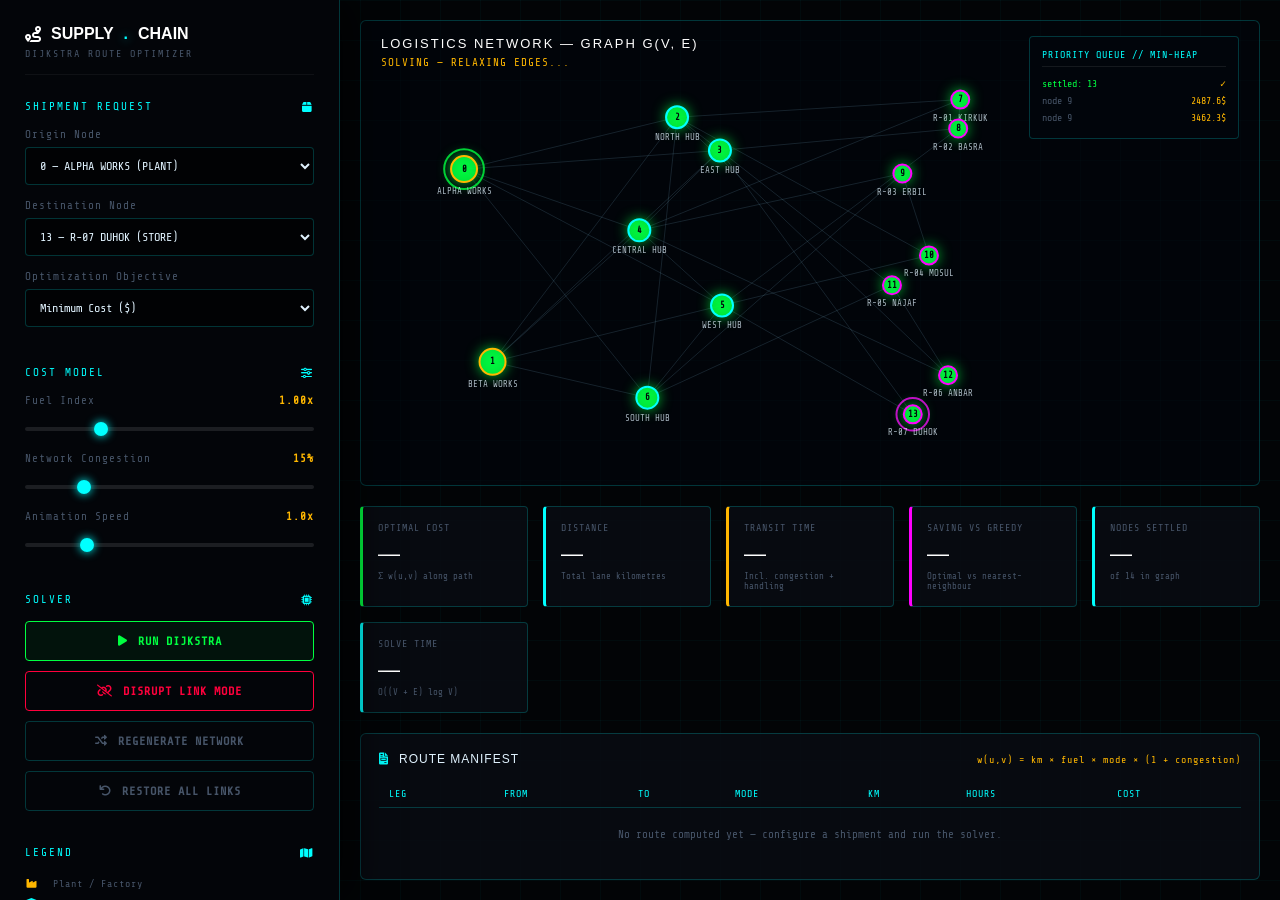
<file: supply-chain.html>
<!DOCTYPE html>
<html lang="en">
<head>
    <meta charset="UTF-8">
    <meta name="viewport" content="width=device-width, initial-scale=1.0">
    <title>ENG.MOHAMMAD | AI Supply Chain Optimizer</title>
    <meta name="description" content="Operations research route optimizer: Dijkstra's shortest-path algorithm applied to a logistics network, with live cost modelling and link-disruption rerouting.">

    <link href="https://fonts.googleapis.com/css2?family=Space+Grotesk:wght@300;400;600;700&family=Syncopate:wght@400;700&family=Share+Tech+Mono&display=swap" rel="stylesheet">
    <link rel="stylesheet" href="https://cdnjs.cloudflare.com/ajax/libs/font-awesome/6.0.0/css/all.min.css">

    <style>
        /* ==========================================================================
           01. DESIGN TOKENS
           ========================================================================== */
        :root {
            --bg-base: #020406; --bg-panel: rgba(8, 12, 18, 0.9);
            --border-core: rgba(0, 255, 255, 0.2); --border-glow: rgba(0, 255, 255, 0.5);
            --primary: #00ffff; --accent: #ff00ff; --warning: #ffb700; --danger: #ff003c; --success: #00ff41;
            --text-main: #e0f2fe; --text-muted: #475569;
            --font-main: 'Space Grotesk', sans-serif; --font-mono: 'Share Tech Mono', monospace; --font-head: 'Syncopate', sans-serif;
        }

        * { margin: 0; padding: 0; box-sizing: border-box; }
        body { font-family: var(--font-main); background-color: var(--bg-base); color: var(--text-main); height: 100vh; overflow: hidden; display: flex; }
        ::-webkit-scrollbar { width: 4px; } ::-webkit-scrollbar-track { background: var(--bg-base); } ::-webkit-scrollbar-thumb { background: var(--primary); }

        .scada-grid { position: fixed; top: 0; left: 0; width: 100vw; height: 100vh; z-index: -2; background-image: linear-gradient(rgba(0, 255, 255, 0.03) 1px, transparent 1px), linear-gradient(90deg, rgba(0, 255, 255, 0.03) 1px, transparent 1px); background-size: 40px 40px; }

        /* ==========================================================================
           02. SIDEBAR CONTROLS
           ========================================================================== */
        .sidebar { width: 340px; flex-shrink: 0; background: rgba(4, 6, 10, 0.95); border-right: 1px solid var(--border-core); display: flex; flex-direction: column; padding: 25px; box-shadow: 10px 0 40px rgba(0,0,0,0.8); z-index: 100; backdrop-filter: blur(10px); overflow-y: auto; }
        .brand { font-family: var(--font-head); font-size: 16px; font-weight: 700; color: #fff; margin-bottom: 5px; display: flex; align-items: center; gap: 10px; }
        .brand span { color: var(--primary); text-shadow: 0 0 10px var(--primary); }
        .brand-sub { font-family: var(--font-mono); font-size: 10px; color: var(--text-muted); letter-spacing: 2px; margin-bottom: 25px; border-bottom: 1px solid rgba(255,255,255,0.05); padding-bottom: 15px; }

        .control-group { margin-bottom: 25px; }
        .cg-title { font-family: var(--font-mono); font-size: 11px; color: var(--primary); letter-spacing: 2px; text-transform: uppercase; margin-bottom: 15px; display: flex; justify-content: space-between; align-items: center; }

        .field { margin-bottom: 14px; }
        .field label { display: block; font-size: 11px; font-family: var(--font-mono); color: var(--text-muted); margin-bottom: 6px; letter-spacing: 1px; }
        select { width: 100%; background: rgba(0,0,0,0.5); border: 1px solid var(--border-core); color: var(--text-main); padding: 10px; border-radius: 4px; font-family: var(--font-mono); font-size: 12px; cursor: pointer; }
        select:focus { outline: none; border-color: var(--primary); box-shadow: 0 0 10px rgba(0,255,255,0.2); }

        .slider-labels { display: flex; justify-content: space-between; font-size: 11px; font-family: var(--font-mono); color: var(--text-muted); margin-bottom: 8px; letter-spacing: 1px; }
        .slider-val { color: var(--warning); font-weight: bold; }
        input[type=range] { width: 100%; -webkit-appearance: none; appearance: none; height: 4px; background: rgba(255,255,255,0.1); border-radius: 2px; outline: none; cursor: pointer; }
        input[type=range]::-webkit-slider-thumb { -webkit-appearance: none; appearance: none; width: 14px; height: 14px; border-radius: 50%; background: var(--primary); box-shadow: 0 0 10px var(--primary); cursor: pointer; }
        input[type=range]::-moz-range-thumb { width: 14px; height: 14px; border: none; border-radius: 50%; background: var(--primary); box-shadow: 0 0 10px var(--primary); cursor: pointer; }
        .slider-wrap { margin-bottom: 16px; }

        .btn { width: 100%; padding: 12px; border-radius: 4px; font-family: var(--font-mono); font-size: 12px; font-weight: bold; letter-spacing: 1px; text-transform: uppercase; cursor: pointer; transition: 0.3s; display: flex; align-items: center; justify-content: center; gap: 10px; border: 1px solid; background: transparent; margin-bottom: 10px; }
        .btn-run { border-color: var(--success); color: var(--success); background: rgba(0,255,65,0.06); }
        .btn-run:hover:not(:disabled) { background: var(--success); color: #000; box-shadow: 0 0 20px rgba(0,255,65,0.4); }
        .btn-alt { border-color: var(--border-core); color: var(--text-muted); }
        .btn-alt:hover:not(:disabled) { color: var(--primary); border-color: var(--primary); background: rgba(0,255,255,0.06); }
        .btn-danger { border-color: var(--danger); color: var(--danger); }
        .btn-danger:hover:not(:disabled) { background: var(--danger); color: #fff; }
        .btn-danger.active { background: var(--danger); color: #fff; box-shadow: 0 0 20px rgba(255,0,60,0.5); }
        .btn:disabled { opacity: 0.35; cursor: not-allowed; }

        .btn-exit { margin-top: auto; display: flex; align-items: center; justify-content: center; gap: 10px; padding: 12px; border: 1px solid var(--border-core); border-radius: 4px; color: var(--text-muted); text-decoration: none; font-family: var(--font-mono); font-size: 12px; text-transform: uppercase; letter-spacing: 1px; transition: 0.3s; }
        .btn-exit:hover { color: var(--primary); border-color: var(--primary); background: rgba(0,255,255,0.06); }

        .legend { font-family: var(--font-mono); font-size: 10px; color: var(--text-muted); line-height: 2; letter-spacing: 1px; }
        .legend i { width: 14px; text-align: center; margin-right: 8px; }

        /* ==========================================================================
           03. MAIN STAGE
           ========================================================================== */
        .main-stage { flex: 1; display: flex; flex-direction: column; padding: 20px; gap: 20px; min-width: 0; overflow-y: auto; }

        .network-container { flex: 1; min-height: 340px; position: relative; border: 1px solid var(--border-core); border-radius: 6px; background: rgba(2, 6, 12, 0.6); overflow: hidden; }
        #network-canvas { position: absolute; inset: 0; width: 100%; height: 100%; display: block; }

        .hud-overlay { position: absolute; top: 15px; left: 20px; pointer-events: none; }
        .hud-title { font-family: var(--font-head); font-size: 13px; letter-spacing: 2px; color: #fff; }
        .hud-desc { font-family: var(--font-mono); font-size: 11px; color: var(--success); margin-top: 5px; letter-spacing: 1px; }
        .hud-desc.busy { color: var(--warning); }
        .hud-desc.error { color: var(--danger); }

        .queue-panel { position: absolute; top: 15px; right: 20px; width: 210px; background: rgba(2, 6, 12, 0.85); border: 1px solid var(--border-core); border-radius: 4px; padding: 12px; font-family: var(--font-mono); font-size: 10px; backdrop-filter: blur(6px); }
        .queue-head { color: var(--primary); letter-spacing: 1px; margin-bottom: 8px; border-bottom: 1px solid rgba(255,255,255,0.08); padding-bottom: 6px; }
        .queue-row { display: flex; justify-content: space-between; padding: 3px 0; color: var(--text-muted); }
        .queue-row.settled { color: var(--success); }
        .queue-row span:last-child { color: var(--warning); }

        /* KPI DASHBOARD */
        .kpi-grid { display: grid; grid-template-columns: repeat(auto-fit, minmax(150px, 1fr)); gap: 15px; }
        .kpi-card { background: var(--bg-panel); border: 1px solid var(--border-core); border-left: 3px solid var(--primary); border-radius: 4px; padding: 15px; }
        .kpi-label { font-family: var(--font-mono); font-size: 10px; color: var(--text-muted); letter-spacing: 1px; text-transform: uppercase; }
        .kpi-val { font-family: var(--font-head); font-size: 22px; color: #fff; margin: 8px 0 4px; }
        .kpi-sub { font-family: var(--font-mono); font-size: 9px; color: var(--text-muted); }

        /* ROUTE MANIFEST */
        .manifest { background: var(--bg-panel); border: 1px solid var(--border-core); border-radius: 6px; padding: 18px; max-height: 230px; overflow-y: auto; }
        .manifest-head { display: flex; justify-content: space-between; align-items: center; margin-bottom: 14px; flex-wrap: wrap; gap: 10px; }
        .manifest-title { font-family: var(--font-head); font-size: 12px; letter-spacing: 1px; display: flex; align-items: center; gap: 10px; }
        .manifest-formula { font-family: var(--font-mono); font-size: 10px; color: var(--warning); letter-spacing: 1px; }
        table { width: 100%; border-collapse: collapse; font-family: var(--font-mono); font-size: 11px; }
        th { text-align: left; color: var(--primary); font-weight: normal; letter-spacing: 1px; padding: 8px 10px; border-bottom: 1px solid var(--border-core); text-transform: uppercase; font-size: 10px; }
        td { padding: 8px 10px; border-bottom: 1px solid rgba(255,255,255,0.04); color: var(--text-main); }
        tr:last-child td { border-bottom: none; }
        .leg-mode { color: var(--text-muted); }
        .empty-row td { color: var(--text-muted); text-align: center; padding: 20px; }

        /* ==========================================================================
           04. RESPONSIVE
           ========================================================================== */
        @media (max-width: 1024px) {
            body { flex-direction: column; height: auto; overflow-y: auto; }
            .sidebar { width: 100%; border-right: none; border-bottom: 1px solid var(--border-core); }
            .btn-exit { margin-top: 20px; }
            .main-stage { padding: 15px; }
            .network-container { height: 60vh; min-height: 300px; }
            .queue-panel { display: none; }
        }
    </style>
</head>
<body>

    <div class="scada-grid"></div>

    <!-- ==========================================================================
         CONTROL SIDEBAR
         ========================================================================== -->
    <aside class="sidebar">
        <div class="brand"><i class="fas fa-route"></i> SUPPLY<span>.</span>CHAIN</div>
        <div class="brand-sub">DIJKSTRA ROUTE OPTIMIZER</div>

        <div class="control-group">
            <div class="cg-title"><span>Shipment Request</span> <i class="fas fa-box"></i></div>
            <div class="field">
                <label for="sel-source">Origin Node</label>
                <select id="sel-source"></select>
            </div>
            <div class="field">
                <label for="sel-target">Destination Node</label>
                <select id="sel-target"></select>
            </div>
            <div class="field">
                <label for="sel-objective">Optimization Objective</label>
                <select id="sel-objective">
                    <option value="cost">Minimum Cost ($)</option>
                    <option value="time">Minimum Transit Time (h)</option>
                    <option value="distance">Minimum Distance (km)</option>
                </select>
            </div>
        </div>

        <div class="control-group">
            <div class="cg-title"><span>Cost Model</span> <i class="fas fa-sliders-h"></i></div>
            <div class="slider-wrap">
                <div class="slider-labels"><span>Fuel Index</span> <span class="slider-val" id="val-fuel">1.00x</span></div>
                <input type="range" id="sim-fuel" min="0.5" max="2.5" step="0.05" value="1">
            </div>
            <div class="slider-wrap">
                <div class="slider-labels"><span>Network Congestion</span> <span class="slider-val" id="val-congestion">15%</span></div>
                <input type="range" id="sim-congestion" min="0" max="80" step="1" value="15">
            </div>
            <div class="slider-wrap">
                <div class="slider-labels"><span>Animation Speed</span> <span class="slider-val" id="val-anim">1.0x</span></div>
                <input type="range" id="sim-anim" min="0.25" max="4" step="0.25" value="1">
            </div>
        </div>

        <div class="control-group">
            <div class="cg-title"><span>Solver</span> <i class="fas fa-microchip"></i></div>
            <button class="btn btn-run" id="btn-solve"><i class="fas fa-play"></i> Run Dijkstra</button>
            <button class="btn btn-danger" id="btn-disrupt"><i class="fas fa-unlink"></i> Disrupt Link Mode</button>
            <button class="btn btn-alt" id="btn-regen"><i class="fas fa-random"></i> Regenerate Network</button>
            <button class="btn btn-alt" id="btn-reset"><i class="fas fa-undo"></i> Restore All Links</button>
        </div>

        <div class="control-group">
            <div class="cg-title"><span>Legend</span> <i class="fas fa-map"></i></div>
            <div class="legend">
                <div><i class="fas fa-industry" style="color:var(--warning)"></i> Plant / Factory</div>
                <div><i class="fas fa-warehouse" style="color:var(--primary)"></i> Distribution Hub</div>
                <div><i class="fas fa-store" style="color:var(--accent)"></i> Retail Node</div>
                <div><i class="fas fa-circle" style="color:var(--success)"></i> Settled (visited)</div>
                <div><i class="fas fa-circle" style="color:var(--warning)"></i> In priority queue</div>
                <div><i class="fas fa-times" style="color:var(--danger)"></i> Disrupted lane</div>
            </div>
        </div>

        <a href="index.html" class="btn-exit"><i class="fas fa-arrow-left"></i> Return to Portfolio</a>
    </aside>

    <!-- ==========================================================================
         MAIN STAGE
         ========================================================================== -->
    <main class="main-stage">

        <div class="network-container">
            <canvas id="network-canvas"></canvas>

            <div class="hud-overlay">
                <div class="hud-title">LOGISTICS NETWORK — GRAPH G(V, E)</div>
                <div class="hud-desc" id="hud-status">NETWORK IDLE — AWAITING SOLVE REQUEST</div>
            </div>

            <div class="queue-panel">
                <div class="queue-head">PRIORITY QUEUE // MIN-HEAP</div>
                <div id="queue-list"><div class="queue-row"><span>empty</span><span>—</span></div></div>
            </div>
        </div>

        <div class="kpi-grid">
            <div class="kpi-card" style="border-left-color: var(--success);">
                <div class="kpi-label">Optimal Cost</div>
                <div class="kpi-val" id="kpi-cost">—</div>
                <div class="kpi-sub">Σ w(u,v) along path</div>
            </div>
            <div class="kpi-card" style="border-left-color: var(--primary);">
                <div class="kpi-label">Distance</div>
                <div class="kpi-val" id="kpi-dist">—</div>
                <div class="kpi-sub">Total lane kilometres</div>
            </div>
            <div class="kpi-card" style="border-left-color: var(--warning);">
                <div class="kpi-label">Transit Time</div>
                <div class="kpi-val" id="kpi-time">—</div>
                <div class="kpi-sub">Incl. congestion + handling</div>
            </div>
            <div class="kpi-card" style="border-left-color: var(--accent);">
                <div class="kpi-label">Saving vs Greedy</div>
                <div class="kpi-val" id="kpi-saving">—</div>
                <div class="kpi-sub">Optimal vs nearest-neighbour</div>
            </div>
            <div class="kpi-card">
                <div class="kpi-label">Nodes Settled</div>
                <div class="kpi-val" id="kpi-visited">—</div>
                <div class="kpi-sub">of <span id="kpi-total-nodes">0</span> in graph</div>
            </div>
            <div class="kpi-card">
                <div class="kpi-label">Solve Time</div>
                <div class="kpi-val" id="kpi-ms">—</div>
                <div class="kpi-sub">O((V + E) log V)</div>
            </div>
        </div>

        <div class="manifest">
            <div class="manifest-head">
                <div class="manifest-title"><i class="fas fa-file-invoice" style="color: var(--primary);"></i> ROUTE MANIFEST</div>
                <div class="manifest-formula">w(u,v) = km × fuel × mode × (1 + congestion)</div>
            </div>
            <table>
                <thead>
                    <tr><th>Leg</th><th>From</th><th>To</th><th>Mode</th><th>Km</th><th>Hours</th><th>Cost</th></tr>
                </thead>
                <tbody id="manifest-body">
                    <tr class="empty-row"><td colspan="7">No route computed yet — configure a shipment and run the solver.</td></tr>
                </tbody>
            </table>
        </div>

    </main>

    <!-- ==========================================================================
         OPERATIONS RESEARCH KERNEL
         ========================================================================== -->
    <script>
        /**
         * =======================================================================
         * AI SUPPLY CHAIN — DIJKSTRA ROUTE OPTIMIZER
         * Architected by ENG. MOHAMMAD SALEH
         *
         * Pure Canvas 2D + vanilla JS. No rendering libraries.
         *  - Graph generation over a weighted, undirected logistics network
         *  - Dijkstra's shortest path with a binary min-heap: O((V + E) log V)
         *  - Animated relaxation so the search order is visible
         *  - Greedy nearest-neighbour baseline for a cost-saving comparison
         * =======================================================================
         */

        /* -----------------------------------------------------------------------
         * 1. BINARY MIN-HEAP (priority queue backing Dijkstra)
         * --------------------------------------------------------------------- */
        class MinHeap {
            constructor() { this.items = []; }
            get size() { return this.items.length; }
            push(node, priority) {
                this.items.push({ node, priority });
                let i = this.items.length - 1;
                while (i > 0) {
                    const parent = (i - 1) >> 1;
                    if (this.items[parent].priority <= this.items[i].priority) break;
                    [this.items[parent], this.items[i]] = [this.items[i], this.items[parent]];
                    i = parent;
                }
            }
            pop() {
                if (this.items.length === 0) return null;
                const top = this.items[0];
                const last = this.items.pop();
                if (this.items.length > 0) {
                    this.items[0] = last;
                    let i = 0;
                    const n = this.items.length;
                    for (;;) {
                        const l = 2 * i + 1, r = 2 * i + 2;
                        let smallest = i;
                        if (l < n && this.items[l].priority < this.items[smallest].priority) smallest = l;
                        if (r < n && this.items[r].priority < this.items[smallest].priority) smallest = r;
                        if (smallest === i) break;
                        [this.items[smallest], this.items[i]] = [this.items[i], this.items[smallest]];
                        i = smallest;
                    }
                }
                return top;
            }
            /** Snapshot of the smallest entries, for the on-screen queue panel. */
            peekSorted(limit) {
                return this.items.slice().sort((a, b) => a.priority - b.priority).slice(0, limit);
            }
        }

        /* -----------------------------------------------------------------------
         * 2. LOGISTICS NETWORK MODEL
         * --------------------------------------------------------------------- */
        const MODES = {
            road: { label: 'ROAD', costPerKm: 1.00, kmPerHour: 75,  color: '#00ffff' },
            rail: { label: 'RAIL', costPerKm: 0.55, kmPerHour: 55,  color: '#00ff41' },
            air:  { label: 'AIR',  costPerKm: 3.40, kmPerHour: 720, color: '#ff00ff' }
        };

        const NODE_KINDS = {
            plant:  { label: 'PLANT', color: '#ffb700', radius: 13, handlingHours: 1.5 },
            hub:    { label: 'HUB',   color: '#00ffff', radius: 11, handlingHours: 0.8 },
            retail: { label: 'STORE', color: '#ff00ff', radius: 9,  handlingHours: 0.4 }
        };

        class SupplyNetwork {
            constructor() { this.generate(); }

            /** Builds a connected random network: plants -> hubs -> retail nodes. */
            generate() {
                this.nodes = [];
                this.edges = [];

                const plants = 2, hubs = 5, retail = 7;
                const names = {
                    plant: ['ALPHA WORKS', 'BETA WORKS'],
                    hub: ['NORTH HUB', 'EAST HUB', 'CENTRAL HUB', 'WEST HUB', 'SOUTH HUB'],
                    retail: ['R-01 KIRKUK', 'R-02 BASRA', 'R-03 ERBIL', 'R-04 MOSUL', 'R-05 NAJAF', 'R-06 ANBAR', 'R-07 DUHOK']
                };

                // Nodes are laid out in normalised 0..1 space and scaled at draw time,
                // so the network survives any canvas resize without regenerating.
                const place = (kind, count, xMin, xMax) => {
                    for (let i = 0; i < count; i++) {
                        const band = (i + 0.5) / count;
                        this.nodes.push({
                            id: this.nodes.length,
                            kind,
                            name: names[kind][i],
                            nx: xMin + Math.random() * (xMax - xMin),
                            ny: Math.min(0.92, Math.max(0.08, band + (Math.random() - 0.5) * 0.14))
                        });
                    }
                };
                place('plant', plants, 0.06, 0.14);
                place('hub', hubs, 0.34, 0.62);
                place('retail', retail, 0.80, 0.94);

                const idsOf = kind => this.nodes.filter(n => n.kind === kind).map(n => n.id);
                const plantIds = idsOf('plant'), hubIds = idsOf('hub'), retailIds = idsOf('retail');

                // Every plant reaches every hub; guarantees the graph is connected.
                plantIds.forEach(p => hubIds.forEach(h => this.addEdge(p, h)));
                // Hub-to-hub lateral lanes (ring) allow multi-hop transfers.
                hubIds.forEach((h, i) => this.addEdge(h, hubIds[(i + 1) % hubIds.length]));
                // Each retail node is served by two hubs, so there is always an alternative.
                retailIds.forEach((r, i) => {
                    this.addEdge(r, hubIds[i % hubIds.length]);
                    this.addEdge(r, hubIds[(i + 2) % hubIds.length]);
                });
                // A few retail-to-retail milk-run lanes for routing variety.
                for (let i = 0; i + 1 < retailIds.length; i += 2) this.addEdge(retailIds[i], retailIds[i + 1]);

                this.rebuildAdjacency();
            }

            addEdge(a, b) {
                if (a === b) return;
                if (this.edges.some(e => (e.a === a && e.b === b) || (e.a === b && e.b === a))) return;

                const na = this.nodes[a], nb = this.nodes[b];
                // Euclidean distance in normalised space, scaled to a plausible km figure.
                const dx = na.nx - nb.nx, dy = na.ny - nb.ny;
                const km = Math.round(Math.sqrt(dx * dx + dy * dy) * 1600) + 40;

                // Long plant->hub trunk lanes favour rail; a few premium lanes use air.
                let mode = 'road';
                const roll = Math.random();
                if (na.kind === 'plant' || nb.kind === 'plant') mode = roll < 0.55 ? 'rail' : 'road';
                else if (roll < 0.12) mode = 'air';

                this.edges.push({ a, b, km, mode, disrupted: false });
            }

            rebuildAdjacency() {
                this.adjacency = this.nodes.map(() => []);
                this.edges.forEach((e, index) => {
                    this.adjacency[e.a].push({ to: e.b, index });
                    this.adjacency[e.b].push({ to: e.a, index });
                });
            }

            /**
             * Edge weight under the active cost model.
             * cost     = km x fuelIndex x modeCostPerKm x (1 + congestion)
             * hours    = km / modeSpeed x (1 + congestion) + destination handling
             */
            weight(edge, toNodeId, params) {
                const mode = MODES[edge.mode];
                const congestion = params.congestion / 100;
                const cost = edge.km * params.fuel * mode.costPerKm * (1 + congestion);
                const hours = (edge.km / mode.kmPerHour) * (1 + congestion) + NODE_KINDS[this.nodes[toNodeId].kind].handlingHours;

                if (params.objective === 'distance') return { metric: edge.km, cost, hours, km: edge.km };
                if (params.objective === 'time') return { metric: hours, cost, hours, km: edge.km };
                return { metric: cost, cost, hours, km: edge.km };
            }
        }

        /* -----------------------------------------------------------------------
         * 3. DIJKSTRA SOLVER
         * --------------------------------------------------------------------- */
        class DijkstraSolver {
            /**
             * Runs Dijkstra from `source`, recording each settle step so the UI can
             * replay the search. Returns null-safe results even when the target is
             * unreachable (e.g. after enough lanes have been disrupted).
             */
            static solve(network, source, target, params) {
                const t0 = performance.now();
                const n = network.nodes.length;
                const dist = new Array(n).fill(Infinity);
                const prev = new Array(n).fill(null);
                const prevEdge = new Array(n).fill(null);
                const settled = new Array(n).fill(false);
                const steps = [];

                dist[source] = 0;
                const heap = new MinHeap();
                heap.push(source, 0);

                while (heap.size > 0) {
                    const top = heap.pop();
                    const u = top.node;

                    // Stale heap entry (a shorter distance was queued later) — skip it.
                    if (settled[u]) continue;
                    settled[u] = true;

                    steps.push({
                        settled: u,
                        frontier: heap.peekSorted(6).map(e => ({ node: e.node, priority: e.priority })),
                        settledSet: settled.slice()
                    });

                    if (u === target) break;

                    for (const link of network.adjacency[u]) {
                        const edge = network.edges[link.index];
                        if (edge.disrupted || settled[link.to]) continue;

                        const w = network.weight(edge, link.to, params);
                        const candidate = dist[u] + w.metric;
                        if (candidate < dist[link.to]) {
                            dist[link.to] = candidate;
                            prev[link.to] = u;
                            prevEdge[link.to] = link.index;
                            heap.push(link.to, candidate);
                        }
                    }
                }

                // Reconstruct the path by walking predecessors back from the target.
                const path = [];
                const pathEdges = [];
                if (dist[target] < Infinity) {
                    let cur = target;
                    while (cur !== null) {
                        path.unshift(cur);
                        if (prevEdge[cur] !== null) pathEdges.unshift(prevEdge[cur]);
                        cur = prev[cur];
                    }
                }

                return {
                    reachable: dist[target] < Infinity,
                    dist, path, pathEdges, steps,
                    settledCount: settled.filter(Boolean).length,
                    ms: performance.now() - t0
                };
            }

            /**
             * Nearest-neighbour baseline: always hop to the cheapest unvisited
             * neighbour. Used to quantify how much the optimal route saves.
             */
            static greedy(network, source, target, params) {
                const visited = new Set([source]);
                let current = source;
                let total = 0;
                let guard = 0;

                while (current !== target && guard++ < network.nodes.length * 2) {
                    let best = null;
                    for (const link of network.adjacency[current]) {
                        const edge = network.edges[link.index];
                        if (edge.disrupted || visited.has(link.to)) continue;
                        const w = network.weight(edge, link.to, params);
                        // Bias toward the target so the walk makes progress instead of wandering.
                        const score = w.metric - (link.to === target ? 1e9 : 0);
                        if (!best || score < best.score) best = { score, metric: w.metric, to: link.to };
                    }
                    if (!best) return null; // dead end
                    total += best.metric;
                    current = best.to;
                    visited.add(current);
                }
                return current === target ? total : null;
            }
        }

        /* -----------------------------------------------------------------------
         * 4. CANVAS RENDERER
         * --------------------------------------------------------------------- */
        class NetworkRenderer {
            constructor(canvas, network) {
                this.canvas = canvas;
                this.ctx = canvas.getContext('2d');
                this.network = network;
                this.padding = 60;
                this.rightInset = 60;

                this.settledSet = [];
                this.frontier = [];
                this.path = [];
                this.pathEdges = [];
                this.pathProgress = 0;
                this.source = null;
                this.target = null;
                this.hoverEdge = null;

                this.resize();
                window.addEventListener('resize', () => this.resize());
                this.loop();
            }

            resize() {
                const rect = this.canvas.getBoundingClientRect();
                if (rect.width === 0 || rect.height === 0) return;
                // Cap the device pixel ratio: 3x on a phone triples the fill cost for no visible gain.
                const dpr = Math.min(window.devicePixelRatio || 1, 2);
                this.canvas.width = Math.round(rect.width * dpr);
                this.canvas.height = Math.round(rect.height * dpr);
                this.ctx.setTransform(dpr, 0, 0, dpr, 0, 0);
                this.w = rect.width;
                this.h = rect.height;

                // Reserve the queue panel's column when it is on screen (it is hidden on
                // narrow layouts), so node labels are never drawn underneath it.
                const panel = document.querySelector('.queue-panel');
                const panelShown = panel && getComputedStyle(panel).display !== 'none';
                this.rightInset = panelShown ? panel.offsetWidth + 40 : 60;
            }

            /**
             * Normalised node coordinates -> canvas pixels. The right inset keeps nodes and
             * their labels clear of the priority-queue panel that floats over that corner.
             */
            pos(node) {
                const usableWidth = this.w - this.padding - this.rightInset;
                return {
                    x: this.padding + node.nx * usableWidth,
                    y: this.padding * 0.6 + node.ny * (this.h - this.padding * 1.2)
                };
            }

            /** Nearest edge to a canvas point, used for the disruption tool. */
            edgeAt(px, py, tolerance = 12) {
                let best = null;
                this.network.edges.forEach((e, index) => {
                    const p1 = this.pos(this.network.nodes[e.a]);
                    const p2 = this.pos(this.network.nodes[e.b]);
                    const dx = p2.x - p1.x, dy = p2.y - p1.y;
                    const lenSq = dx * dx + dy * dy;
                    if (lenSq === 0) return;
                    let t = ((px - p1.x) * dx + (py - p1.y) * dy) / lenSq;
                    t = Math.max(0, Math.min(1, t));
                    const cx = p1.x + t * dx, cy = p1.y + t * dy;
                    const d = Math.hypot(px - cx, py - cy);
                    if (d < tolerance && (!best || d < best.d)) best = { index, d };
                });
                return best ? best.index : null;
            }

            nodeAt(px, py) {
                for (const node of this.network.nodes) {
                    const p = this.pos(node);
                    if (Math.hypot(px - p.x, py - p.y) <= NODE_KINDS[node.kind].radius + 6) return node.id;
                }
                return null;
            }

            loop() {
                this.draw();
                requestAnimationFrame(() => this.loop());
            }

            draw() {
                if (!this.w) { this.resize(); return; }
                const ctx = this.ctx;
                const t = performance.now() * 0.001;
                ctx.clearRect(0, 0, this.w, this.h);

                const onPath = new Set(this.pathEdges);

                // --- Lanes ---
                this.network.edges.forEach((e, index) => {
                    const p1 = this.pos(this.network.nodes[e.a]);
                    const p2 = this.pos(this.network.nodes[e.b]);
                    const isPath = onPath.has(index);

                    ctx.beginPath();
                    ctx.moveTo(p1.x, p1.y);
                    ctx.lineTo(p2.x, p2.y);

                    if (e.disrupted) {
                        ctx.strokeStyle = 'rgba(255, 0, 60, 0.35)';
                        ctx.setLineDash([4, 6]);
                        ctx.lineWidth = 1.5;
                    } else if (isPath) {
                        ctx.strokeStyle = MODES[e.mode].color;
                        ctx.setLineDash([]);
                        ctx.lineWidth = 3;
                        ctx.shadowColor = MODES[e.mode].color;
                        ctx.shadowBlur = 14;
                    } else if (index === this.hoverEdge) {
                        ctx.strokeStyle = 'rgba(255, 183, 0, 0.9)';
                        ctx.setLineDash([]);
                        ctx.lineWidth = 2.5;
                    } else {
                        ctx.strokeStyle = 'rgba(120, 170, 200, 0.18)';
                        ctx.setLineDash([]);
                        ctx.lineWidth = 1;
                    }
                    ctx.stroke();
                    ctx.shadowBlur = 0;
                    ctx.setLineDash([]);

                    if (e.disrupted) {
                        const mx = (p1.x + p2.x) / 2, my = (p1.y + p2.y) / 2;
                        ctx.strokeStyle = '#ff003c';
                        ctx.lineWidth = 2;
                        ctx.beginPath();
                        ctx.moveTo(mx - 5, my - 5); ctx.lineTo(mx + 5, my + 5);
                        ctx.moveTo(mx + 5, my - 5); ctx.lineTo(mx - 5, my + 5);
                        ctx.stroke();
                    }
                });

                // --- Freight pulse travelling the solved route ---
                if (this.pathEdges.length > 0) {
                    this.pathProgress = (this.pathProgress + 0.004) % 1;
                    const legFloat = this.pathProgress * this.pathEdges.length;
                    const legIndex = Math.floor(legFloat);
                    const legT = legFloat - legIndex;
                    const edge = this.network.edges[this.pathEdges[legIndex]];
                    if (edge) {
                        // Travel in path order: leg i runs from path[i] to path[i+1].
                        const from = this.pos(this.network.nodes[this.path[legIndex]]);
                        const to = this.pos(this.network.nodes[this.path[legIndex + 1]]);
                        if (from && to) {
                            const x = from.x + (to.x - from.x) * legT;
                            const y = from.y + (to.y - from.y) * legT;
                            ctx.beginPath();
                            ctx.arc(x, y, 5, 0, Math.PI * 2);
                            ctx.fillStyle = '#ffffff';
                            ctx.shadowColor = MODES[edge.mode].color;
                            ctx.shadowBlur = 18;
                            ctx.fill();
                            ctx.shadowBlur = 0;
                        }
                    }
                }

                // --- Nodes ---
                const frontierIds = new Set(this.frontier.map(f => f.node));
                this.network.nodes.forEach(node => {
                    const p = this.pos(node);
                    const kind = NODE_KINDS[node.kind];
                    const isSettled = this.settledSet[node.id];
                    const isFrontier = frontierIds.has(node.id);
                    const isEndpoint = node.id === this.source || node.id === this.target;

                    if (isEndpoint) {
                        const pulse = 1 + Math.sin(t * 3) * 0.12;
                        ctx.beginPath();
                        ctx.arc(p.x, p.y, (kind.radius + 9) * pulse, 0, Math.PI * 2);
                        ctx.strokeStyle = node.id === this.source ? 'rgba(0,255,65,0.8)' : 'rgba(255,0,255,0.8)';
                        ctx.lineWidth = 2;
                        ctx.stroke();
                    }

                    ctx.beginPath();
                    ctx.arc(p.x, p.y, kind.radius, 0, Math.PI * 2);
                    if (isSettled) { ctx.fillStyle = 'rgba(0,255,65,0.85)'; ctx.shadowColor = '#00ff41'; }
                    else if (isFrontier) { ctx.fillStyle = 'rgba(255,183,0,0.85)'; ctx.shadowColor = '#ffb700'; }
                    else { ctx.fillStyle = 'rgba(8,14,22,0.95)'; ctx.shadowColor = 'transparent'; }
                    ctx.shadowBlur = isSettled || isFrontier ? 14 : 0;
                    ctx.fill();
                    ctx.shadowBlur = 0;

                    ctx.strokeStyle = kind.color;
                    ctx.lineWidth = 2;
                    ctx.stroke();

                    ctx.fillStyle = isSettled || isFrontier ? '#02060c' : kind.color;
                    ctx.font = 'bold 9px "Share Tech Mono", monospace';
                    ctx.textAlign = 'center';
                    ctx.textBaseline = 'middle';
                    ctx.fillText(String(node.id), p.x, p.y);

                    ctx.fillStyle = 'rgba(224, 242, 254, 0.75)';
                    ctx.font = '9px "Share Tech Mono", monospace';
                    ctx.textBaseline = 'top';
                    ctx.fillText(node.name, p.x, p.y + kind.radius + 5);
                });
            }
        }

        /* -----------------------------------------------------------------------
         * 5. APPLICATION CONTROLLER
         * --------------------------------------------------------------------- */
        class SupplyChainApp {
            constructor() {
                this.network = new SupplyNetwork();
                this.renderer = new NetworkRenderer(document.getElementById('network-canvas'), this.network);

                this.params = { fuel: 1, congestion: 15, objective: 'cost' };
                this.animSpeed = 1;
                this.disruptMode = false;
                this.isSolving = false;
                this.stepTimers = [];

                this.bindControls();
                this.populateSelects();
                this.bindCanvas();
                document.getElementById('kpi-total-nodes').innerText = this.network.nodes.length;
                this.solve();
            }

            bindControls() {
                const fuel = document.getElementById('sim-fuel');
                const congestion = document.getElementById('sim-congestion');
                const anim = document.getElementById('sim-anim');

                fuel.addEventListener('input', () => {
                    this.params.fuel = parseFloat(fuel.value);
                    document.getElementById('val-fuel').innerText = this.params.fuel.toFixed(2) + 'x';
                });
                congestion.addEventListener('input', () => {
                    this.params.congestion = parseInt(congestion.value, 10);
                    document.getElementById('val-congestion').innerText = this.params.congestion + '%';
                });
                anim.addEventListener('input', () => {
                    this.animSpeed = parseFloat(anim.value);
                    document.getElementById('val-anim').innerText = this.animSpeed.toFixed(1) + 'x';
                });

                document.getElementById('sel-objective').addEventListener('change', (e) => {
                    this.params.objective = e.target.value;
                });

                document.getElementById('btn-solve').addEventListener('click', () => this.solve());
                document.getElementById('btn-regen').addEventListener('click', () => this.regenerate());
                document.getElementById('btn-reset').addEventListener('click', () => {
                    this.network.edges.forEach(e => { e.disrupted = false; });
                    this.solve();
                });
                document.getElementById('btn-disrupt').addEventListener('click', (e) => {
                    this.disruptMode = !this.disruptMode;
                    e.currentTarget.classList.toggle('active', this.disruptMode);
                    this.renderer.canvas.style.cursor = this.disruptMode ? 'crosshair' : 'default';
                    this.setStatus(this.disruptMode
                        ? 'DISRUPTION MODE — CLICK A LANE TO CLOSE OR REOPEN IT'
                        : 'NETWORK READY', this.disruptMode ? 'busy' : '');
                });

                [document.getElementById('sel-source'), document.getElementById('sel-target')].forEach(sel => {
                    sel.addEventListener('change', () => this.solve());
                });
            }

            bindCanvas() {
                const canvas = this.renderer.canvas;
                const toLocal = (evt) => {
                    const rect = canvas.getBoundingClientRect();
                    return { x: evt.clientX - rect.left, y: evt.clientY - rect.top };
                };

                canvas.addEventListener('pointermove', (evt) => {
                    const p = toLocal(evt);
                    this.renderer.hoverEdge = this.disruptMode ? this.renderer.edgeAt(p.x, p.y) : null;
                });
                canvas.addEventListener('pointerleave', () => { this.renderer.hoverEdge = null; });

                canvas.addEventListener('pointerdown', (evt) => {
                    const p = toLocal(evt);

                    if (this.disruptMode) {
                        const index = this.renderer.edgeAt(p.x, p.y);
                        if (index !== null) {
                            const edge = this.network.edges[index];
                            edge.disrupted = !edge.disrupted;
                            this.solve();
                        }
                        return;
                    }

                    // Outside disruption mode, clicking a node re-targets the shipment.
                    const nodeId = this.renderer.nodeAt(p.x, p.y);
                    if (nodeId !== null) {
                        const sourceSel = document.getElementById('sel-source');
                        if (nodeId === parseInt(sourceSel.value, 10)) return;
                        document.getElementById('sel-target').value = String(nodeId);
                        this.solve();
                    }
                });
            }

            populateSelects() {
                const sourceSel = document.getElementById('sel-source');
                const targetSel = document.getElementById('sel-target');
                const options = this.network.nodes
                    .map(n => `<option value="${n.id}">${n.id} — ${n.name} (${NODE_KINDS[n.kind].label})</option>`)
                    .join('');
                sourceSel.innerHTML = options;
                targetSel.innerHTML = options;
                sourceSel.value = '0';
                targetSel.value = String(this.network.nodes.length - 1);
            }

            regenerate() {
                this.network.generate();
                this.renderer.network = this.network;
                this.populateSelects();
                document.getElementById('kpi-total-nodes').innerText = this.network.nodes.length;
                this.solve();
            }

            setStatus(text, cls = '') {
                const hud = document.getElementById('hud-status');
                hud.innerText = text;
                hud.className = 'hud-desc' + (cls ? ' ' + cls : '');
            }

            clearTimers() {
                this.stepTimers.forEach(id => clearTimeout(id));
                this.stepTimers = [];
            }

            solve() {
                this.clearTimers();

                const source = parseInt(document.getElementById('sel-source').value, 10);
                const target = parseInt(document.getElementById('sel-target').value, 10);

                if (Number.isNaN(source) || Number.isNaN(target)) return;
                if (source === target) {
                    this.setStatus('ORIGIN AND DESTINATION ARE THE SAME NODE', 'error');
                    this.renderResult(null, source, target);
                    return;
                }

                const result = DijkstraSolver.solve(this.network, source, target, this.params);
                this.renderer.source = source;
                this.renderer.target = target;
                this.renderer.path = [];
                this.renderer.pathEdges = [];
                this.renderer.settledSet = [];
                this.renderer.frontier = [];

                this.setStatus('SOLVING — RELAXING EDGES...', 'busy');

                // Replay the recorded settle order so the search is visible.
                const stepDelay = Math.max(20, 90 / this.animSpeed);
                result.steps.forEach((step, i) => {
                    this.stepTimers.push(setTimeout(() => {
                        this.renderer.settledSet = step.settledSet;
                        this.renderer.frontier = step.frontier;
                        this.renderQueue(step.frontier, step.settled);
                    }, i * stepDelay));
                });

                this.stepTimers.push(setTimeout(() => {
                    this.renderResult(result, source, target);
                }, result.steps.length * stepDelay + 120));
            }

            renderQueue(frontier, settledNode) {
                const list = document.getElementById('queue-list');
                const unit = this.params.objective === 'cost' ? '$' : (this.params.objective === 'time' ? 'h' : 'km');
                const rows = [`<div class="queue-row settled"><span>settled: ${settledNode}</span><span>&#10003;</span></div>`];
                frontier.forEach(f => {
                    rows.push(`<div class="queue-row"><span>node ${f.node}</span><span>${f.priority.toFixed(1)}${unit}</span></div>`);
                });
                if (frontier.length === 0) rows.push('<div class="queue-row"><span>queue drained</span><span>&#8212;</span></div>');
                list.innerHTML = rows.join('');
            }

            renderResult(result, source, target) {
                const body = document.getElementById('manifest-body');
                const setKpi = (id, value) => { document.getElementById(id).innerText = value; };

                if (!result || !result.reachable) {
                    this.renderer.path = [];
                    this.renderer.pathEdges = [];
                    ['kpi-cost', 'kpi-dist', 'kpi-time', 'kpi-saving', 'kpi-ms'].forEach(id => setKpi(id, '—'));
                    setKpi('kpi-visited', result ? result.settledCount : '—');
                    if (result) {
                        this.setStatus('NO FEASIBLE ROUTE — DESTINATION UNREACHABLE (LANES DISRUPTED)', 'error');
                        body.innerHTML = '<tr class="empty-row"><td colspan="7">Dijkstra explored every reachable node and found no path. Restore a lane to reconnect the network.</td></tr>';
                    }
                    return;
                }

                this.renderer.path = result.path;
                this.renderer.pathEdges = result.pathEdges;
                this.renderer.pathProgress = 0;

                // Sum the real-world figures leg by leg (the solver optimises one metric,
                // but the manifest reports all three).
                let totalCost = 0, totalKm = 0, totalHours = 0;
                const rows = [];

                result.pathEdges.forEach((edgeIndex, i) => {
                    const edge = this.network.edges[edgeIndex];
                    const fromId = result.path[i];
                    const toId = result.path[i + 1];
                    const w = this.network.weight(edge, toId, this.params);

                    totalCost += w.cost;
                    totalKm += w.km;
                    totalHours += w.hours;

                    rows.push(`<tr>
                        <td>${i + 1}</td>
                        <td>${this.network.nodes[fromId].name}</td>
                        <td>${this.network.nodes[toId].name}</td>
                        <td class="leg-mode" style="color:${MODES[edge.mode].color}">${MODES[edge.mode].label}</td>
                        <td>${w.km.toLocaleString()}</td>
                        <td>${w.hours.toFixed(1)}</td>
                        <td>$${Math.round(w.cost).toLocaleString()}</td>
                    </tr>`);
                });

                body.innerHTML = rows.join('');

                setKpi('kpi-cost', '$' + Math.round(totalCost).toLocaleString());
                setKpi('kpi-dist', Math.round(totalKm).toLocaleString() + ' km');
                setKpi('kpi-time', totalHours.toFixed(1) + ' h');
                setKpi('kpi-visited', result.settledCount);
                setKpi('kpi-ms', result.ms.toFixed(2) + ' ms');

                const greedyMetric = DijkstraSolver.greedy(this.network, source, target, this.params);
                const optimalMetric = result.dist[target];
                if (greedyMetric !== null && greedyMetric > 0 && optimalMetric > 0) {
                    const saving = ((greedyMetric - optimalMetric) / greedyMetric) * 100;
                    setKpi('kpi-saving', (saving > 0 ? '-' : '') + Math.abs(saving).toFixed(1) + '%');
                } else {
                    setKpi('kpi-saving', 'n/a');
                }

                this.setStatus(`OPTIMAL ROUTE FOUND — ${result.path.length} NODES / ${result.pathEdges.length} LANES`, '');
            }
        }

        // ==========================================================================
        // BOOTSTRAP
        // ==========================================================================
        window.addEventListener('DOMContentLoaded', () => {
            try {
                window.SupplyApp = new SupplyChainApp();
            } catch (err) {
                console.error('Supply chain optimizer failed to start:', err);
                const hud = document.getElementById('hud-status');
                if (hud) { hud.innerText = 'ENGINE ERROR — SEE CONSOLE'; hud.className = 'hud-desc error'; }
            }
        });
    </script>
</body>
</html>
</file>
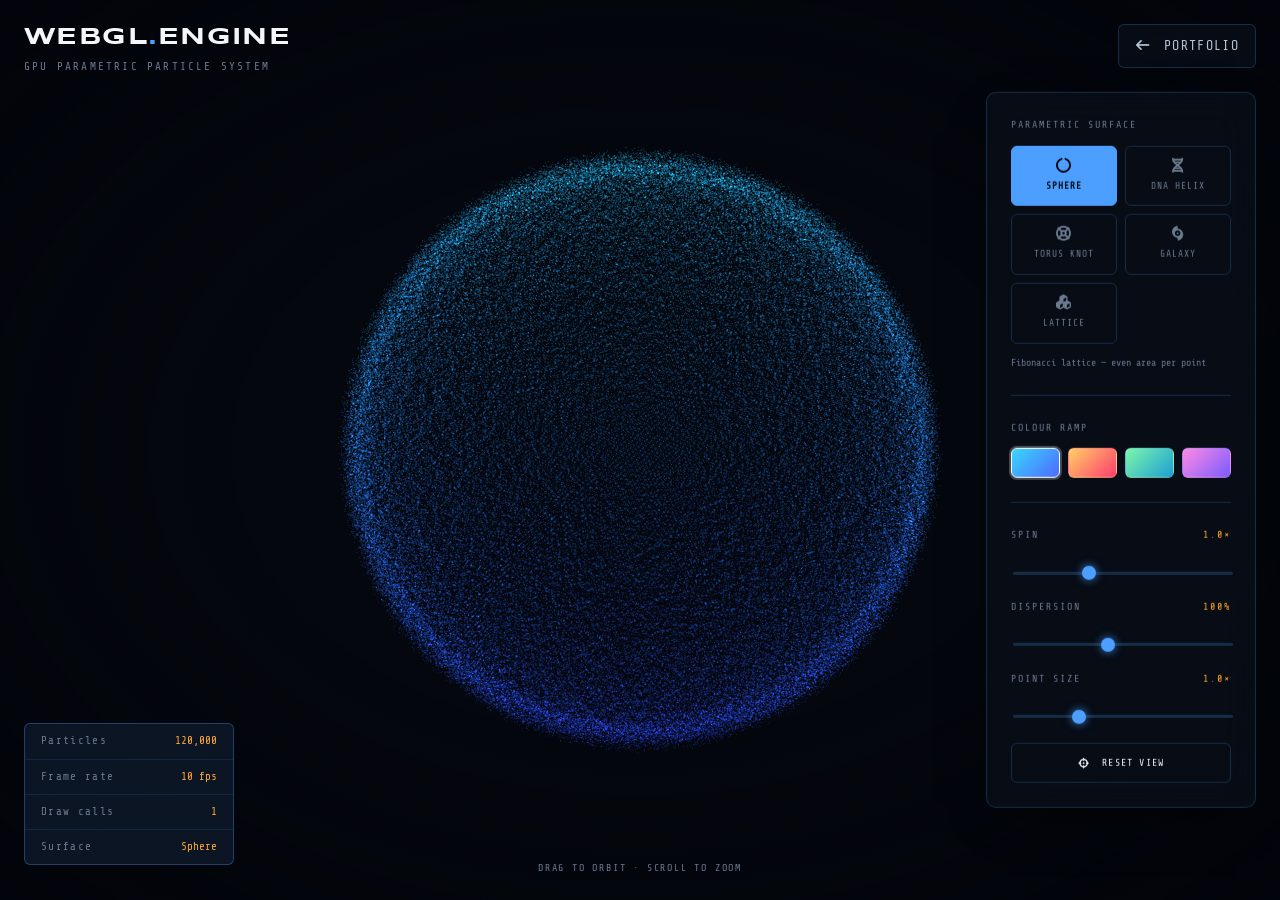
<file: webgl.html>
<!DOCTYPE html>
<html lang="en">
<head>
<meta charset="UTF-8">
<meta name="viewport" content="width=device-width, initial-scale=1.0">
<title>ENG.MOHAMMAD | WebGL Particle Engine</title>
<meta name="description" content="A GPU particle engine: 120,000 points morphing between five parametric surfaces entirely on the vertex shader, with per-particle colour ramps and live frame telemetry.">
<meta name="theme-color" content="#04070d">

<link rel="stylesheet" href="assets/core.css">
<link rel="stylesheet" href="assets/vendor/fontawesome/css/all.min.css">

<script type="importmap">
{
  "imports": {
    "three": "/assets/vendor/three/three.module.min.js",
    "three/addons/": "/assets/vendor/three/addons/"
  }
}
</script>

<style>
    html, body { height: 100%; }
    body { overflow: hidden; background: var(--surface-sunken); }

    #stage { position: fixed; inset: 0; }

    /* Vignette keeps the eye on the particle cloud without dimming it. */
    .vignette {
        position: fixed; inset: 0; z-index: 2; pointer-events: none;
        background: radial-gradient(ellipse at center, transparent 45%, rgba(2, 4, 10, 0.85) 100%);
    }

    .hud { position: fixed; inset: 0; z-index: 3; pointer-events: none; padding: var(--space-5); }
    .hud > * { pointer-events: auto; }

    /* ---------- top bar ---------- */
    .topbar {
        position: absolute; top: var(--space-5); left: var(--space-5); right: var(--space-5);
        display: flex; align-items: flex-start; justify-content: space-between; gap: var(--space-4);
    }
    .title-block h1 {
        font-family: var(--font-display); font-size: var(--step-1);
        letter-spacing: 0.06em; text-transform: uppercase;
    }
    .title-block h1 span { color: var(--accent); }
    .title-block p {
        font-family: var(--font-mono); font-size: 11px; letter-spacing: 0.2em;
        text-transform: uppercase; color: var(--text-muted); margin-top: 6px;
    }

    /* ---------- telemetry ---------- */
    .telemetry {
        position: absolute; left: var(--space-5); bottom: var(--space-5);
        display: grid; gap: 1px; min-width: 210px;
        background: var(--accent-line); border: 1px solid var(--accent-line);
        border-radius: var(--radius-sm); overflow: hidden;
        font-family: var(--font-mono); font-size: 11px;
    }
    .tel-row {
        display: flex; justify-content: space-between; gap: var(--space-5);
        padding: 8px var(--space-4); background: var(--surface-glass);
        backdrop-filter: blur(12px); -webkit-backdrop-filter: blur(12px);
    }
    .tel-row dt { color: var(--text-muted); letter-spacing: 0.12em; }
    .tel-row dd { margin: 0; color: var(--highlight); font-variant-numeric: tabular-nums; }

    /* ---------- control panel ---------- */
    .controls {
        position: absolute; right: var(--space-5); top: 50%; transform: translateY(-50%);
        width: 270px; max-height: calc(100vh - var(--space-9));
        overflow-y: auto; padding: var(--space-5);
        background: var(--surface-glass); border: 1px solid var(--accent-line);
        border-radius: var(--radius-md); backdrop-filter: blur(18px); -webkit-backdrop-filter: blur(18px);
        box-shadow: var(--shadow-panel);
    }
    .group + .group { margin-top: var(--space-5); padding-top: var(--space-5); border-top: 1px solid var(--accent-line); }
    .group-label {
        display: flex; justify-content: space-between; align-items: baseline; gap: var(--space-3);
        font-family: var(--font-mono); font-size: 10px; letter-spacing: 0.2em;
        text-transform: uppercase; color: var(--text-muted); margin-bottom: var(--space-3);
    }
    .group-label b { color: var(--highlight); font-weight: 400; font-variant-numeric: tabular-nums; }

    .shape-grid { display: grid; grid-template-columns: 1fr 1fr; gap: var(--space-2); }
    .shape-btn {
        display: flex; flex-direction: column; align-items: center; gap: 6px;
        padding: 11px 6px; border: 1px solid var(--accent-line); border-radius: var(--radius-sm);
        background: transparent; color: var(--text-muted);
        font-family: var(--font-mono); font-size: 9.5px; letter-spacing: 0.1em; text-transform: uppercase;
        cursor: pointer; transition: all var(--speed) var(--ease-out);
    }
    .shape-btn i { font-size: 15px; }
    .shape-btn:hover { color: var(--text-strong); border-color: var(--accent); background: var(--accent-dim); }
    .shape-btn[aria-pressed="true"] {
        color: #04070d; background: var(--accent); border-color: var(--accent); font-weight: 700;
    }

    .palette-row { display: flex; gap: var(--space-2); }
    .palette-btn {
        flex: 1; height: 30px; border-radius: var(--radius-sm); cursor: pointer;
        border: 1px solid rgba(255,255,255,0.14); transition: all var(--speed) var(--ease-out);
    }
    .palette-btn:hover { transform: translateY(-2px); }
    .palette-btn[aria-pressed="true"] { border-color: #fff; box-shadow: 0 0 0 2px rgba(255,255,255,0.25); }

    input[type=range] {
        -webkit-appearance: none; appearance: none; width: 100%; height: 3px;
        background: var(--accent-line); border-radius: 99px; outline: none; cursor: pointer;
    }
    input[type=range]::-webkit-slider-thumb {
        -webkit-appearance: none; appearance: none; width: 14px; height: 14px; border-radius: 50%;
        background: var(--accent); box-shadow: 0 0 10px rgba(77,159,255,0.8); cursor: pointer;
    }
    input[type=range]::-moz-range-thumb {
        width: 14px; height: 14px; border: 0; border-radius: 50%;
        background: var(--accent); box-shadow: 0 0 10px rgba(77,159,255,0.8); cursor: pointer;
    }
    .slider + .slider { margin-top: var(--space-4); }

    .btn-block { width: 100%; margin-top: var(--space-4); padding: 11px; font-size: 10px; }

    .hint {
        position: absolute; left: 50%; bottom: var(--space-5); transform: translateX(-50%);
        font-family: var(--font-mono); font-size: 10px; letter-spacing: 0.18em;
        text-transform: uppercase; color: var(--text-muted); white-space: nowrap;
    }

    /* ---------- responsive ---------- */
    @media (max-width: 1024px) {
        body { overflow-y: auto; }
        #stage { position: fixed; height: 58vh; inset: 0 0 auto 0; }
        .vignette { height: 58vh; inset: 0 0 auto 0; }
        .hud { position: relative; inset: auto; padding: 0; }
        .topbar {
            position: relative; inset: auto; padding: var(--space-4);
            background: linear-gradient(180deg, rgba(2,4,10,0.9), transparent);
        }
        .telemetry {
            position: relative; inset: auto; margin: 58vh var(--space-4) 0;
            grid-template-columns: 1fr 1fr;
        }
        .controls {
            position: relative; inset: auto; transform: none; width: auto;
            max-height: none; margin: var(--space-4); overflow: visible;
        }
        .hint { display: none; }
    }
    @media (max-width: 420px) { .telemetry { grid-template-columns: 1fr; } }
</style>
</head>
<body>

<a class="skip-link" href="#controls">Skip to engine controls</a>

<!-- Boot overlay: replaced with a readable message if WebGL is unavailable. -->
<div class="boot-screen" id="boot">
    <div class="boot-ring"></div>
    <div id="boot-text">Compiling shaders</div>
    <p class="boot-note" id="boot-note" hidden></p>
</div>

<div id="stage" aria-label="Interactive 3D particle field" role="img"></div>
<div class="vignette"></div>

<div class="hud">
    <div class="topbar">
        <div class="title-block">
            <h1>WEBGL<span>.</span>ENGINE</h1>
            <p>GPU parametric particle system</p>
        </div>
        <a href="index.html" class="back-link"><i class="fas fa-arrow-left" aria-hidden="true"></i> Portfolio</a>
    </div>

    <dl class="telemetry" aria-live="off">
        <div class="tel-row"><dt>Particles</dt><dd id="tel-count">—</dd></div>
        <div class="tel-row"><dt>Frame rate</dt><dd id="tel-fps">—</dd></div>
        <div class="tel-row"><dt>Draw calls</dt><dd id="tel-calls">—</dd></div>
        <div class="tel-row"><dt>Surface</dt><dd id="tel-shape">Sphere</dd></div>
    </dl>

    <section class="controls" id="controls" aria-label="Engine controls">
        <div class="group">
            <div class="group-label"><span>Parametric surface</span></div>
            <div class="shape-grid" id="shape-grid" role="group" aria-label="Choose a surface"></div>
        </div>

        <div class="group">
            <div class="group-label"><span>Colour ramp</span></div>
            <div class="palette-row" id="palette-row" role="group" aria-label="Choose a colour ramp"></div>
        </div>

        <div class="group">
            <div class="slider">
                <div class="group-label"><label for="in-spin">Spin</label><b id="val-spin">1.0&times;</b></div>
                <input type="range" id="in-spin" min="0" max="3" step="0.1" value="1">
            </div>
            <div class="slider">
                <div class="group-label"><label for="in-scale">Dispersion</label><b id="val-scale">100%</b></div>
                <input type="range" id="in-scale" min="40" max="180" step="1" value="100">
            </div>
            <div class="slider">
                <div class="group-label"><label for="in-size">Point size</label><b id="val-size">1.0&times;</b></div>
                <input type="range" id="in-size" min="0.4" max="2.5" step="0.1" value="1">
            </div>
            <button class="btn btn-block" id="btn-reset" type="button">
                <i class="fas fa-crosshairs" aria-hidden="true"></i> Reset view
            </button>
        </div>
    </section>

    <p class="hint">Drag to orbit &middot; Scroll to zoom</p>
</div>

<script type="module">
/**
 * ==========================================================================
 * GPU PARAMETRIC PARTICLE ENGINE
 * ==========================================================================
 * Every surface is generated once on the CPU into a Float32Array, then the
 * morph between two surfaces runs entirely in the vertex shader: the GPU
 * interpolates each point between its "from" and "to" position using a single
 * uniform. Nothing walks 120,000 points per frame on the main thread, which is
 * why the transition stays smooth while the UI keeps responding.
 */

import * as THREE from 'three';
import { Stage, renderSceneFallback, supportsWebGL } from './assets/scene.js';

const boot = document.getElementById('boot');
const bootText = document.getElementById('boot-text');
const bootNote = document.getElementById('boot-note');

/* --------------------------------------------------------------------------
   SURFACE LIBRARY
   Each generator fills a Float32Array of xyz triples. They are pure functions
   of the point index, so the same index always maps to the same "identity"
   across shapes and the morph reads as a coherent transformation.
   -------------------------------------------------------------------------- */
const GOLDEN_ANGLE = Math.PI * (3 - Math.sqrt(5));

const SURFACES = {
    sphere: {
        label: 'Sphere', icon: 'fa-circle-notch',
        note: 'Fibonacci lattice — even area per point',
        build(out, count) {
            for (let i = 0; i < count; i++) {
                // Even distribution: equal-area bands in y, golden-angle in theta.
                const y = 1 - (i / (count - 1)) * 2;
                const radius = Math.sqrt(Math.max(0, 1 - y * y));
                const theta = GOLDEN_ANGLE * i;
                // Slight radial scatter turns a hard shell into a shell with depth.
                const r = 26 * (0.94 + Math.random() * 0.06);
                out[i * 3] = Math.cos(theta) * radius * r;
                out[i * 3 + 1] = y * r;
                out[i * 3 + 2] = Math.sin(theta) * radius * r;
            }
        }
    },

    helix: {
        label: 'DNA helix', icon: 'fa-dna',
        note: 'Two antiphase strands plus base-pair rungs',
        build(out, count) {
            const turns = 5, height = 54, radius = 15, tube = 1.5;
            const pairsPerTurn = 10;
            const pairCount = turns * pairsPerTurn;
            for (let i = 0; i < count; i++) {
                const t = i / count;
                const slot = i % 10;
                if (slot < 8) {
                    // Backbones: two strands half a turn out of phase, each given
                    // a little tube thickness so they read as ribbons not wires.
                    const angle = t * Math.PI * 2 * turns + (slot < 4 ? 0 : Math.PI);
                    const a = Math.random() * Math.PI * 2;
                    const r = Math.sqrt(Math.random()) * tube;
                    out[i * 3] = Math.cos(angle) * radius + Math.cos(a) * r;
                    out[i * 3 + 1] = (t - 0.5) * height + Math.sin(a) * r;
                    out[i * 3 + 2] = Math.sin(angle) * radius + Math.sin(a) * r * 0.6;
                } else {
                    // Base pairs: snapped to discrete rungs, then spread evenly
                    // along the bar between the two strands.
                    const pair = Math.floor(t * pairCount);
                    const pt = pair / pairCount;
                    const angle = pt * Math.PI * 2 * turns;
                    const along = 1 - 2 * Math.random();   // -1..1 across the bar
                    out[i * 3] = Math.cos(angle) * radius * along;
                    out[i * 3 + 1] = (pt - 0.5) * height;
                    out[i * 3 + 2] = Math.sin(angle) * radius * along;
                }
            }
        }
    },

    knot: {
        label: 'Torus knot', icon: 'fa-life-ring',
        note: '(p,q) = (3,2) curve with a tubular shell',
        build(out, count) {
            const p = 2, q = 3, scale = 9, tube = 2.1;
            // Canonical (p,q) torus knot.
            const curve = (t, v) => {
                const c = 2 + Math.cos(q * t);
                v[0] = c * Math.cos(p * t) * scale;
                v[1] = c * Math.sin(p * t) * scale;
                v[2] = Math.sin(q * t) * scale;
            };
            const P = [0, 0, 0], Q = [0, 0, 0];
            for (let i = 0; i < count; i++) {
                const t = (i / count) * Math.PI * 2;
                curve(t, P);
                curve(t + 0.0025, Q);

                // Unit tangent, then two perpendiculars to sweep a round tube.
                let tx = Q[0] - P[0], ty = Q[1] - P[1], tz = Q[2] - P[2];
                const tl = Math.hypot(tx, ty, tz) || 1;
                tx /= tl; ty /= tl; tz /= tl;

                // cross(tangent, up); `up` is swapped if it is near-parallel.
                let ux = 0, uy = 0, uz = 1;
                if (Math.abs(tz) > 0.9) { ux = 1; uz = 0; }
                let nx = ty * uz - tz * uy;
                let ny = tz * ux - tx * uz;
                let nz = tx * uy - ty * ux;
                const nl = Math.hypot(nx, ny, nz) || 1;
                nx /= nl; ny /= nl; nz /= nl;

                const bx = ty * nz - tz * ny;
                const by = tz * nx - tx * nz;
                const bz = tx * ny - ty * nx;

                const a = Math.random() * Math.PI * 2;
                const r = Math.sqrt(Math.random()) * tube;
                const ca = Math.cos(a) * r, sa = Math.sin(a) * r;

                out[i * 3] = P[0] + nx * ca + bx * sa;
                out[i * 3 + 1] = P[1] + ny * ca + by * sa;
                out[i * 3 + 2] = P[2] + nz * ca + bz * sa;
            }
        }
    },

    galaxy: {
        label: 'Galaxy', icon: 'fa-hurricane',
        note: 'Logarithmic spiral arms with a bulge core',
        build(out, count) {
            const arms = 4, spin = 2.4, maxR = 34;
            for (let i = 0; i < count; i++) {
                // Radius biased inward so the core stays dense.
                const t = Math.pow(Math.random(), 0.55);
                const radius = t * maxR;
                const arm = (i % arms) / arms * Math.PI * 2;
                const angle = arm + radius * 0.08 * spin;
                // Scatter widens with radius, the way real arms fray outward.
                const spread = 0.03 + t * 0.20;
                const jx = (Math.random() - 0.5) * radius * spread;
                const jy = (Math.random() - 0.5) * (3.2 - t * 1.4);
                const jz = (Math.random() - 0.5) * radius * spread;
                out[i * 3] = Math.cos(angle) * radius + jx;
                out[i * 3 + 1] = jy;
                out[i * 3 + 2] = Math.sin(angle) * radius + jz;
            }
        }
    },

    lattice: {
        label: 'Lattice', icon: 'fa-cubes',
        note: 'Axis-aligned line grid, 6 nodes per axis',
        build(out, count) {
            const cells = 5;               // 6 nodes per axis
            const size = 42, half = size / 2;
            const lines = cells + 1;
            const jitter = 0.28;
            for (let i = 0; i < count; i++) {
                // Each point belongs to one axis-aligned line of the grid and
                // slides freely along it, so the edges stay solid and the
                // interior stays open.
                const axis = i % 3;
                const idx = Math.floor(i / 3);
                const j = idx % lines;
                const k = Math.floor(idx / lines) % lines;

                const along = -half + Math.random() * size;
                const b = -half + (j / cells) * size + (Math.random() - 0.5) * jitter;
                const c = -half + (k / cells) * size + (Math.random() - 0.5) * jitter;

                if (axis === 0) { out[i*3] = along; out[i*3+1] = b; out[i*3+2] = c; }
                else if (axis === 1) { out[i*3] = b; out[i*3+1] = along; out[i*3+2] = c; }
                else { out[i*3] = b; out[i*3+1] = c; out[i*3+2] = along; }
            }
        }
    }
};

const PALETTES = [
    { id: 'ice',   label: 'Ice',   from: '#3ad8ff', to: '#4d6bff' },
    { id: 'ember', label: 'Ember', from: '#ffd166', to: '#ff3d6e' },
    { id: 'flora', label: 'Flora', from: '#7ef7a9', to: '#1e9fd4' },
    { id: 'orchid',label: 'Orchid',from: '#ff8ae2', to: '#7b5cff' }
];

/* --------------------------------------------------------------------------
   SHADERS
   -------------------------------------------------------------------------- */
const VERTEX_SHADER = /* glsl */`
    uniform float uMorph;      // 0 = from-surface, 1 = to-surface
    uniform float uTime;
    uniform float uSize;
    uniform float uScale;      // dispersion
    uniform vec3  uColorFrom;
    uniform vec3  uColorTo;

    attribute vec3  aTarget;   // destination position for the current morph
    attribute float aSeed;     // stable per-particle randomness
    attribute float aRamp;     // 0..1 position along the colour ramp

    varying vec3  vColor;
    varying float vFade;

    void main() {
        // Ease the morph per particle, offset by its seed, so the cloud
        // reorganises in a wave instead of every point arriving at once.
        float stagger = clamp((uMorph - aSeed * 0.25) / 0.75, 0.0, 1.0);
        float eased = stagger * stagger * (3.0 - 2.0 * stagger);
        vec3 morphed = mix(position, aTarget, eased);

        // Gentle breathing so a settled surface never looks like a still image.
        float wobble = sin(uTime * 0.8 + aSeed * 6.2831) * 0.35;
        morphed += normalize(morphed + 0.0001) * wobble;
        morphed *= uScale;

        vColor = mix(uColorFrom, uColorTo, aRamp);
        // Low base contribution; points in flight glow brighter, which reads as
        // energy during a morph without saturating the settled surface.
        vFade = 0.17 + 0.30 * sin(eased * 3.14159);

        vec4 mv = modelViewMatrix * vec4(morphed, 1.0);
        // Perspective-correct sizing: distant points shrink like real geometry.
        gl_PointSize = uSize * (300.0 / -mv.z) * (0.7 + aSeed * 0.6);
        gl_Position = projectionMatrix * mv;
    }
`;

const FRAGMENT_SHADER = /* glsl */`
    varying vec3  vColor;
    varying float vFade;

    void main() {
        // Soft round sprite: no texture fetch, and no square points.
        vec2 uv = gl_PointCoord - 0.5;
        float d = dot(uv, uv);
        if (d > 0.25) discard;
        float alpha = smoothstep(0.25, 0.0, d);
        // A restrained hot core keeps the highlight without washing to white.
        vec3 color = vColor + vec3(pow(alpha, 8.0)) * 0.22;
        gl_FragColor = vec4(color, alpha * vFade);
    }
`;

/* --------------------------------------------------------------------------
   ENGINE
   -------------------------------------------------------------------------- */
class ParticleEngine {
    constructor() {
        const reduceMotion = window.matchMedia('(prefers-reduced-motion: reduce)').matches;
        const isSmall = window.innerWidth < 900;
        this.count = isSmall ? 45000 : 120000;

        this.stage = new Stage(document.getElementById('stage'), {
            fov: 55, far: 600, shadows: false, environment: false,
            background: 0x04070d, exposure: 1
        });
        this.stage.camera.position.set(0, 16, 78);
        this.stage.controls.minDistance = 30;
        this.stage.controls.maxDistance = 190;
        this.stage.controls.autoRotate = !reduceMotion;
        this.stage.controls.autoRotateSpeed = 0.9;

        this.surfaceKeys = Object.keys(SURFACES);
        this.current = 'sphere';
        this.morphTween = null;

        this.#buildGeometry();
        this.#buildUI();
        this.#buildTelemetry();

        this.stage.onFrame((delta, elapsed) => {
            this.material.uniforms.uTime.value = elapsed;
            this.#stepMorph(delta);
            this.#stepTelemetry(delta);
        });
        this.stage.start();
    }

    /** Allocates the buffers and fills them with the starting surface. */
    #buildGeometry() {
        const count = this.count;
        this.buffers = {};
        for (const key of this.surfaceKeys) {
            const arr = new Float32Array(count * 3);
            SURFACES[key].build(arr, count);
            this.buffers[key] = arr;
        }

        const position = new Float32Array(this.buffers.sphere);   // live "from"
        const target = new Float32Array(this.buffers.sphere);     // live "to"
        const seed = new Float32Array(count);
        const ramp = new Float32Array(count);
        for (let i = 0; i < count; i++) {
            seed[i] = Math.random();
            ramp[i] = i / count;
        }

        this.geometry = new THREE.BufferGeometry();
        this.geometry.setAttribute('position', new THREE.BufferAttribute(position, 3));
        this.geometry.setAttribute('aTarget', new THREE.BufferAttribute(target, 3));
        this.geometry.setAttribute('aSeed', new THREE.BufferAttribute(seed, 1));
        this.geometry.setAttribute('aRamp', new THREE.BufferAttribute(ramp, 1));
        // The cloud never leaves this radius, so a fixed sphere spares three.js
        // recomputing bounds over 120k points.
        this.geometry.boundingSphere = new THREE.Sphere(new THREE.Vector3(), 70);

        const palette = PALETTES[0];
        this.material = new THREE.ShaderMaterial({
            uniforms: {
                uMorph: { value: 1 },
                uTime: { value: 0 },
                uSize: { value: 0.55 },
                uScale: { value: 1 },
                uColorFrom: { value: new THREE.Color(palette.from) },
                uColorTo: { value: new THREE.Color(palette.to) }
            },
            vertexShader: VERTEX_SHADER,
            fragmentShader: FRAGMENT_SHADER,
            transparent: true,
            depthWrite: false,
            blending: THREE.AdditiveBlending
        });

        this.points = new THREE.Points(this.geometry, this.material);
        this.stage.scene.add(this.points);

        this.baseSize = 0.55;
        this.sizeFactor = 1;
    }

    /**
     * Starts a morph. The current on-screen positions are baked into the
     * "from" buffer first, so interrupting a morph mid-flight continues from
     * exactly where the points are rather than snapping back.
     */
    morphTo(key) {
        if (!SURFACES[key] || key === this.current) return;

        const from = this.geometry.attributes.position.array;
        const prevTarget = this.geometry.attributes.aTarget.array;
        const progress = this.material.uniforms.uMorph.value;

        if (progress < 1) {
            for (let i = 0; i < from.length; i++) {
                from[i] += (prevTarget[i] - from[i]) * progress;
            }
        } else {
            from.set(prevTarget);
        }
        prevTarget.set(this.buffers[key]);

        this.geometry.attributes.position.needsUpdate = true;
        this.geometry.attributes.aTarget.needsUpdate = true;
        this.material.uniforms.uMorph.value = 0;

        this.current = key;
        this.morphTween = { elapsed: 0, duration: 1.8 };

        document.getElementById('tel-shape').textContent = SURFACES[key].label;
        for (const btn of document.querySelectorAll('.shape-btn')) {
            btn.setAttribute('aria-pressed', String(btn.dataset.shape === key));
        }
        document.getElementById('shape-note').textContent = SURFACES[key].note;
    }

    #stepMorph(delta) {
        if (!this.morphTween) return;
        this.morphTween.elapsed += delta;
        const t = Math.min(this.morphTween.elapsed / this.morphTween.duration, 1);
        this.material.uniforms.uMorph.value = t;
        if (t >= 1) this.morphTween = null;
    }

    setPalette(palette) {
        this.material.uniforms.uColorFrom.value.set(palette.from);
        this.material.uniforms.uColorTo.value.set(palette.to);
        for (const btn of document.querySelectorAll('.palette-btn')) {
            btn.setAttribute('aria-pressed', String(btn.dataset.palette === palette.id));
        }
    }

    /* ---------------- UI wiring ---------------- */
    #buildUI() {
        const grid = document.getElementById('shape-grid');
        grid.innerHTML = this.surfaceKeys.map(key => `
            <button type="button" class="shape-btn" data-shape="${key}"
                    aria-pressed="${key === this.current}">
                <i class="fas ${SURFACES[key].icon}" aria-hidden="true"></i>
                ${SURFACES[key].label}
            </button>`).join('');
        const note = document.createElement('p');
        note.id = 'shape-note';
        note.style.cssText = 'margin-top:10px;font-family:var(--font-mono);font-size:10px;line-height:1.7;color:var(--text-muted);';
        note.textContent = SURFACES[this.current].note;
        grid.after(note);
        grid.addEventListener('click', (e) => {
            const btn = e.target.closest('.shape-btn');
            if (btn) this.morphTo(btn.dataset.shape);
        });

        const palette = document.getElementById('palette-row');
        palette.innerHTML = PALETTES.map((p, i) => `
            <button type="button" class="palette-btn" data-palette="${p.id}"
                    title="${p.label}" aria-label="${p.label} colour ramp"
                    aria-pressed="${i === 0}"
                    style="background:linear-gradient(135deg, ${p.from}, ${p.to});"></button>`).join('');
        palette.addEventListener('click', (e) => {
            const btn = e.target.closest('.palette-btn');
            if (btn) this.setPalette(PALETTES.find(p => p.id === btn.dataset.palette));
        });

        const spin = document.getElementById('in-spin');
        spin.addEventListener('input', () => {
            const v = parseFloat(spin.value);
            this.stage.controls.autoRotateSpeed = v * 0.9;
            this.stage.controls.autoRotate = v > 0;
            document.getElementById('val-spin').textContent = v.toFixed(1) + '×';
        });

        const scale = document.getElementById('in-scale');
        scale.addEventListener('input', () => {
            const v = parseInt(scale.value, 10);
            this.material.uniforms.uScale.value = v / 100;
            document.getElementById('val-scale').textContent = v + '%';
        });

        const size = document.getElementById('in-size');
        size.addEventListener('input', () => {
            const v = parseFloat(size.value);
            this.sizeFactor = v;
            this.material.uniforms.uSize.value = this.baseSize * v;
            document.getElementById('val-size').textContent = v.toFixed(1) + '×';
        });

        document.getElementById('btn-reset').addEventListener('click', () => this.resetView());
    }

    /** Eases the camera home without fighting OrbitControls' auto-rotation. */
    resetView() {
        const controls = this.stage.controls;
        const wasAuto = controls.autoRotate;
        controls.autoRotate = false;
        controls.target.set(0, 0, 0);

        const start = this.stage.camera.position.clone();
        const end = new THREE.Vector3(0, 16, 78);
        const duration = 0.9;
        let t = 0;

        const stop = this.stage.onFrame((delta) => {
            t = Math.min(t + delta / duration, 1);
            const eased = 1 - Math.pow(1 - t, 3);
            this.stage.camera.position.lerpVectors(start, end, eased);
            if (t >= 1) { controls.autoRotate = wasAuto; stop(); }
        });
    }

    /* ---------------- telemetry ---------------- */
    #buildTelemetry() {
        document.getElementById('tel-count').textContent = this.count.toLocaleString();
        document.getElementById('tel-shape').textContent = SURFACES[this.current].label;
        this.frames = 0;
        this.fpsTimer = 0;
    }

    #stepTelemetry(delta) {
        this.frames++;
        this.fpsTimer += delta;
        if (this.fpsTimer >= 0.5) {
            const fps = this.frames / this.fpsTimer;
            document.getElementById('tel-fps').textContent = fps.toFixed(0) + ' fps';
            document.getElementById('tel-calls').textContent = this.stage.renderer.info.render.calls;
            this.frames = 0;
            this.fpsTimer = 0;
        }
    }
}

/* --------------------------------------------------------------------------
   BOOT
   -------------------------------------------------------------------------- */
function dismissBoot() {
    boot.classList.add('is-done');
    setTimeout(() => { boot.hidden = true; }, 520);
}

function failBoot(message) {
    boot.classList.add('has-error');
    bootText.textContent = 'WebGL unavailable';
    bootNote.hidden = false;
    bootNote.textContent = message;
    renderSceneFallback(document.getElementById('stage'), message);
    document.querySelector('.controls')?.setAttribute('hidden', '');
    // The overlay stays, so keep the way out reachable above it.
    const exit = document.querySelector('.back-link');
    if (exit) {
        exit.style.position = 'fixed';
        exit.style.zIndex = '10000';
        exit.style.top = '24px';
        exit.style.right = '24px';
    }
}

if (!supportsWebGL()) {
    failBoot('This engine renders 120,000 points on the GPU and needs hardware-accelerated WebGL.');
} else {
    try {
        window.engine = new ParticleEngine();
        requestAnimationFrame(() => setTimeout(dismissBoot, 260));
    } catch (err) {
        console.error('Particle engine failed to start:', err);
        failBoot('The 3D context could not be created on this device.');
    }
}
</script>
</body>
</html>
</file>
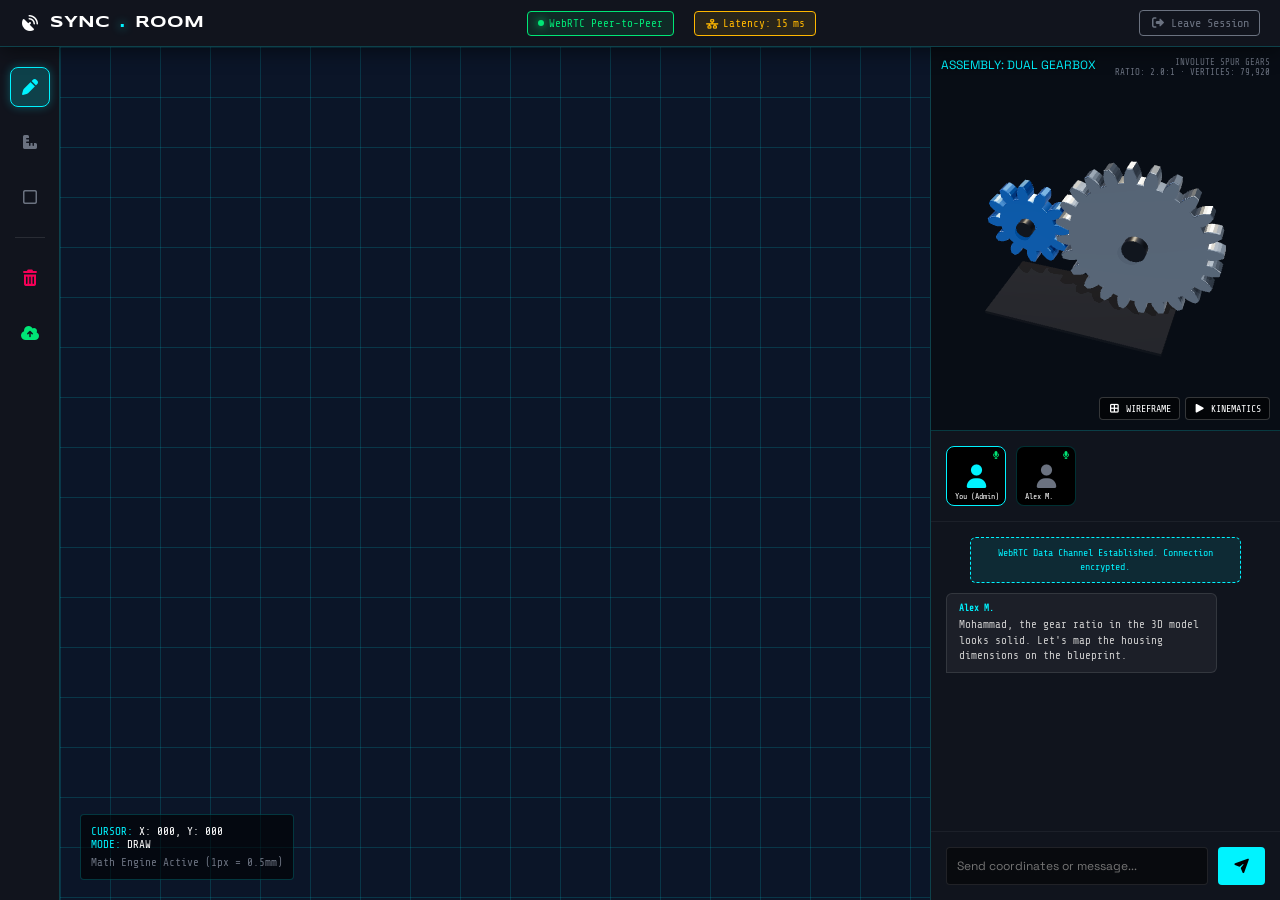
<file: webrtc.html>
<!DOCTYPE html>
<html lang="en">
<head>
    <meta charset="UTF-8">
    <meta name="viewport" content="width=device-width, initial-scale=1.0">
    <title>ENG.MOHAMMAD | Engineering Sync Room</title>
    <meta name="description" content="Remote engineering collaboration hub: a measurement blueprint canvas using Euclidean distance maths alongside a procedurally generated 3D gear assembly.">
    <meta name="theme-color" content="#020406">
    
    <link rel="stylesheet" href="assets/fonts.css">
    <link rel="stylesheet" href="assets/vendor/fontawesome/css/all.min.css">
    
    <!-- Three.js for CAD Viewer -->
    <script type="importmap">
    {
      "imports": {
        "three": "/assets/vendor/three/three.module.min.js",
        "three/addons/": "/assets/vendor/three/addons/"
      }
    }
    </script>

    <style>
        /* ==========================================================================
           01. CAD / ENTERPRISE UI VARIABLES
           ========================================================================== */
        :root {
            --bg-deep: #090a0f; --bg-panel: #11141d; --bg-glass: rgba(17, 20, 29, 0.8);
            --border-core: rgba(0, 243, 255, 0.2); --border-glow: rgba(0, 243, 255, 0.4);
            --primary: #00f3ff; --accent: #f50057; --warning: #ffb700; --success: #00e676;
            --text-main: #ffffff; --text-muted: #6b7280;
            --blueprint-bg: #0b1528; --blueprint-line: rgba(0, 243, 255, 0.15);
            --font-main: 'Space Grotesk', sans-serif; --font-mono: 'Share Tech Mono', monospace;
        }

        * { margin: 0; padding: 0; box-sizing: border-box; }
        body { font-family: var(--font-main); background-color: var(--bg-deep); color: var(--text-main); height: 100vh; display: flex; flex-direction: column; overflow: hidden; }
        ::-webkit-scrollbar { width: 4px; } ::-webkit-scrollbar-track { background: var(--bg-panel); } ::-webkit-scrollbar-thumb { background: var(--primary); }

        /* ==========================================================================
           02. TOP NAVIGATION BAR
           ========================================================================== */
        .topbar { display: flex; justify-content: space-between; align-items: center; padding: 10px 20px; background: var(--bg-panel); border-bottom: 1px solid var(--border-core); z-index: 100; box-shadow: 0 4px 20px rgba(0,0,0,0.5); }
        .brand { font-family: 'Syncopate', sans-serif; font-size: 16px; font-weight: 700; display: flex; align-items: center; gap: 10px; }
        .brand span { color: var(--primary); text-shadow: 0 0 10px var(--primary); }
        
        .session-info { display: flex; align-items: center; gap: 20px; font-family: var(--font-mono); font-size: 11px; }
        .badge { padding: 5px 10px; border-radius: 4px; border: 1px solid; display: flex; align-items: center; gap: 5px; }
        .badge-webrtc { background: rgba(0, 230, 118, 0.1); border-color: var(--success); color: var(--success); }
        .badge-latency { background: rgba(255, 183, 0, 0.1); border-color: var(--warning); color: var(--warning); }
        .pulse { width: 6px; height: 6px; background: var(--success); border-radius: 50%; animation: blink 1s infinite; box-shadow: 0 0 8px var(--success); }

        .btn-exit { color: var(--text-muted); text-decoration: none; font-size: 12px; font-family: var(--font-mono); border: 1px solid var(--text-muted); padding: 5px 10px; border-radius: 4px; transition: 0.3s; }
        .btn-exit:hover { background: var(--accent); color: #fff; border-color: var(--accent); }

        /* ==========================================================================
           03. MAIN WORKSPACE (GRID LAYOUT)
           ========================================================================== */
        .workspace { flex: 1; display: flex; overflow: hidden; position: relative; }
        
        /* --- TOOLBAR (LEFT) --- */
        .toolbar { width: 60px; background: var(--bg-panel); border-right: 1px solid var(--border-core); display: flex; flex-direction: column; align-items: center; padding: 20px 0; gap: 15px; z-index: 10; }
        .tool-btn { width: 40px; height: 40px; border-radius: 8px; border: 1px solid transparent; background: transparent; color: var(--text-muted); font-size: 16px; cursor: pointer; transition: 0.3s; display: flex; justify-content: center; align-items: center; position: relative; }
        .tool-btn:hover { background: rgba(0, 243, 255, 0.1); color: var(--primary); }
        .tool-btn.active { background: rgba(0, 243, 255, 0.2); border-color: var(--primary); color: var(--primary); box-shadow: 0 0 10px rgba(0,243,255,0.3); }
        .tool-tooltip { position: absolute; left: 50px; background: #000; color: #fff; font-family: var(--font-mono); font-size: 10px; padding: 5px 8px; border-radius: 4px; border: 1px solid var(--border-core); opacity: 0; pointer-events: none; transition: 0.3s; white-space: nowrap; }
        .tool-btn:hover .tool-tooltip { opacity: 1; transform: translateX(5px); }

        /* --- CENTER: BLUEPRINT CANVAS --- */
        .canvas-container { flex: 1; position: relative; background-color: var(--blueprint-bg); background-image: linear-gradient(var(--blueprint-line) 1px, transparent 1px), linear-gradient(90deg, var(--blueprint-line) 1px, transparent 1px); background-size: 50px 50px; overflow: hidden; cursor: crosshair; }
        #blueprint { position: absolute; top: 0; left: 0; width: 100%; height: 100%; }
        
        .canvas-overlay { position: absolute; bottom: 20px; left: 20px; font-family: var(--font-mono); font-size: 11px; color: var(--primary); background: rgba(0,0,0,0.6); padding: 10px; border-radius: 4px; pointer-events: none; border: 1px solid var(--border-core); }
        .canvas-overlay span { color: #fff; }

        /* --- RIGHT PANEL: CAD VIEWER & CHAT --- */
        .right-panel { width: 350px; background: var(--bg-panel); border-left: 1px solid var(--border-core); display: flex; flex-direction: column; z-index: 10; }
        
        /* 3D CAD Viewer */
        .cad-container { height: 45%; border-bottom: 1px solid var(--border-core); position: relative; background: radial-gradient(circle at center, #1a2235, #090a0f); }
        #cad-webgl { width: 100%; height: 100%; position: absolute; top: 0; left: 0; outline: none; }
        .cad-header { position: absolute; top: 10px; left: 10px; display: flex; justify-content: space-between; width: calc(100% - 20px); pointer-events: none; }
        .cad-title { font-family: var(--font-head); font-size: 12px; color: var(--primary); text-shadow: 0 0 5px #000; }
        .cad-metrics { font-family: var(--font-mono); font-size: 9px; color: var(--text-muted); text-align: right; }
        
        .cad-controls { position: absolute; bottom: 10px; right: 10px; display: flex; gap: 5px; }
        .btn-cad { background: rgba(0,0,0,0.6); border: 1px solid rgba(255,255,255,0.2); color: #fff; padding: 5px 8px; font-size: 10px; cursor: pointer; border-radius: 4px; font-family: var(--font-mono); transition: 0.3s; }
        .btn-cad:hover, .btn-cad.active { background: var(--primary); border-color: var(--primary); color: #000; }

        /* WebRTC Participants & Chat */
        .collab-container { flex: 1; display: flex; flex-direction: column; background: var(--bg-glass); }
        
        .participants { display: flex; gap: 10px; padding: 15px; border-bottom: 1px solid rgba(255,255,255,0.05); }
        .user-cam { width: 60px; height: 60px; border-radius: 8px; background: #000; border: 1px solid var(--border-core); position: relative; overflow: hidden; display: flex; justify-content: center; align-items: center; }
        .user-cam img { width: 100%; height: 100%; object-fit: cover; opacity: 0.7; }
        .user-cam.local { border-color: var(--primary); }
        .user-name { position: absolute; bottom: 2px; left: 4px; font-family: var(--font-mono); font-size: 8px; color: #fff; background: rgba(0,0,0,0.5); padding: 2px 4px; border-radius: 2px; }
        .user-mic { position: absolute; top: 4px; right: 4px; font-size: 8px; color: var(--success); }

        .chat-box { flex: 1; padding: 15px; overflow-y: auto; display: flex; flex-direction: column; gap: 10px; font-family: var(--font-mono); font-size: 11px; }
        .msg { padding: 8px 12px; border-radius: 6px; max-width: 85%; line-height: 1.4; position: relative; }
        .msg-sys { background: rgba(0, 243, 255, 0.1); color: var(--primary); align-self: center; text-align: center; border: 1px dashed var(--primary); width: 100%; font-size: 10px; }
        .msg-remote { background: rgba(255,255,255,0.05); color: #ccc; align-self: flex-start; border: 1px solid rgba(255,255,255,0.1); border-bottom-left-radius: 0; }
        .msg-local { background: rgba(0, 243, 255, 0.15); color: #fff; align-self: flex-end; border: 1px solid var(--primary); border-bottom-right-radius: 0; }
        .msg-author { font-size: 9px; color: var(--primary); margin-bottom: 3px; font-weight: bold; }

        .chat-input { display: flex; padding: 15px; border-top: 1px solid rgba(255,255,255,0.05); }
        .chat-input input { flex: 1; background: rgba(0,0,0,0.5); border: 1px solid rgba(255,255,255,0.1); color: #fff; padding: 10px; font-family: var(--font-main); font-size: 12px; border-radius: 4px; outline: none; }
        .chat-input input:focus { border-color: var(--primary); }
        .chat-input button { background: var(--primary); border: none; color: #000; padding: 0 15px; border-radius: 4px; margin-left: 10px; cursor: pointer; font-weight: bold; transition: 0.3s; }
        .chat-input button:hover { background: #fff; }

        @keyframes blink { 0%, 100% { opacity: 1; } 50% { opacity: 0.3; } }

        @media (max-width: 1024px) {
            .workspace { flex-direction: column; overflow-y: auto; }
            .toolbar { width: 100%; flex-direction: row; justify-content: center; padding: 10px; border-right: none; border-bottom: 1px solid var(--border-core); }
            .tool-tooltip { display: none; }
            .canvas-container { min-height: 400px; }
            .right-panel { width: 100%; border-left: none; border-top: 1px solid var(--border-core); }
            .cad-container { height: 350px; }
            .collab-container { height: 400px; }
        }
    </style>
</head>
<body>

    <!-- ==========================================================================
         TOP NAVIGATION
         ========================================================================== -->
    <header class="topbar">
        <div class="brand"><i class="fas fa-satellite-dish"></i> SYNC<span>.</span>ROOM</div>
        
        <div class="session-info">
            <div class="badge badge-webrtc"><div class="pulse"></div> WebRTC Peer-to-Peer</div>
            <div class="badge badge-latency"><i class="fas fa-network-wired"></i> Latency: <span id="ping">12</span>ms</div>
        </div>

        <a href="index.html" class="btn-exit"><i class="fas fa-sign-out-alt"></i> Leave Session</a>
    </header>

    <!-- ==========================================================================
         MAIN WORKSPACE
         ========================================================================== -->
    <div class="workspace">
        
        <!-- LEFT TOOLBAR -->
        <aside class="toolbar">
            <button class="tool-btn active" id="btn-draw" onclick="Blueprint.setMode('draw')">
                <i class="fas fa-pen"></i><span class="tool-tooltip">Draw Topology</span>
            </button>
            <button class="tool-btn" id="btn-measure" onclick="Blueprint.setMode('measure')">
                <i class="fas fa-ruler-combined"></i><span class="tool-tooltip">Measure Distance (Math)</span>
            </button>
            <button class="tool-btn" id="btn-rect" onclick="Blueprint.setMode('rect')">
                <i class="far fa-square"></i><span class="tool-tooltip">Draw Component Bounds</span>
            </button>
            <div style="height: 1px; width: 30px; background: rgba(255,255,255,0.1); margin: 5px 0;"></div>
            <button class="tool-btn" onclick="Blueprint.clearCanvas()">
                <i class="fas fa-trash-alt" style="color: var(--accent);"></i><span class="tool-tooltip">Clear Canvas</span>
            </button>
            <button class="tool-btn" onclick="WebRTCSim.syncCanvas()">
                <i class="fas fa-cloud-upload-alt" style="color: var(--success);"></i><span class="tool-tooltip">Sync to Peers</span>
            </button>
        </aside>

        <!-- CENTER CANVAS -->
        <main class="canvas-container" id="canvas-wrap">
            <canvas id="blueprint"></canvas>
            <div class="canvas-overlay">
                <div>CURSOR: <span id="c-coords">X: 000, Y: 000</span></div>
                <div>MODE: <span id="c-mode">DRAW</span></div>
                <div style="margin-top: 5px; color: var(--text-muted);">Math Engine Active (1px = 0.5mm)</div>
            </div>
        </main>

        <!-- RIGHT PANEL (CAD & CHAT) -->
        <aside class="right-panel">
            
            <!-- 3D CAD VIEWER -->
            <div class="cad-container">
                <div id="cad-webgl"></div>
                <div class="cad-header">
                    <div class="cad-title">ASSEMBLY: DUAL GEARBOX</div>
                    <div class="cad-metrics">INVOLUTE SPUR GEARS<br>RATIO: <span id="cad-ratio">-</span> &middot; VERTICES: <span id="cad-verts">-</span></div>
                </div>
                <div class="cad-controls">
                    <button class="btn-cad" onclick="CADEngine.toggleWireframe()"><i class="fas fa-border-all"></i> WIREFRAME</button>
                    <button class="btn-cad" onclick="CADEngine.toggleAnimation()"><i class="fas fa-play"></i> KINEMATICS</button>
                </div>
            </div>

            <!-- WEBRTC COLLABORATION -->
            <div class="collab-container">
                <div class="participants">
                    <!-- Local User -->
                    <div class="user-cam local">
                        <i class="fas fa-user" style="font-size: 24px; color: var(--primary);"></i>
                        <span class="user-name">You (Admin)</span>
                        <i class="fas fa-microphone user-mic"></i>
                    </div>
                    <!-- Remote User (Simulated) -->
                    <div class="user-cam">
                        <img src="https://images.unsplash.com/photo-1507003211169-0a1dd7228f2d?w=150&h=150&fit=crop" alt="Simulated remote participant" loading="lazy" onerror="this.outerHTML='&lt;i class=&quot;fas fa-user&quot; style=&quot;font-size:24px;color:var(--text-muted);&quot;&gt;&lt;/i&gt;'">
                        <span class="user-name">Alex M.</span>
                        <i class="fas fa-microphone user-mic"></i>
                    </div>
                </div>

                <div class="chat-box" id="chat-box">
                    <div class="msg msg-sys">WebRTC Data Channel Established. Connection encrypted.</div>
                    <div class="msg msg-remote">
                        <div class="msg-author">Alex M.</div>
                        Mohammad, the gear ratio in the 3D model looks solid. Let's map the housing dimensions on the blueprint.
                    </div>
                </div>

                <form class="chat-input" id="chat-form">
                    <input type="text" id="chat-msg" placeholder="Send coordinates or message..." autocomplete="off">
                    <button type="submit"><i class="fas fa-paper-plane"></i></button>
                </form>
            </div>

        </aside>
    </div>

    <!-- ==========================================================================
         ENGINEERING JAVASCRIPT KERNEL
         ========================================================================== -->
    <script type="module">
        import * as THREE from 'three';
        import { Stage, renderSceneFallback, supportsWebGL } from './assets/scene.js';

        /**
         * 1. INTERACTIVE BLUEPRINT CANVAS (Engineering Math & Drawing)
         */
        class BlueprintCanvas {
            constructor() {
                this.canvas = document.getElementById('blueprint');
                this.ctx = this.canvas.getContext('2d');
                this.wrap = document.getElementById('canvas-wrap');
                
                this.isDrawing = false;
                this.mode = 'draw'; // 'draw', 'measure', 'rect'
                this.paths = []; // Store strokes
                this.currentPath = null;
                this.startX = 0; this.startY = 0;

                this.scale = 0.5; // 1px = 0.5mm

                this.resize();
                window.addEventListener('resize', () => this.resize());
                this.bindEvents();
                this.redraw();
            }

            resize() {
                const rect = this.wrap.getBoundingClientRect();
                this.canvas.width = rect.width; this.canvas.height = rect.height;
                this.redraw();
            }

            setMode(newMode) {
                this.mode = newMode;
                document.querySelectorAll('.tool-btn').forEach(b => b.classList.remove('active'));
                document.getElementById('btn-' + newMode).classList.add('active');
                document.getElementById('c-mode').innerText = newMode.toUpperCase();
            }

            clearCanvas() {
                this.paths = []; this.redraw();
                WebRTCSim.logSys("Canvas cleared by Admin.");
            }

            bindEvents() {
                // Pointer events cover mouse, touch and stylus with one code path.
                this.canvas.addEventListener('pointerdown', (e) => {
                    this.canvas.setPointerCapture(e.pointerId);
                    this.startAction(e);
                });
                this.canvas.addEventListener('pointermove', (e) => this.doAction(e));
                this.canvas.addEventListener('pointerup', () => this.endAction());
                this.canvas.addEventListener('pointercancel', () => this.endAction());
                // Stop the browser panning/zooming the page while drawing on touch.
                this.canvas.style.touchAction = 'none';
            }

            getPos(e) {
                const rect = this.canvas.getBoundingClientRect();
                return { x: e.clientX - rect.left, y: e.clientY - rect.top };
            }

            startAction(e) {
                this.isDrawing = true;
                const pos = this.getPos(e);
                this.startX = pos.x; this.startY = pos.y;
                
                if(this.mode === 'draw') {
                    this.currentPath = { type: 'draw', points: [{x: pos.x, y: pos.y}] };
                } else if(this.mode === 'measure') {
                    this.currentPath = { type: 'measure', x1: pos.x, y1: pos.y, x2: pos.x, y2: pos.y };
                } else if(this.mode === 'rect') {
                    this.currentPath = { type: 'rect', x: pos.x, y: pos.y, w: 0, h: 0 };
                }
            }

            doAction(e) {
                const pos = this.getPos(e);
                document.getElementById('c-coords').innerText = `X: ${Math.round(pos.x)}, Y: ${Math.round(pos.y)}`;

                if(!this.isDrawing) return;

                if(this.mode === 'draw') {
                    this.currentPath.points.push({x: pos.x, y: pos.y});
                } else if(this.mode === 'measure') {
                    this.currentPath.x2 = pos.x; this.currentPath.y2 = pos.y;
                } else if(this.mode === 'rect') {
                    this.currentPath.w = pos.x - this.startX;
                    this.currentPath.h = pos.y - this.startY;
                }
                this.redraw();
            }

            endAction() {
                if(!this.isDrawing) return;
                this.isDrawing = false;
                if(this.currentPath) {
                    this.paths.push(this.currentPath);
                    this.currentPath = null;
                }
            }

            redraw() {
                this.ctx.clearRect(0, 0, this.canvas.width, this.canvas.height);
                
                const drawPath = (p) => {
                    this.ctx.strokeStyle = '#00f3ff'; this.ctx.lineWidth = 2; this.ctx.lineCap = 'round';
                    
                    if(p.type === 'draw') {
                        this.ctx.beginPath();
                        this.ctx.moveTo(p.points[0].x, p.points[0].y);
                        for(let i=1; i<p.points.length; i++) this.ctx.lineTo(p.points[i].x, p.points[i].y);
                        this.ctx.stroke();
                    } 
                    else if(p.type === 'rect') {
                        this.ctx.beginPath();
                        this.ctx.rect(p.x, p.y, p.w, p.h);
                        this.ctx.stroke();
                    }
                    else if(p.type === 'measure') {
                        this.ctx.strokeStyle = '#f50057'; // Accent color for measurements
                        this.ctx.beginPath();
                        this.ctx.moveTo(p.x1, p.y1); this.ctx.lineTo(p.x2, p.y2);
                        this.ctx.stroke();
                        
                        // Circle ends
                        this.ctx.fillStyle = '#f50057';
                        this.ctx.beginPath(); this.ctx.arc(p.x1, p.y1, 4, 0, Math.PI*2); this.ctx.fill();
                        this.ctx.beginPath(); this.ctx.arc(p.x2, p.y2, 4, 0, Math.PI*2); this.ctx.fill();

                        // Euclidean Distance Math
                        const dx = p.x2 - p.x1; const dy = p.y2 - p.y1;
                        const distPx = Math.sqrt(dx*dx + dy*dy);
                        const distMm = (distPx * this.scale).toFixed(1);

                        // Draw Text
                        const midX = p.x1 + dx/2; const midY = p.y1 + dy/2;
                        const label = `${distMm}mm`;
                        this.ctx.font = '12px "Share Tech Mono", monospace';
                        this.ctx.textAlign = 'center';
                        this.ctx.textBaseline = 'middle';
                        // Plate is sized to the label so long distances are not clipped.
                        const plateW = this.ctx.measureText(label).width + 12;
                        this.ctx.fillStyle = '#11141d';
                        this.ctx.fillRect(midX - plateW/2, midY - 10, plateW, 20);
                        this.ctx.strokeStyle = '#f50057'; this.ctx.lineWidth = 1;
                        this.ctx.strokeRect(midX - plateW/2, midY - 10, plateW, 20);
                        this.ctx.fillStyle = '#fff';
                        this.ctx.fillText(label, midX, midY);
                    }
                };

                this.paths.forEach(drawPath);
                if(this.currentPath) drawPath(this.currentPath);
            }
        }

        /**
         * 2. PROCEDURAL CAD GEARBOX
         * The gear profile is generated from the involute equation rather than
         * drawn as decorative spikes, so the teeth actually roll against each
         * other. Centre distance is the sum of the two PITCH radii and the
         * driven gear is phase-offset by half a tooth, which is what makes the
         * mesh look right when it turns.
         */
        const CAD_MATERIALS = {
            solid: new THREE.MeshStandardMaterial({ color: 0x9fb0c4, metalness: 0.95, roughness: 0.28 }),
            drive: new THREE.MeshStandardMaterial({ color: 0x4d9fff, metalness: 0.85, roughness: 0.3 }),
            shaft: new THREE.MeshStandardMaterial({ color: 0x3d4654, metalness: 0.9, roughness: 0.35 }),
            wire:  new THREE.MeshBasicMaterial({ color: 0x00f3ff, wireframe: true, transparent: true, opacity: 0.55 }),
            plate: new THREE.MeshStandardMaterial({ color: 0x161d28, metalness: 0.35, roughness: 0.82 })
        };

        class CADViewer {
            /** Teeth per gear; the ratio between them is the gear ratio. */
            static DRIVE_TEETH = 12;
            static DRIVEN_TEETH = 24;
            static MODULE = 1.1;          // pitch diameter = module x teeth

            constructor(container) {
                this.stage = new Stage(container, { fov: 40, far: 200, exposure: 1.05, background: 0x080d15 });
                this.stage.addStudioLights({ key: 2.2, fill: 0.65, rim: 1.8, shadowArea: 26 });
                this.stage.controls.minDistance = 14;
                this.stage.controls.maxDistance = 90;
                this.stage.controls.autoRotate = !window.matchMedia('(prefers-reduced-motion: reduce)').matches;
                this.stage.controls.autoRotateSpeed = 0.7;

                this.isWireframe = false;
                this.isAnimating = true;
                this.gears = [];

                this.assembly = new THREE.Group();
                this.stage.scene.add(this.assembly);
                this.#build();
                this.stage.frameObject(this.assembly, { padding: 1.18, direction: new THREE.Vector3(0.35, 0.75, 1) });

                this.stage.onFrame((delta) => {
                    if (!this.isAnimating) return;
                    for (const gear of this.gears) gear.mesh.rotation.z += gear.speed * delta;
                });
                this.stage.start();
            }

            /**
             * Builds one spur-gear profile from the involute of a circle.
             * @param {number} teeth
             * @param {number} module pitch diameter per tooth
             * @param {number} boreRadius central hole
             */
            #gearShape(teeth, module, boreRadius) {
                const pitchR = (module * teeth) / 2;
                const baseR = pitchR * Math.cos(Math.PI / 9);   // 20-degree pressure angle
                const outerR = pitchR + module;                  // addendum
                const rootR = pitchR - 1.25 * module;            // dedendum

                // Involute of a circle: the curve a taut string traces off a spool.
                const involuteAt = (r) => {
                    if (r <= baseR) return 0;
                    const a = Math.sqrt((r * r) / (baseR * baseR) - 1);
                    return a - Math.atan(a);
                };

                const shape = new THREE.Shape();
                const anglePerTooth = (Math.PI * 2) / teeth;
                const halfThickness = anglePerTooth / 4 + involuteAt(pitchR);
                const steps = 5;

                for (let t = 0; t < teeth; t++) {
                    const centre = t * anglePerTooth;

                    // Leading flank: root -> tip along the involute.
                    for (let i = 0; i <= steps; i++) {
                        const r = rootR + (outerR - rootR) * (i / steps);
                        const a = centre - halfThickness + involuteAt(Math.max(r, baseR));
                        const x = Math.cos(a) * r, y = Math.sin(a) * r;
                        if (t === 0 && i === 0) shape.moveTo(x, y); else shape.lineTo(x, y);
                    }
                    // Trailing flank: tip -> root, mirrored.
                    for (let i = steps; i >= 0; i--) {
                        const r = rootR + (outerR - rootR) * (i / steps);
                        const a = centre + halfThickness - involuteAt(Math.max(r, baseR));
                        shape.lineTo(Math.cos(a) * r, Math.sin(a) * r);
                    }
                    // Root arc across to the next tooth.
                    const next = centre + anglePerTooth - halfThickness;
                    shape.absarc(0, 0, rootR, centre + halfThickness, next, false);
                }
                shape.closePath();

                const bore = new THREE.Path();
                bore.absarc(0, 0, boreRadius, 0, Math.PI * 2, true);
                shape.holes.push(bore);
                return { shape, pitchR, outerR };
            }

            #makeGear(teeth, bore, material, thickness) {
                const { shape, pitchR } = this.#gearShape(teeth, CADViewer.MODULE, bore);
                const geometry = new THREE.ExtrudeGeometry(shape, {
                    depth: thickness, bevelEnabled: true,
                    bevelSegments: 2, bevelSize: 0.12, bevelThickness: 0.12, steps: 1,
                    curveSegments: 24
                });
                geometry.center();
                const mesh = new THREE.Mesh(geometry, material);
                mesh.castShadow = true;
                mesh.receiveShadow = true;
                return { mesh, pitchR, geometry };
            }

            #build() {
                const drive = this.#makeGear(CADViewer.DRIVE_TEETH, 1.6, CAD_MATERIALS.drive, 2.4);
                const driven = this.#makeGear(CADViewer.DRIVEN_TEETH, 2.2, CAD_MATERIALS.solid, 2.4);

                // Centre distance = sum of the pitch radii. Anything else and the
                // teeth either float apart or pass through each other.
                const centreDistance = drive.pitchR + driven.pitchR;
                drive.mesh.position.set(-centreDistance / 2, 0, 0);
                driven.mesh.position.set(centreDistance / 2, 0, 0);

                // Offset the driven gear by half a tooth so teeth sit in gaps.
                driven.mesh.rotation.z = Math.PI / CADViewer.DRIVEN_TEETH;

                // Angular velocity is inversely proportional to tooth count, and
                // meshed gears turn in opposite directions.
                const ratio = CADViewer.DRIVEN_TEETH / CADViewer.DRIVE_TEETH;
                this.gears.push({ mesh: drive.mesh, speed: 0.55 });
                this.gears.push({ mesh: driven.mesh, speed: -0.55 / ratio });

                this.assembly.add(drive.mesh, driven.mesh);
                this.solidGeometries = [drive.geometry, driven.geometry];

                // Shafts through each bore.
                for (const [gear, radius] of [[drive, 1.5], [driven, 2.1]]) {
                    const shaft = new THREE.Mesh(
                        new THREE.CylinderGeometry(radius, radius, 5.2, 28), CAD_MATERIALS.shaft);
                    shaft.rotation.x = Math.PI / 2;
                    shaft.position.copy(gear.mesh.position);
                    shaft.castShadow = true;
                    this.assembly.add(shaft);
                }

                // Mounting plate underneath, for scale and shadow catch.
                const plate = new THREE.Mesh(
                    new THREE.BoxGeometry(centreDistance + 14, 0.6, 16), CAD_MATERIALS.plate);
                plate.position.set(0, -driven.pitchR - 3.4, 0);
                plate.receiveShadow = true;
                this.assembly.add(plate);

                this.ratio = ratio;
                const verts = this.solidGeometries.reduce((n, g) => n + g.attributes.position.count, 0);
                const label = document.getElementById('cad-verts');
                if (label) label.textContent = verts.toLocaleString();
                const ratioLabel = document.getElementById('cad-ratio');
                if (ratioLabel) ratioLabel.textContent = ratio.toFixed(1) + ':1';
            }

            toggleWireframe() {
                this.isWireframe = !this.isWireframe;
                this.gears[0].mesh.material = this.isWireframe ? CAD_MATERIALS.wire : CAD_MATERIALS.drive;
                this.gears[1].mesh.material = this.isWireframe ? CAD_MATERIALS.wire : CAD_MATERIALS.solid;
            }

            toggleAnimation() { this.isAnimating = !this.isAnimating; }
            resize() { this.stage.resize(); }
        }

        /**
         * 3. WEBRTC COLLABORATION SIMULATOR
         * Handles chat, system logs, and fake network interactions
         */
        class WebRTCSimulator {
            constructor() {
                this.chatBox = document.getElementById('chat-box');
                this.form = document.getElementById('chat-form');
                this.input = document.getElementById('chat-msg');
                
                this.bindEvents();
                this.pingLoop();
            }

            bindEvents() {
                this.form.addEventListener('submit', (e) => {
                    e.preventDefault();
                    const msg = this.input.value.trim();
                    if(msg !== '') {
                        this.addMessage('You (Admin)', msg, 'msg-local');
                        this.input.value = '';
                        this.simulateResponse(msg);
                    }
                });
            }

            /** Renders text as text: typed markup must never become live DOM. */
            static escape(value) {
                return String(value).replace(/[&<>"']/g, c => ({
                    '&': '&amp;', '<': '&lt;', '>': '&gt;', '"': '&quot;', "'": '&#39;'
                })[c]);
            }

            addMessage(author, text, type) {
                const safeAuthor = WebRTCSimulator.escape(author);
                const safeText = WebRTCSimulator.escape(text);
                const html = `
                    <div class="msg ${type}">
                        ${type !== 'msg-sys' ? `<div class="msg-author">${safeAuthor}</div>` : ''}
                        ${safeText}
                    </div>`;
                this.chatBox.insertAdjacentHTML('beforeend', html);
                this.chatBox.scrollTop = this.chatBox.scrollHeight;
            }

            logSys(text) { this.addMessage('SYSTEM', text, 'msg-sys'); }

            syncCanvas() {
                this.logSys("Syncing Canvas Vectors over DataChannel...");
                setTimeout(() => {
                    this.logSys("Sync Complete. Peer received blueprint data.");
                    setTimeout(() => {
                        this.addMessage('Alex M.', "Got the update. Measurements look accurate to the CAD model.", 'msg-remote');
                    }, 1500);
                }, 800);
            }

            simulateResponse(triggerMsg) {
                setTimeout(() => {
                    let reply = "Copy that. I'm updating the variables on my end.";
                    if(triggerMsg.toLowerCase().includes('gear') || triggerMsg.toLowerCase().includes('cad')) {
                        reply = "I'm looking at the CAD viewer now. The gear ratio is 2:1. Torque transfer looks good.";
                        if(window.CADEngine) window.CADEngine.toggleWireframe(); // Simulate remote user interaction
                        this.logSys("Peer changed CAD view mode.");
                    }
                    else if(triggerMsg.toLowerCase().includes('measure')) {
                        reply = "Can you draw a measurement line across the drive shaft housing?";
                    }
                    this.addMessage('Alex M.', reply, 'msg-remote');
                }, 2000 + Math.random() * 1000);
            }

            pingLoop() {
                setInterval(() => {
                    document.getElementById('ping').innerText = Math.floor(12 + Math.random() * 8);
                }, 2000);
            }
        }

        // ==========================================================================
        // SYSTEM BOOTSTRAP
        // ==========================================================================
        window.onload = () => {
            window.Blueprint = new BlueprintCanvas();
            window.WebRTCSim = new WebRTCSimulator();

            // The CAD viewer is the only part that needs WebGL; if it cannot start, the
            // blueprint canvas and the collaboration panel must still work.
            try {
                if (!supportsWebGL()) throw new Error('WebGL unavailable');
                window.CADEngine = new CADViewer(document.getElementById('cad-webgl'));
            } catch (err) {
                console.warn("CAD viewer unavailable:", err);
                renderSceneFallback(document.getElementById('cad-webgl'),
                    'The blueprint canvas and collaboration panel still work.');
                document.getElementById('cad-verts').innerText = 'n/a';
                // No-op stand-in so the toolbar buttons stay harmless.
                window.CADEngine = { toggleWireframe(){}, toggleAnimation(){}, resize(){} };
            }
        };

    </script>
</body>
</html>
</file>
<file: assets/core.css>
/* ==========================================================================
   PORTFOLIO CORE
   Shared design tokens, reset and primitives used by every page. Page-specific
   layout stays in each document; anything that must look identical across the
   site lives here so it is defined exactly once.
   ========================================================================== */

@import url('fonts.css');

/* --------------------------------------------------------------------------
   01. DESIGN TOKENS
   -------------------------------------------------------------------------- */
:root {
    /* Surfaces — a deliberate ramp from the page base up to raised panels. */
    --surface-base: #04070d;
    --surface-sunken: #02040a;
    --surface-panel: #080d16;
    --surface-raised: #0d1421;
    --surface-glass: rgba(10, 16, 26, 0.72);

    /* Brand. Blue carries structure, amber carries emphasis. */
    --accent: #4d9fff;
    --accent-bright: #7fbcff;
    --accent-dim: rgba(77, 159, 255, 0.14);
    --accent-line: rgba(77, 159, 255, 0.22);
    --highlight: #ffa733;
    --signal: #3ddc97;
    --alert: #ff5470;

    /* Text — only three levels, so hierarchy stays readable. */
    --text-strong: #f3f7fc;
    --text-body: #b6c2d4;
    --text-muted: #6b7a90;

    /* Type */
    --font-body: 'Space Grotesk', system-ui, -apple-system, 'Segoe UI', sans-serif;
    --font-display: 'Syncopate', 'Space Grotesk', system-ui, sans-serif;
    --font-mono: 'Share Tech Mono', ui-monospace, 'SF Mono', Menlo, monospace;

    /* A fluid modular scale: one source of truth for every heading size. */
    --step--1: clamp(0.78rem, 0.76rem + 0.1vw, 0.84rem);
    --step-0: clamp(0.95rem, 0.92rem + 0.15vw, 1.05rem);
    --step-1: clamp(1.2rem, 1.1rem + 0.5vw, 1.5rem);
    --step-2: clamp(1.5rem, 1.3rem + 1vw, 2.1rem);
    --step-3: clamp(2rem, 1.6rem + 2vw, 3.2rem);
    --step-4: clamp(2.6rem, 1.8rem + 4.2vw, 5.6rem);

    /* Spacing — a 4px-based rhythm. */
    --space-1: 4px;
    --space-2: 8px;
    --space-3: 12px;
    --space-4: 16px;
    --space-5: 24px;
    --space-6: 32px;
    --space-7: 48px;
    --space-8: 64px;
    --space-9: 96px;

    --radius-sm: 6px;
    --radius-md: 10px;
    --radius-lg: 16px;

    /* Motion. Every transition references these so timing feels consistent. */
    --ease-out: cubic-bezier(0.16, 1, 0.3, 1);
    --ease-in-out: cubic-bezier(0.65, 0, 0.35, 1);
    --speed-fast: 160ms;
    --speed: 280ms;
    --speed-slow: 520ms;

    --shadow-panel: 0 18px 50px -22px rgba(0, 0, 0, 0.9);
    --shadow-lift: 0 26px 60px -24px rgba(0, 0, 0, 0.95);
}

/* --------------------------------------------------------------------------
   02. RESET & BASE
   -------------------------------------------------------------------------- */
*, *::before, *::after { box-sizing: border-box; }

html { -webkit-text-size-adjust: 100%; }

body {
    margin: 0;
    font-family: var(--font-body);
    font-size: var(--step-0);
    line-height: 1.65;
    color: var(--text-body);
    background-color: var(--surface-base);
    -webkit-font-smoothing: antialiased;
    -moz-osx-font-smoothing: grayscale;
    text-rendering: optimizeLegibility;
}

h1, h2, h3, h4 {
    margin: 0;
    color: var(--text-strong);
    line-height: 1.15;
    text-wrap: balance;
}

p { margin: 0; text-wrap: pretty; }

img, canvas, svg { display: block; max-width: 100%; }

button, input, select, textarea { font: inherit; color: inherit; }

a { color: inherit; }

::selection { background: var(--accent); color: #04070d; }

/* A visible, consistent focus ring is a baseline accessibility requirement.
   :focus-visible keeps it off for pointer users without losing keyboard support. */
:focus-visible {
    outline: 2px solid var(--highlight);
    outline-offset: 3px;
    border-radius: 2px;
}

/* Scrollbars, styled for both engines. */
* { scrollbar-width: thin; scrollbar-color: var(--accent-line) transparent; }
::-webkit-scrollbar { width: 8px; height: 8px; }
::-webkit-scrollbar-track { background: transparent; }
::-webkit-scrollbar-thumb { background: var(--accent-line); border-radius: 99px; }
::-webkit-scrollbar-thumb:hover { background: var(--accent); }

/* --------------------------------------------------------------------------
   03. PRIMITIVES
   -------------------------------------------------------------------------- */

/* Skip link: the first tab stop on every page. */
.skip-link {
    position: absolute;
    left: var(--space-4);
    top: -100px;
    z-index: 100000;
    padding: var(--space-3) var(--space-5);
    background: var(--accent);
    color: #04070d;
    font-family: var(--font-mono);
    font-size: var(--step--1);
    text-decoration: none;
    border-radius: var(--radius-sm);
    transition: top var(--speed-fast) var(--ease-out);
}
.skip-link:focus { top: var(--space-4); }

/* Eyebrow label above a section heading. */
.eyebrow {
    font-family: var(--font-mono);
    font-size: var(--step--1);
    letter-spacing: 0.22em;
    text-transform: uppercase;
    color: var(--accent);
}

/* Small capsule used for tech tags and status chips. */
.chip {
    display: inline-flex;
    align-items: center;
    gap: var(--space-2);
    padding: 5px 11px;
    border: 1px solid var(--accent-line);
    border-radius: 99px;
    background: var(--accent-dim);
    color: var(--accent-bright);
    font-family: var(--font-mono);
    font-size: 11px;
    letter-spacing: 0.08em;
    text-transform: uppercase;
    white-space: nowrap;
}

/* Buttons. `.btn-primary` is the single filled action per view. */
.btn {
    display: inline-flex;
    align-items: center;
    justify-content: center;
    gap: var(--space-3);
    padding: 14px var(--space-6);
    border: 1px solid var(--accent-line);
    border-radius: var(--radius-sm);
    background: transparent;
    color: var(--text-strong);
    font-family: var(--font-mono);
    font-size: var(--step--1);
    letter-spacing: 0.12em;
    text-transform: uppercase;
    text-decoration: none;
    cursor: pointer;
    transition: background var(--speed) var(--ease-out),
                border-color var(--speed) var(--ease-out),
                color var(--speed) var(--ease-out),
                transform var(--speed) var(--ease-out);
}
.btn:hover { border-color: var(--accent); background: var(--accent-dim); transform: translateY(-2px); }
.btn:active { transform: translateY(0); }
.btn-primary { background: var(--accent); border-color: var(--accent); color: #04070d; font-weight: 700; }
.btn-primary:hover { background: var(--accent-bright); border-color: var(--accent-bright); color: #04070d; }
.btn:disabled { opacity: 0.4; cursor: not-allowed; transform: none; }

/* The "back to portfolio" control every project page carries. */
.back-link {
    display: inline-flex;
    align-items: center;
    gap: var(--space-3);
    padding: 10px var(--space-4);
    border: 1px solid var(--accent-line);
    border-radius: var(--radius-sm);
    background: var(--surface-glass);
    backdrop-filter: blur(12px);
    -webkit-backdrop-filter: blur(12px);
    color: var(--text-body);
    font-family: var(--font-mono);
    font-size: var(--step--1);
    letter-spacing: 0.1em;
    text-transform: uppercase;
    text-decoration: none;
    transition: color var(--speed) var(--ease-out), border-color var(--speed) var(--ease-out);
}
.back-link:hover { color: var(--accent-bright); border-color: var(--accent); }
.back-link i { transition: transform var(--speed) var(--ease-out); }
.back-link:hover i { transform: translateX(-3px); }

/* Panel surface shared by dashboards and control columns. */
.panel {
    background: var(--surface-panel);
    border: 1px solid var(--accent-line);
    border-radius: var(--radius-md);
    box-shadow: var(--shadow-panel);
}

/* Full-screen boot overlay used by the heavier project pages. */
.boot-screen {
    position: fixed;
    inset: 0;
    z-index: 9999;
    display: grid;
    place-content: center;
    justify-items: center;
    gap: var(--space-5);
    padding: var(--space-6);
    text-align: center;
    background: var(--surface-sunken);
    color: var(--accent);
    font-family: var(--font-mono);
    font-size: var(--step--1);
    letter-spacing: 0.18em;
    text-transform: uppercase;
    transition: opacity var(--speed-slow) var(--ease-out);
}
.boot-screen[hidden] { display: none; }
.boot-screen.is-done { opacity: 0; pointer-events: none; }
.boot-ring {
    width: 54px;
    height: 54px;
    border: 2px solid var(--accent-dim);
    border-top-color: var(--accent);
    border-radius: 50%;
    animation: spin 900ms linear infinite;
}
.boot-screen.has-error .boot-ring { display: none; }
.boot-note { max-width: 42ch; color: var(--text-muted); letter-spacing: 0.06em; text-transform: none; line-height: 1.8; }

@keyframes spin { to { transform: rotate(360deg); } }

/* Utility for content that is announced but not shown. */
.visually-hidden {
    position: absolute;
    width: 1px; height: 1px;
    margin: -1px; padding: 0;
    overflow: hidden;
    clip: rect(0 0 0 0);
    white-space: nowrap;
    border: 0;
}

/* --------------------------------------------------------------------------
   04. MOTION PREFERENCES
   Respecting this is a WCAG requirement, not a nicety: large parallax and
   auto-rotating scenes trigger vestibular symptoms for some people.
   -------------------------------------------------------------------------- */
@media (prefers-reduced-motion: reduce) {
    *, *::before, *::after {
        animation-duration: 0.01ms !important;
        animation-iteration-count: 1 !important;
        transition-duration: 0.01ms !important;
        scroll-behavior: auto !important;
    }
}
</file>
<file: assets/fonts.css>
/* ==========================================================================
   SELF-HOSTED TYPEFACES
   Served from the same origin as the site: no third-party CDN, no extra DNS
   lookup or TLS handshake, and nothing breaks when a font host is blocked.
   `font-display: swap` paints text immediately in a fallback face.
   ========================================================================== */

/* --- Space Grotesk: body and UI ---------------------------------------- */
@font-face {
    font-family: 'Space Grotesk';
    font-style: normal;
    font-weight: 300;
    font-display: swap;
    src: url('fonts/space-grotesk-latin-300-normal.woff2') format('woff2');
}
@font-face {
    font-family: 'Space Grotesk';
    font-style: normal;
    font-weight: 400;
    font-display: swap;
    src: url('fonts/space-grotesk-latin-400-normal.woff2') format('woff2');
}
@font-face {
    font-family: 'Space Grotesk';
    font-style: normal;
    font-weight: 500;
    font-display: swap;
    src: url('fonts/space-grotesk-latin-500-normal.woff2') format('woff2');
}
@font-face {
    font-family: 'Space Grotesk';
    font-style: normal;
    font-weight: 600;
    font-display: swap;
    src: url('fonts/space-grotesk-latin-600-normal.woff2') format('woff2');
}
@font-face {
    font-family: 'Space Grotesk';
    font-style: normal;
    font-weight: 700;
    font-display: swap;
    src: url('fonts/space-grotesk-latin-700-normal.woff2') format('woff2');
}

/* --- Syncopate: display headings --------------------------------------- */
@font-face {
    font-family: 'Syncopate';
    font-style: normal;
    font-weight: 400;
    font-display: swap;
    src: url('fonts/syncopate-latin-400-normal.woff2') format('woff2');
}
@font-face {
    font-family: 'Syncopate';
    font-style: normal;
    font-weight: 700;
    font-display: swap;
    src: url('fonts/syncopate-latin-700-normal.woff2') format('woff2');
}

/* --- Share Tech Mono: telemetry, code and data readouts ---------------- */
@font-face {
    font-family: 'Share Tech Mono';
    font-style: normal;
    font-weight: 400;
    font-display: swap;
    src: url('fonts/share-tech-mono-latin-400-normal.woff2') format('woff2');
}
</file>
